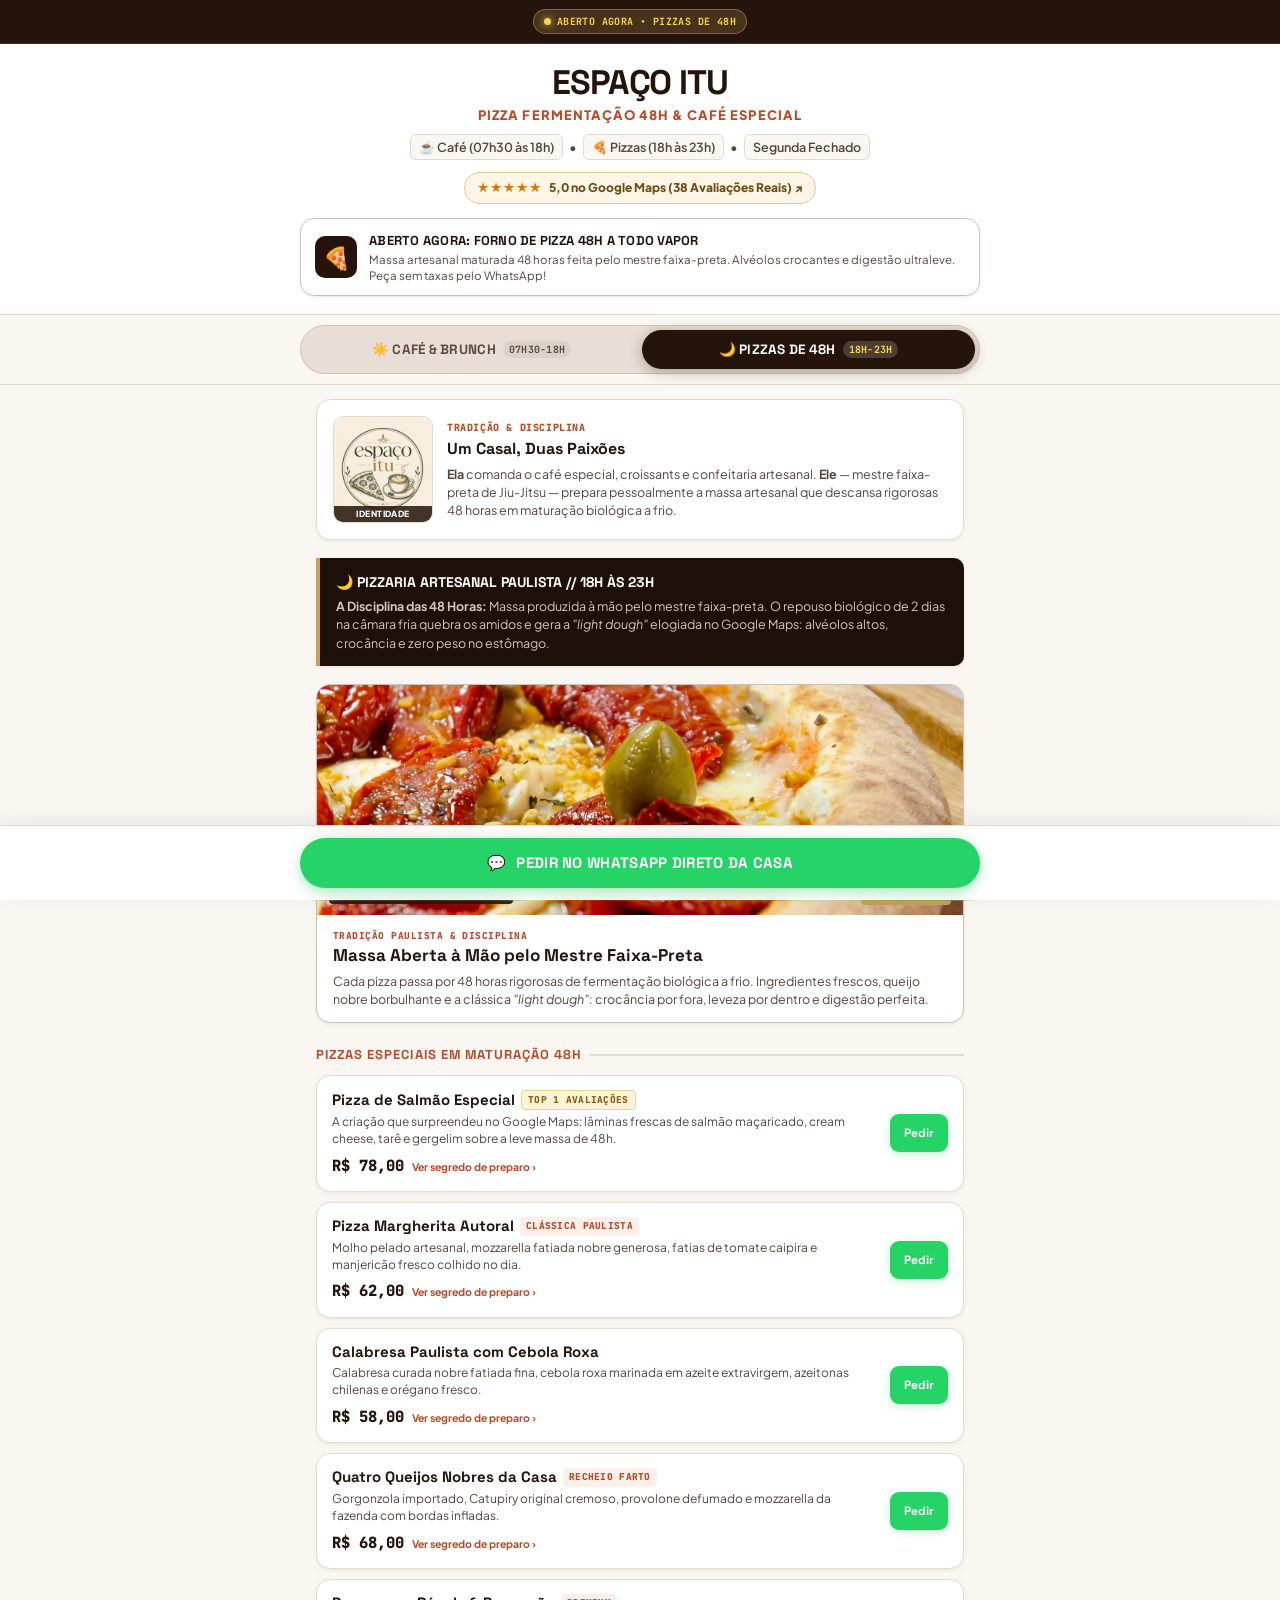
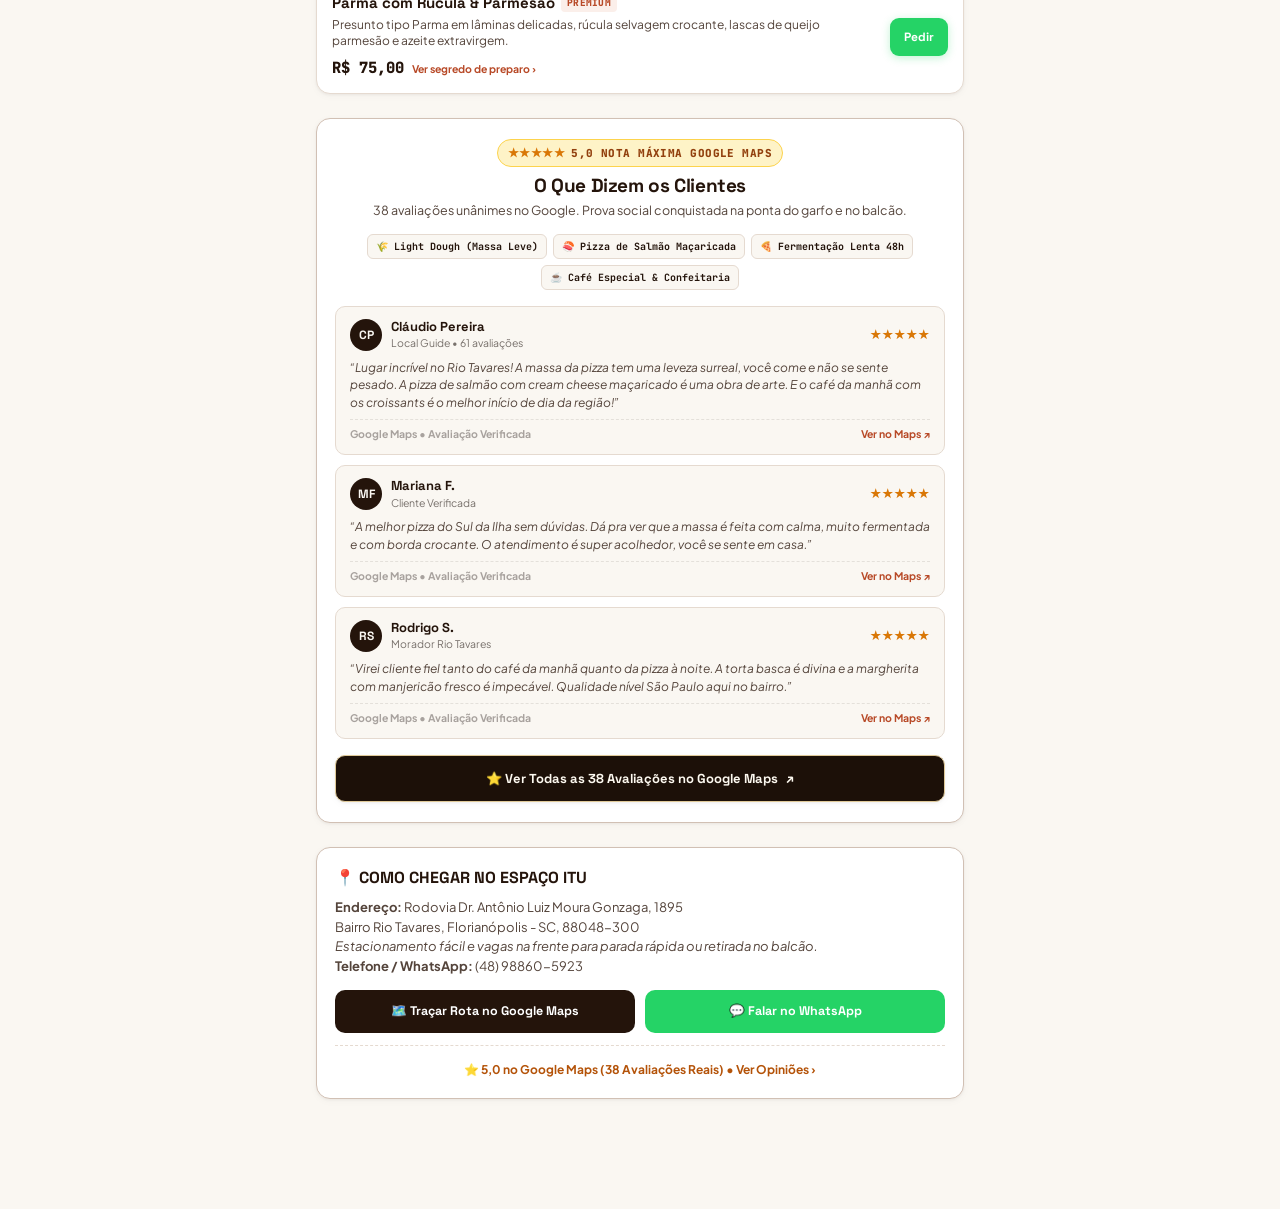
<file: index.html>
<!DOCTYPE html>
<html lang="pt-BR" prefix="og: http://ogp.me/ns#">
<head>
  <meta charset="UTF-8">
  <meta name="viewport" content="width=device-width, initial-scale=1.0, maximum-scale=1.0, user-scalable=no, viewport-fit=cover">
  
  <title>Espaço Itu | Pizza Artesanal Fermentação 48h & Café Especial • Rio Tavares</title>
  <meta name="description" content="Pizza de fermentação lenta maturada por 48h feita pelo faixa-preta e café especial de alta qualidade com croissants e brunch. Rod. Dr. Antônio Luiz Moura Gonzaga, 1895 - Rio Tavares, Florianópolis. Pedidos direto no WhatsApp!">
  <meta name="theme-color" content="#24140B">
  <meta http-equiv="Cache-Control" content="no-cache, no-store, must-revalidate">
  <meta http-equiv="Pragma" content="no-cache">
  <meta http-equiv="Expires" content="0">

  <!-- Open Graph / WhatsApp Preview Canônico -->
  <meta property="og:type" content="website">
  <meta property="og:url" content="https://advocaciadigitalavancada-create.github.io/espaco-itu/">
  <meta property="og:title" content="Espaço Itu • Pizza Fermentada 48h & Café Especial">
  <meta property="og:description" content="Ele na massa artesanal de 48h (mestre faixa-preta). Ela no café de alta qualidade e brunch. 5.0★ no Google Maps. Peça direto no WhatsApp sem taxas!">
  <meta property="og:image" content="https://advocaciadigitalavancada-create.github.io/espaco-itu/assets/logo_espaco_itu.jpg">
  <meta property="og:image:secure_url" content="https://advocaciadigitalavancada-create.github.io/espaco-itu/assets/logo_espaco_itu.jpg">
  <meta property="og:image:type" content="image/jpeg">
  <meta property="og:image:width" content="1200">
  <meta property="og:image:height" content="630">
  <meta property="og:locale" content="pt_BR">
  <meta property="og:site_name" content="Espaço Itu - Rio Tavares">

  <!-- Fonts -->
  <link rel="preconnect" href="https://fonts.googleapis.com">
  <link rel="preconnect" href="https://fonts.gstatic.com" crossorigin>
  <link href="https://fonts.googleapis.com/css2?family=Plus+Jakarta+Sans:wght@400;500;600;700;800&family=Space+Grotesk:wght@600;700;800&family=JetBrains+Mono:wght@600;700;800&display=swap" rel="stylesheet">

  <style>
    :root {
      /* PALETA DE ALTO CONTRASTE PARA LEITURA SOLAR (WCAG AAA) */
      --bg: #FAF7F2;
      --surface: #FFFFFF;
      --primary: #24140B;          /* Café torrado intenso (contraste > 14:1) */
      --primary-soft: #382418;
      --accent: #B84A28;           /* Terracota de forno a lenha */
      --accent-dark: #8A3319;
      --accent-light: #FBEFEA;     /* Fundo suave quente */
      --gold: #A97A24;             /* Dourado da crosta escurecido para leitura solar */
      --gold-light: #FDF6E7;
      --ink: #20130B;              /* Tipografia de máxima legibilidade */
      --ink-muted: #54443B;        /* Contraste 8.2:1 - ultra legível sob sol intenso */
      --border: #E5DAD0;           /* Divisores nítidos */
      --border-strong: #D1C0B4;
      --wa-green: #25D366;
      --wa-dark: #1DA851;
      --radius: 14px;
      --radius-sm: 8px;
      --shadow-sm: 0 1px 3px rgba(36, 20, 11, 0.05), 0 2px 8px rgba(36, 20, 11, 0.03);
      --shadow-md: 0 4px 16px rgba(36, 20, 11, 0.08);
      --shadow-lg: 0 10px 30px rgba(36, 20, 11, 0.14);
    }

    * {
      box-sizing: border-box;
      margin: 0;
      padding: 0;
      -webkit-tap-highlight-color: transparent;
    }

    body {
      background-color: var(--bg);
      font-family: 'Plus Jakarta Sans', -apple-system, BlinkMacSystemFont, sans-serif;
      color: var(--ink);
      line-height: 1.5;
      padding-bottom: 96px;
      -webkit-font-smoothing: antialiased;
      overflow-x: hidden;
    }

    /* BARRA SUPERIOR DE HORÁRIOS & STATUS DINÂMICO */
    .top-status-bar {
      background: var(--primary);
      color: #FFF;
      padding: 9px 16px;
      font-size: 11.5px;
      font-weight: 600;
      display: flex;
      justify-content: center;
      align-items: center;
      border-bottom: 1px solid rgba(255,255,255,0.12);
      position: relative;
      z-index: 101;
    }
    .top-address {
      display: flex;
      align-items: center;
      gap: 5px;
      color: #EADFD7;
      white-space: nowrap;
      overflow: hidden;
      text-overflow: ellipsis;
    }
    .status-pill {
      display: inline-flex;
      align-items: center;
      gap: 6px;
      padding: 4px 10px;
      border-radius: 20px;
      font-family: 'JetBrains Mono', monospace;
      font-size: 10px;
      font-weight: 700;
      letter-spacing: 0.04em;
      white-space: nowrap;
      transition: all 0.3s ease;
    }
    .status-pill.open-day {
      background: rgba(37, 211, 102, 0.18);
      color: #4ADE80;
      border: 1px solid rgba(74, 222, 128, 0.3);
    }
    .status-pill.open-night {
      background: rgba(197, 160, 89, 0.22);
      color: #FCD34D;
      border: 1px solid rgba(252, 211, 77, 0.35);
    }
    .status-pill.closed {
      background: rgba(239, 68, 68, 0.16);
      color: #FCA5A5;
      border: 1px solid rgba(248, 113, 113, 0.3);
    }
    .status-dot {
      width: 7px;
      height: 7px;
      border-radius: 50%;
      display: inline-block;
      position: relative;
    }
    .status-pill.open-day .status-dot {
      background: #4ADE80;
      box-shadow: 0 0 8px #4ADE80;
      animation: pulseGreen 2s infinite ease-in-out;
    }
    .status-pill.open-night .status-dot {
      background: #FCD34D;
      box-shadow: 0 0 8px #FCD34D;
      animation: pulseAmber 2s infinite ease-in-out;
    }
    .status-pill.closed .status-dot {
      background: #F87171;
    }

    @keyframes pulseGreen {
      0%, 100% { opacity: 1; transform: scale(1); }
      50% { opacity: 0.45; transform: scale(0.85); }
    }
    @keyframes pulseAmber {
      0%, 100% { opacity: 1; transform: scale(1); }
      50% { opacity: 0.5; transform: scale(0.85); }
    }

    /* HEADER */
    header {
      background: #FFF;
      border-bottom: 1px solid var(--border);
      padding: 22px 18px 18px;
      text-align: center;
      position: relative;
    }
    .brand-title {
      font-family: 'Space Grotesk', sans-serif;
      font-size: 34px;
      font-weight: 800;
      color: var(--primary);
      letter-spacing: -0.03em;
      text-transform: uppercase;
      line-height: 1;
    }
    .brand-sub {
      font-size: 13px;
      font-weight: 800;
      color: var(--accent);
      text-transform: uppercase;
      letter-spacing: 0.08em;
      margin-top: 6px;
    }
    .brand-meta {
      font-size: 12.5px;
      font-weight: 600;
      color: var(--ink-muted);
      margin-top: 8px;
      display: flex;
      justify-content: center;
      align-items: center;
      gap: 6px;
      flex-wrap: wrap;
    }
    .brand-meta-badge {
      display: inline-flex;
      align-items: center;
      gap: 4px;
      background: var(--bg);
      padding: 3px 8px;
      border-radius: 6px;
      border: 1px solid var(--border);
    }

    /* BADGE GOOGLE MAPS 5.0 */
    .google-badge {
      display: inline-flex;
      align-items: center;
      gap: 7px;
      background: var(--gold-light);
      border: 1.5px solid #DFC998;
      padding: 5px 12px;
      border-radius: 20px;
      font-size: 12px;
      font-weight: 800;
      color: #6C4F13;
      margin-top: 12px;
      text-decoration: none;
      transition: transform 0.2s ease, box-shadow 0.2s ease;
    }
    .google-badge:active {
      transform: scale(0.98);
    }
    .google-stars {
      color: #D97706;
      font-size: 13px;
      letter-spacing: 1px;
    }

    /* BANNER DINÂMICO DE STATUS EM TEMPO REAL */
    .live-status-card {
      margin: 14px auto 0;
      max-width: 680px;
      background: #FFFFFF;
      border: 1.5px solid var(--border-strong);
      border-radius: var(--radius);
      padding: 12px 14px;
      display: flex;
      align-items: center;
      gap: 12px;
      box-shadow: var(--shadow-sm);
    }
    .live-status-icon {
      width: 42px;
      height: 42px;
      border-radius: 10px;
      display: flex;
      align-items: center;
      justify-content: center;
      font-size: 22px;
      flex-shrink: 0;
    }
    .live-status-icon.day {
      background: var(--accent-light);
      color: var(--accent);
    }
    .live-status-icon.night {
      background: var(--primary);
      color: #FCD34D;
    }
    .live-status-icon.closed {
      background: #FEE2E2;
      color: #DC2626;
    }
    .live-status-info {
      flex: 1;
      text-align: left;
    }
    .live-status-title {
      font-family: 'Space Grotesk', sans-serif;
      font-size: 13px;
      font-weight: 800;
      color: var(--primary);
      text-transform: uppercase;
      letter-spacing: 0.02em;
      display: flex;
      align-items: center;
      gap: 6px;
    }
    .live-status-desc {
      font-size: 11.5px;
      color: var(--ink-muted);
      line-height: 1.35;
      margin-top: 2px;
    }

    /* SELETOR DE TURNOS TÁTIL (STICKY & FLUIDO) */
    .shift-selector-container {
      position: sticky;
      top: 0;
      z-index: 100;
      background: rgba(250, 247, 242, 0.94);
      padding: 10px 16px;
      border-bottom: 1px solid var(--border);
      backdrop-filter: blur(10px);
      -webkit-backdrop-filter: blur(10px);
      transition: background 0.3s ease;
    }
    .shift-selector {
      max-width: 680px;
      margin: 0 auto;
      background: #E8DED6;
      border-radius: 32px;
      display: grid;
      grid-template-columns: 1fr 1fr;
      padding: 4px;
      gap: 4px;
      border: 1px solid var(--border-strong);
      position: relative;
    }
    .shift-btn {
      border: none;
      background: transparent;
      padding: 11px 12px;
      border-radius: 28px;
      font-family: 'Space Grotesk', sans-serif;
      font-size: 13.5px;
      font-weight: 800;
      color: #5C4B40;
      cursor: pointer;
      display: flex;
      align-items: center;
      justify-content: center;
      gap: 7px;
      transition: all 0.25s cubic-bezier(0.16, 1, 0.3, 1);
      text-transform: uppercase;
      letter-spacing: 0.02em;
      position: relative;
      outline: none;
    }
    .shift-btn:active {
      transform: scale(0.97);
    }
    .shift-btn.active {
      background: #FFFFFF;
      color: var(--primary);
      box-shadow: 0 3px 12px rgba(36, 20, 11, 0.12);
    }
    .shift-btn.active.night {
      background: var(--primary);
      color: #FFFFFF;
      box-shadow: 0 3px 14px rgba(36, 20, 11, 0.3);
    }
    .shift-btn .shift-tag {
      font-size: 10px;
      padding: 2px 6px;
      border-radius: 10px;
      font-family: 'JetBrains Mono', monospace;
      font-weight: 700;
      background: rgba(0,0,0,0.06);
    }
    .shift-btn.active.night .shift-tag {
      background: rgba(255,255,255,0.18);
      color: #FCD34D;
    }

    /* CONTAINER PRINCIPAL */
    .container {
      max-width: 680px;
      margin: 0 auto;
      padding: 14px 16px;
    }

    /* BOX AUTORAL: A HISTÓRIA DO CASAL */
    .story-card {
      background: #FFF;
      border: 1.5px solid var(--border);
      border-radius: var(--radius);
      padding: 16px;
      margin-bottom: 18px;
      box-shadow: var(--shadow-sm);
    }
    .story-grid {
      display: grid;
      grid-template-columns: 100px 1fr;
      gap: 14px;
      align-items: center;
    }
    .story-img-wrap {
      position: relative;
      border-radius: 10px;
      overflow: hidden;
      border: 1.5px solid var(--border);
    }
    .story-img {
      width: 100px;
      height: 105px;
      object-fit: cover;
      display: block;
    }
    .story-img-badge {
      position: absolute;
      bottom: 0;
      left: 0;
      right: 0;
      background: rgba(36, 20, 11, 0.85);
      color: #FFF;
      font-size: 8.5px;
      font-weight: 800;
      text-align: center;
      padding: 2px 0;
      text-transform: uppercase;
      letter-spacing: 0.05em;
    }
    .story-tag {
      font-family: 'JetBrains Mono', monospace;
      font-size: 10px;
      font-weight: 800;
      color: var(--accent);
      text-transform: uppercase;
      letter-spacing: 0.06em;
    }
    .story-title {
      font-family: 'Space Grotesk', sans-serif;
      font-size: 16px;
      font-weight: 800;
      color: var(--primary);
      margin: 2px 0 4px;
    }
    .story-desc {
      font-size: 12.5px;
      line-height: 1.45;
      color: var(--ink-muted);
    }

    /* BANNER DE DESTAQUE DO TURNO */
    .shift-banner {
      background: var(--accent-light);
      border-left: 4px solid var(--accent);
      padding: 14px 16px;
      border-radius: 0 10px 10px 0;
      margin-bottom: 18px;
      box-shadow: var(--shadow-sm);
    }
    .shift-banner.night-banner {
      background: #1C1008;
      border-left: 4px solid #C5A059;
      color: #FFF;
    }
    .shift-banner h3 {
      font-family: 'Space Grotesk', sans-serif;
      font-size: 14px;
      font-weight: 800;
      text-transform: uppercase;
      margin-bottom: 4px;
      display: flex;
      align-items: center;
      gap: 6px;
    }
    .shift-banner p {
      font-size: 12.5px;
      line-height: 1.45;
      color: #4A3A31;
    }
    .shift-banner.night-banner p {
      color: #D3C6BD;
    }

    /* MICROINTERAÇÕES E TRANSIÇÕES DE ABAS */
    .menu-section {
      display: none;
      opacity: 0;
      transform: translateY(10px);
      transition: opacity 0.3s cubic-bezier(0.16, 1, 0.3, 1), transform 0.3s cubic-bezier(0.16, 1, 0.3, 1);
    }
    .menu-section.active {
      display: block;
      opacity: 1;
      transform: translateY(0);
      animation: tabFadeSlideIn 0.35s cubic-bezier(0.16, 1, 0.3, 1) forwards;
    }
    @keyframes tabFadeSlideIn {
      0% {
        opacity: 0;
        transform: translateY(12px);
      }
      100% {
        opacity: 1;
        transform: translateY(0);
      }
    }

    .menu-category-title {
      font-family: 'Space Grotesk', sans-serif;
      font-size: 13px;
      font-weight: 800;
      text-transform: uppercase;
      letter-spacing: 0.08em;
      color: var(--accent);
      margin: 22px 0 10px;
      display: flex;
      align-items: center;
      gap: 8px;
    }
    .menu-category-title::after {
      content: "";
      flex: 1;
      height: 1.5px;
      background: var(--border);
    }

    /* CARDS DE ITENS MOBILE COM EFEITO TÁTIL */
    .item-card {
      background: #FFF;
      border: 1.5px solid var(--border);
      border-radius: var(--radius);
      padding: 14px 15px;
      margin-bottom: 10px;
      display: flex;
      justify-content: space-between;
      align-items: center;
      gap: 12px;
      box-shadow: var(--shadow-sm);
      cursor: pointer;
      position: relative;
      transition: all 0.2s cubic-bezier(0.16, 1, 0.3, 1);
      user-select: none;
    }
    .item-card:hover {
      border-color: var(--border-strong);
      box-shadow: var(--shadow-md);
      transform: translateY(-1px);
    }
    .item-card:active {
      transform: scale(0.985);
      background: #FCFAF8;
    }
    .item-info {
      flex: 1;
      min-width: 0;
    }
    .item-header-row {
      display: flex;
      align-items: center;
      gap: 6px;
      flex-wrap: wrap;
    }
    .item-name {
      font-family: 'Space Grotesk', sans-serif;
      font-size: 15px;
      font-weight: 800;
      color: var(--primary);
      line-height: 1.25;
    }
    .item-tag {
      font-family: 'JetBrains Mono', monospace;
      font-size: 9.5px;
      font-weight: 800;
      background: var(--accent-light);
      color: var(--accent);
      padding: 2px 6px;
      border-radius: 4px;
      text-transform: uppercase;
      letter-spacing: 0.03em;
      white-space: nowrap;
    }
    .item-tag.highlight {
      background: #FDF4D8;
      color: #8C5E0D;
      border: 1px solid #E6D49C;
    }
    .item-desc {
      font-size: 12px;
      color: var(--ink-muted);
      margin-top: 4px;
      line-height: 1.4;
      display: -webkit-box;
      -webkit-line-clamp: 2;
      -webkit-box-orient: vertical;
      overflow: hidden;
    }
    .item-bottom-row {
      display: flex;
      align-items: baseline;
      gap: 8px;
      margin-top: 6px;
    }
    .item-price {
      font-family: 'JetBrains Mono', monospace;
      font-size: 15.5px;
      font-weight: 800;
      color: var(--primary);
    }
    .item-tap-hint {
      font-size: 10.5px;
      font-weight: 700;
      color: var(--accent);
      display: inline-flex;
      align-items: center;
      gap: 3px;
    }

    /* BOTÃO DE PEDIDO RÁPIDO NO CARD */
    .btn-order-item {
      background: var(--wa-green);
      color: #FFF;
      border: none;
      padding: 10px 14px;
      border-radius: 9px;
      font-family: 'Space Grotesk', sans-serif;
      font-size: 12px;
      font-weight: 800;
      cursor: pointer;
      text-decoration: none;
      display: inline-flex;
      align-items: center;
      gap: 6px;
      white-space: nowrap;
      flex-shrink: 0;
      box-shadow: 0 2px 8px rgba(37, 211, 102, 0.28);
      transition: all 0.15s ease;
      z-index: 2;
    }
    .btn-order-item:active {
      transform: scale(0.95);
      background: var(--wa-dark);
    }

    /* THUMBNAIL FOTOGRÁFICA DO ITEM NO CARDÁPIO */
    .item-thumb-wrap {
      width: 76px;
      height: 76px;
      border-radius: 11px;
      overflow: hidden;
      flex-shrink: 0;
      background: var(--surface);
      border: 1.5px solid var(--border);
      box-shadow: 0 2px 6px rgba(36, 20, 11, 0.08);
      position: relative;
    }
    .item-thumb-img {
      width: 100%;
      height: 100%;
      object-fit: cover;
      display: block;
      transition: transform 0.25s ease;
    }
    .item-card:hover .item-thumb-img {
      transform: scale(1.05);
    }

    /* MÓDULO COMO CHEGAR */
    .location-card {
      background: #FFF;
      border: 1.5px solid var(--border-strong);
      border-radius: var(--radius);
      padding: 18px;
      margin-top: 24px;
      box-shadow: var(--shadow-sm);
    }
    .location-title {
      font-family: 'Space Grotesk', sans-serif;
      font-size: 16px;
      font-weight: 800;
      text-transform: uppercase;
      color: var(--primary);
      margin-bottom: 8px;
      display: flex;
      align-items: center;
      gap: 8px;
    }
    .location-info {
      font-size: 13px;
      color: var(--ink-muted);
      line-height: 1.5;
      margin-bottom: 14px;
    }
    .location-actions {
      display: grid;
      grid-template-columns: 1fr 1fr;
      gap: 10px;
    }
    .btn-loc {
      display: flex;
      align-items: center;
      justify-content: center;
      gap: 8px;
      padding: 12px;
      border-radius: 10px;
      font-family: 'Space Grotesk', sans-serif;
      font-size: 12.5px;
      font-weight: 800;
      text-decoration: none;
      text-align: center;
      transition: transform 0.2s ease;
    }
    .btn-loc:active {
      transform: scale(0.97);
    }
    .btn-loc-maps {
      background: var(--primary);
      color: #FFF;
    }
    .btn-loc-wa {
      background: var(--wa-green);
      color: #FFF;
    }

    /* LINK SECUNDÁRIO DE REVIEWS NO CARD DE LOCALIZAÇÃO */
    .location-reviews-row {
      margin-top: 12px;
      text-align: center;
      padding-top: 10px;
      border-top: 1px dashed var(--border);
    }
    .location-reviews-link {
      display: inline-flex;
      align-items: center;
      gap: 6px;
      font-size: 12px;
      font-weight: 700;
      color: #B45309;
      text-decoration: none;
      transition: opacity 0.2s ease;
    }
    .location-reviews-link:hover {
      opacity: 0.85;
      text-decoration: underline;
    }

    /* CARD DE DESTAQUE MONUMENTAL DA PIZZA NA SEÇÃO NOTURNA */
    .pizza-feature-card {
      background: #FFFFFF;
      border: 1.5px solid var(--border-strong);
      border-radius: var(--radius);
      overflow: hidden;
      margin-bottom: 18px;
      box-shadow: var(--shadow-sm);
    }
    .pizza-feature-img-wrap {
      position: relative;
      width: 100%;
      height: 230px;
      background: #1C1008;
      overflow: hidden;
    }
    .pizza-feature-img {
      width: 100%;
      height: 100%;
      object-fit: cover;
      display: block;
      transition: transform 0.4s ease;
    }
    .pizza-feature-card:hover .pizza-feature-img {
      transform: scale(1.03);
    }
    .pizza-feature-overlay {
      position: absolute;
      bottom: 10px;
      left: 12px;
      right: 12px;
      display: flex;
      justify-content: space-between;
      align-items: center;
      gap: 8px;
      pointer-events: none;
    }
    .pizza-badge-artesanal {
      background: rgba(36, 20, 11, 0.9);
      color: #FDF9F0;
      font-family: 'JetBrains Mono', monospace;
      font-size: 9.5px;
      font-weight: 800;
      padding: 4px 8px;
      border-radius: 4px;
      letter-spacing: 0.05em;
      text-transform: uppercase;
      backdrop-filter: blur(4px);
    }
    .pizza-badge-rating {
      background: #C5A059;
      color: #1C1008;
      font-family: 'Space Grotesk', sans-serif;
      font-size: 10px;
      font-weight: 800;
      padding: 4px 8px;
      border-radius: 4px;
      letter-spacing: 0.04em;
    }
    .pizza-feature-content {
      padding: 14px 16px;
    }
    .pizza-feature-tag {
      font-family: 'JetBrains Mono', monospace;
      font-size: 9.5px;
      font-weight: 800;
      color: var(--accent);
      text-transform: uppercase;
      letter-spacing: 0.05em;
    }
    .pizza-feature-title {
      font-family: 'Space Grotesk', sans-serif;
      font-size: 17px;
      font-weight: 800;
      color: var(--primary);
      margin: 2px 0 6px;
      line-height: 1.25;
    }
    .pizza-feature-desc {
      font-size: 12.5px;
      line-height: 1.45;
      color: var(--ink-muted);
    }

    /* SEÇÃO DE AVALIAÇÕES GOOGLE MAPS (5.0 ★★★★★) */
    .reviews-section {
      background: #FFFFFF;
      border: 1.5px solid var(--border-strong);
      border-radius: var(--radius);
      padding: 20px 18px;
      margin-top: 24px;
      box-shadow: var(--shadow-sm);
    }
    .reviews-header {
      text-align: center;
      margin-bottom: 14px;
    }
    .reviews-badge {
      display: inline-flex;
      align-items: center;
      gap: 6px;
      background: #FEF3C7;
      border: 1px solid #FCD34D;
      color: #92400E;
      font-family: 'JetBrains Mono', monospace;
      font-size: 11px;
      font-weight: 800;
      padding: 4px 10px;
      border-radius: 20px;
      letter-spacing: 0.04em;
      margin-bottom: 8px;
    }
    .reviews-badge .reviews-stars {
      color: #D97706;
      font-size: 12px;
    }
    .reviews-title {
      font-family: 'Space Grotesk', sans-serif;
      font-size: 19px;
      font-weight: 800;
      color: var(--primary);
      line-height: 1.2;
      letter-spacing: -0.02em;
    }
    .reviews-subtitle {
      font-size: 12.5px;
      color: var(--ink-muted);
      margin-top: 4px;
      line-height: 1.4;
    }
    .google-tags-strip {
      display: flex;
      flex-wrap: wrap;
      gap: 6px;
      justify-content: center;
      margin: 12px 0 16px;
    }
    .gtag {
      background: var(--bg);
      border: 1px solid var(--border);
      color: var(--primary);
      font-family: 'JetBrains Mono', monospace;
      font-size: 10px;
      font-weight: 700;
      padding: 4px 8px;
      border-radius: 6px;
    }
    .reviews-grid {
      display: flex;
      flex-direction: column;
      gap: 10px;
    }
    .review-card {
      background: #FAF7F2;
      border: 1px solid var(--border);
      border-radius: 10px;
      padding: 12px 14px;
      text-decoration: none;
      color: inherit;
      display: block;
      transition: all 0.2s ease;
    }
    .review-card:hover {
      background: #F5EFE6;
      border-color: var(--border-strong);
      transform: translateY(-1px);
    }
    .review-card:active {
      transform: scale(0.99);
    }
    .review-card-top {
      display: flex;
      justify-content: space-between;
      align-items: center;
      margin-bottom: 8px;
    }
    .reviewer-info {
      display: flex;
      align-items: center;
      gap: 9px;
    }
    .reviewer-avatar {
      width: 32px;
      height: 32px;
      border-radius: 50%;
      background: var(--primary);
      color: #FAF7F2;
      display: flex;
      align-items: center;
      justify-content: center;
      font-family: 'Space Grotesk', sans-serif;
      font-size: 12px;
      font-weight: 800;
    }
    .reviewer-name {
      font-family: 'Space Grotesk', sans-serif;
      font-size: 13px;
      font-weight: 800;
      color: var(--primary);
      line-height: 1.2;
    }
    .reviewer-badge {
      font-size: 10.5px;
      color: #78716C;
      margin-top: 1px;
    }
    .review-stars {
      color: #D97706;
      font-size: 13px;
      letter-spacing: 1px;
    }
    .review-text {
      font-size: 12px;
      line-height: 1.45;
      color: var(--ink-muted);
      font-style: italic;
    }
    .review-footer {
      display: flex;
      justify-content: space-between;
      align-items: center;
      margin-top: 8px;
      padding-top: 6px;
      border-top: 1px dashed rgba(36, 20, 11, 0.1);
      font-size: 10.5px;
      font-weight: 700;
    }
    .review-date {
      color: #A8A29E;
    }
    .review-arrow {
      color: var(--accent);
    }
    .reviews-cta-wrap {
      margin-top: 16px;
      text-align: center;
    }
    .btn-all-reviews {
      display: flex;
      align-items: center;
      justify-content: center;
      gap: 8px;
      width: 100%;
      background: #1C1008;
      color: #FDF9F0;
      border: 1px solid #DFC998;
      padding: 13px 18px;
      border-radius: 10px;
      font-family: 'Space Grotesk', sans-serif;
      font-size: 13px;
      font-weight: 800;
      text-decoration: none;
      transition: all 0.2s ease;
      box-shadow: var(--shadow-sm);
    }
    .btn-all-reviews:hover {
      background: #2E1B10;
      border-color: #C5A059;
    }
    .btn-all-reviews:active {
      transform: scale(0.98);
    }

    /* BARRA FIXA INFERIOR */
    .bottom-bar {
      position: fixed;
      bottom: 0;
      left: 0;
      right: 0;
      background: rgba(255, 255, 255, 0.96);
      border-top: 1.5px solid var(--border);
      padding: 12px 16px;
      display: flex;
      justify-content: center;
      z-index: 999;
      box-shadow: 0 -4px 18px rgba(36, 20, 11, 0.08);
      backdrop-filter: blur(10px);
      -webkit-backdrop-filter: blur(10px);
    }
    .btn-cta-main {
      width: 100%;
      max-width: 680px;
      background: var(--wa-green);
      color: #FFF;
      border: none;
      padding: 14px 20px;
      border-radius: 30px;
      font-family: 'Space Grotesk', sans-serif;
      font-size: 15px;
      font-weight: 800;
      text-decoration: none;
      display: flex;
      align-items: center;
      justify-content: center;
      gap: 10px;
      box-shadow: 0 4px 14px rgba(37, 211, 102, 0.4);
      text-transform: uppercase;
      letter-spacing: 0.02em;
      transition: transform 0.15s ease, background 0.15s ease;
    }
    .btn-cta-main:active {
      transform: scale(0.98);
      background: var(--wa-dark);
    }

    /* MODAL / BOTTOM SHEET DRAWER DE DETALHES DO PRODUTO */
    .drawer-backdrop {
      position: fixed;
      top: 0;
      left: 0;
      right: 0;
      bottom: 0;
      background: rgba(20, 10, 5, 0.65);
      backdrop-filter: blur(5px);
      -webkit-backdrop-filter: blur(5px);
      z-index: 2000;
      opacity: 0;
      visibility: hidden;
      transition: opacity 0.3s cubic-bezier(0.16, 1, 0.3, 1), visibility 0.3s ease;
      display: flex;
      align-items: flex-end;
      justify-content: center;
    }
    .drawer-backdrop.active {
      opacity: 1;
      visibility: visible;
    }

    .drawer-sheet {
      background: #FFFFFF;
      width: 100%;
      max-width: 580px;
      max-height: 88vh;
      border-radius: 24px 24px 0 0;
      box-shadow: 0 -10px 40px rgba(0,0,0,0.3);
      display: flex;
      flex-direction: column;
      transform: translateY(100%);
      transition: transform 0.35s cubic-bezier(0.2, 0.9, 0.3, 1);
      overflow: hidden;
      border-top: 1px solid rgba(255,255,255,0.8);
    }
    .drawer-backdrop.active .drawer-sheet {
      transform: translateY(0);
    }

    /* CABEÇALHO DO DRAWER COM ALÇA TÁTIL */
    .drawer-handle-bar {
      padding: 10px 16px 6px;
      display: flex;
      flex-direction: column;
      align-items: center;
      background: #FFF;
      position: relative;
    }
    .drawer-handle {
      width: 44px;
      height: 5px;
      background: #D9CFC7;
      border-radius: 10px;
      margin-bottom: 6px;
    }
    .drawer-close-btn {
      position: absolute;
      top: 12px;
      right: 16px;
      background: #F3ECE6;
      border: none;
      width: 32px;
      height: 32px;
      border-radius: 50%;
      display: flex;
      align-items: center;
      justify-content: center;
      font-size: 16px;
      color: var(--primary);
      cursor: pointer;
      font-weight: 700;
      transition: background 0.2s ease;
    }
    .drawer-close-btn:active {
      background: #E5DAD0;
    }

    /* CONTEÚDO ROLÁVEL DO DRAWER */
    .drawer-content {
      padding: 4px 20px 24px;
      overflow-y: auto;
      -webkit-overflow-scrolling: touch;
    }

    .drawer-hero-img-wrap {
      width: 100%;
      height: 180px;
      border-radius: 16px;
      overflow: hidden;
      margin-bottom: 16px;
      position: relative;
      background: #24140B;
      border: 1px solid var(--border);
    }
    .drawer-hero-img {
      width: 100%;
      height: 100%;
      object-fit: cover;
    }
    .drawer-hero-badge {
      position: absolute;
      bottom: 10px;
      left: 12px;
      background: rgba(36, 20, 11, 0.88);
      color: #FCD34D;
      padding: 4px 10px;
      border-radius: 20px;
      font-family: 'JetBrains Mono', monospace;
      font-size: 10px;
      font-weight: 700;
      backdrop-filter: blur(4px);
    }

    .drawer-category-tag {
      font-family: 'JetBrains Mono', monospace;
      font-size: 10px;
      font-weight: 800;
      color: var(--accent);
      text-transform: uppercase;
      letter-spacing: 0.06em;
      display: inline-block;
    }
    .drawer-title-row {
      display: flex;
      justify-content: space-between;
      align-items: baseline;
      gap: 12px;
      margin-top: 4px;
      margin-bottom: 8px;
    }
    .drawer-item-title {
      font-family: 'Space Grotesk', sans-serif;
      font-size: 22px;
      font-weight: 800;
      color: var(--primary);
      line-height: 1.15;
    }
    .drawer-item-price {
      font-family: 'JetBrains Mono', monospace;
      font-size: 22px;
      font-weight: 800;
      color: var(--accent-dark);
      white-space: nowrap;
    }

    .drawer-desc {
      font-size: 14px;
      line-height: 1.5;
      color: var(--ink-muted);
      margin-bottom: 16px;
    }

    /* BOX GASTRONÔMICO: SEGREDO DO PROCESSO */
    .drawer-process-card {
      background: var(--bg);
      border: 1.5px solid var(--border);
      border-radius: 12px;
      padding: 14px;
      margin-bottom: 16px;
    }
    .drawer-process-title {
      font-family: 'Space Grotesk', sans-serif;
      font-size: 12.5px;
      font-weight: 800;
      text-transform: uppercase;
      color: var(--primary);
      letter-spacing: 0.04em;
      margin-bottom: 4px;
      display: flex;
      align-items: center;
      gap: 6px;
    }
    .drawer-process-body {
      font-size: 12.5px;
      line-height: 1.45;
      color: var(--ink-muted);
    }

    /* INGREDIENTES E NOTAS EM BADGES */
    .drawer-badges-list {
      display: flex;
      flex-wrap: wrap;
      gap: 6px;
      margin-bottom: 20px;
    }
    .drawer-badge-pill {
      background: #FFF;
      border: 1px solid var(--border-strong);
      padding: 4px 9px;
      border-radius: 20px;
      font-size: 11px;
      font-weight: 700;
      color: var(--primary);
      display: inline-flex;
      align-items: center;
      gap: 4px;
    }

    /* BOTÃO CTA DO DRAWER */
    .drawer-footer {
      padding: 12px 20px 18px;
      background: #FFFFFF;
      border-top: 1px solid var(--border);
    }
    .drawer-cta-btn {
      width: 100%;
      background: var(--wa-green);
      color: #FFF;
      border: none;
      padding: 15px 20px;
      border-radius: 30px;
      font-family: 'Space Grotesk', sans-serif;
      font-size: 14.5px;
      font-weight: 800;
      text-decoration: none;
      display: flex;
      align-items: center;
      justify-content: center;
      gap: 10px;
      box-shadow: 0 4px 14px rgba(37, 211, 102, 0.4);
      text-transform: uppercase;
      letter-spacing: 0.02em;
    }
    .drawer-cta-btn:active {
      background: var(--wa-dark);
      transform: scale(0.98);
    }
  </style>
</head>
<body>

  <!-- BARRA DE STATUS EM TEMPO REAL -->
  <div class="top-status-bar">
    <div class="status-pill open-day" id="top-status-pill">
      <span class="status-dot"></span>
      <span id="top-status-label">CARREGANDO...</span>
    </div>
  </div>

  <!-- CABEÇALHO -->
  <header>
    <h1 class="brand-title">ESPAÇO ITU</h1>
    <div class="brand-sub">Pizza Fermentação 48h & Café Especial</div>
    <div class="brand-meta">
      <span class="brand-meta-badge">☕ Café (07h30 às 18h)</span>
      <span>•</span>
      <span class="brand-meta-badge">🍕 Pizzas (18h às 23h)</span>
      <span>•</span>
      <span class="brand-meta-badge">Segunda Fechado</span>
    </div>

    <!-- SELO DE 5.0 ESTRELAS NO GOOGLE MAPS -->
    <div>
      <a href="https://www.google.com/maps/search/?api=1&query=Espa%C3%A7o+Itu+Pizzas+e+Caf%C3%A9s+Rodovia+Dr.+Ant%C3%B4nio+Luiz+Moura+Gonzaga+1895+Rio+Tavares+Florian%C3%B3polis" target="_blank" class="google-badge" title="Ver avaliações 5.0 no Google Maps">
        <span class="google-stars">★★★★★</span>
        <span>5,0 no Google Maps (38 Avaliações Reais) ↗</span>
      </a>
    </div>

    <!-- BANNER DINÂMICO DE FUNCIONAMENTO AGORA -->
    <div class="live-status-card" id="live-status-card">
      <div class="live-status-icon day" id="live-status-icon">☀️</div>
      <div class="live-status-info">
        <div class="live-status-title" id="live-status-title">ABERTO AGORA: TURNO CAFÉ & BRUNCH</div>
        <div class="live-status-desc" id="live-status-desc">Café coado na hora, croissants folhados e brunch até às 18h. A partir das 18h, forno de pizza aceso!</div>
      </div>
    </div>
  </header>

  <!-- SELETOR DE TURNOS TÁTIL COM MICROINTERAÇÃO -->
  <div class="shift-selector-container">
    <div class="shift-selector" role="tablist">
      <button class="shift-btn active" id="btn-shift-day" onclick="setShift('day')" role="tab" aria-selected="true" aria-controls="section-day">
        <span>☀️ Café & Brunch</span>
        <span class="shift-tag">07h30-18h</span>
      </button>
      <button class="shift-btn" id="btn-shift-night" onclick="setShift('night')" role="tab" aria-selected="false" aria-controls="section-night">
        <span>🌙 Pizzas de 48h</span>
        <span class="shift-tag">18h-23h</span>
      </button>
    </div>
  </div>

  <div class="container">

    <!-- HISTÓRIA REAL DOS PROPRIETÁRIOS -->
    <div class="story-card">
      <div class="story-grid">
        <div class="story-img-wrap" style="background: #24140B; display: flex; align-items: center; justify-content: center;">
          <img src="assets/logo_espaco_itu.jpg" alt="Logo Oficial Espaço Itu - Rio Tavares" class="story-img" style="object-fit: cover;">
          <div class="story-img-badge">Identidade</div>
        </div>
        <div>
          <div class="story-tag">TRADIÇÃO & DISCIPLINA</div>
          <div class="story-title">Um Casal, Duas Paixões</div>
          <div class="story-desc">
            <strong>Ela</strong> comanda o café especial, croissants e confeitaria artesanal. <strong>Ele</strong> — mestre faixa-preta de Jiu-Jitsu — prepara pessoalmente a massa artesanal que descansa rigorosas 48 horas em maturação biológica a frio.
          </div>
        </div>
      </div>
    </div>

    <!-- SEÇÃO DIA: CAFÉ & BRUNCH -->
    <div id="section-day" class="menu-section active" role="tabpanel">
      
      <div class="shift-banner">
        <h3>☕ Manhã & Tarde Acolhedora // 07h30 às 18h</h3>
        <p><em>"Pare, respire, tome um café."</em> Grãos especiais selecionados, croissants franceses quentinhos, avocado toast e confeitaria artesanal.</p>
      </div>

      <div class="menu-category-title">Cafés Especiais & Bebidas</div>

      <!-- ITEM 1 -->
      <div class="item-card" onclick="openProductDrawer('cafe-coado')">
        <div class="item-info">
          <div class="item-header-row">
            <span class="item-name">Café Coado Filtrado Especial</span>
            <span class="item-tag">Grãos Selecionados</span>
          </div>
          <div class="item-desc">Método filtrado valorizando notas sensoriais limpas, doçura de caramelo e corpo aveludado.</div>
          <div class="item-bottom-row">
            <span class="item-price">R$ 12,00</span>
            <span class="item-tap-hint">Ver detalhes ›</span>
          </div>
        </div>
        <div class="item-thumb-wrap">
          <img src="assets/foto_cafe_filtrado.jpg" alt="Café Coado Filtrado Especial" class="item-thumb-img" loading="lazy">
        </div>
      </div>

      <!-- ITEM 2 -->
      <div class="item-card" onclick="openProductDrawer('espresso-cappuccino')">
        <div class="item-info">
          <div class="item-header-row">
            <span class="item-name">Espresso Duplo / Cappuccino Italiano</span>
          </div>
          <div class="item-desc">Extração sob pressão com crema aveludada e leite vaporizado em microespuma brilhante.</div>
          <div class="item-bottom-row">
            <span class="item-price">R$ 14,00</span>
            <span class="item-tap-hint">Ver detalhes ›</span>
          </div>
        </div>
        <div class="item-thumb-wrap">
          <img src="assets/foto_cafe_filtrado.jpg" alt="Espresso Duplo / Cappuccino Italiano" class="item-thumb-img" loading="lazy">
        </div>
      </div>

      <!-- ITEM 3 -->
      <div class="item-card" onclick="openProductDrawer('smoothies-sucos')">
        <div class="item-info">
          <div class="item-header-row">
            <span class="item-name">Smoothies da Casa & Sucos Naturais</span>
          </div>
          <div class="item-desc">Frutas frescas batidas na hora sem adição de conservantes ou açúcares refinados.</div>
          <div class="item-bottom-row">
            <span class="item-price">R$ 16,00</span>
            <span class="item-tap-hint">Ver detalhes ›</span>
          </div>
        </div>
        <div class="item-thumb-wrap">
          <img src="assets/foto_tostada_frutas.jpg" alt="Smoothies da Casa & Sucos Naturais" class="item-thumb-img" loading="lazy">
        </div>
      </div>

      <div class="menu-category-title">Brunch & Confeitaria Afetiva</div>

      <!-- ITEM 4 -->
      <div class="item-card" onclick="openProductDrawer('croissant-geleia')">
        <div class="item-info">
          <div class="item-header-row">
            <span class="item-name">Croissant com Geleia de Frutas Vermelhas</span>
            <span class="item-tag highlight">Campeão da Casa</span>
          </div>
          <div class="item-desc">Folhado amanteigado clássico com dobras francesas, ultracrocante por fora e macio por dentro.</div>
          <div class="item-bottom-row">
            <span class="item-price">R$ 18,00</span>
            <span class="item-tap-hint">Ver detalhes ›</span>
          </div>
        </div>
        <div class="item-thumb-wrap">
          <img src="assets/foto_croissant_insta_hd.jpg" alt="Croissant com Geleia de Frutas Vermelhas" class="item-thumb-img" loading="lazy">
        </div>
      </div>

      <!-- ITEM 5 -->
      <div class="item-card" onclick="openProductDrawer('avocado-toast')">
        <div class="item-info">
          <div class="item-header-row">
            <span class="item-name">Avocado Toast no Pão Artesanal</span>
          </div>
          <div class="item-desc">Pão rústico tostado na manteiga de fazenda, pasta de abacate com flor de sal e ovos caipiras.</div>
          <div class="item-bottom-row">
            <span class="item-price">R$ 28,00</span>
            <span class="item-tap-hint">Ver detalhes ›</span>
          </div>
        </div>
        <div class="item-thumb-wrap">
          <img src="assets/foto_tostada_insta_hd.jpg" alt="Avocado Toast no Pão Artesanal" class="item-thumb-img" loading="lazy">
        </div>
      </div>

      <!-- ITEM 6 -->
      <div class="item-card" onclick="openProductDrawer('torta-basca')">
        <div class="item-info">
          <div class="item-header-row">
            <span class="item-name">Torta Basca Dourada Queimadinha</span>
            <span class="item-tag">Fatia do Dia</span>
          </div>
          <div class="item-desc">Cheesecake de San Sebastián com casquinha caramelizada e interior supercremoso e aveludado.</div>
          <div class="item-bottom-row">
            <span class="item-price">R$ 18,00</span>
            <span class="item-tap-hint">Ver detalhes ›</span>
          </div>
        </div>
        <div class="item-thumb-wrap">
          <img src="assets/raw_torta_basca.png" alt="Torta Basca Dourada Queimadinha" class="item-thumb-img" loading="lazy">
        </div>
      </div>

      <!-- ITEM 7 -->
      <div class="item-card" onclick="openProductDrawer('queijadinha')">
        <div class="item-info">
          <div class="item-header-row">
            <span class="item-name">Queijadinha Tradicional Paulista</span>
          </div>
          <div class="item-desc">Receita artesanal com bastante coco fresco úmido e queijo curado, assada douradinha.</div>
          <div class="item-bottom-row">
            <span class="item-price">R$ 10,00</span>
            <span class="item-tap-hint">Ver detalhes ›</span>
          </div>
        </div>
        <div class="item-thumb-wrap">
          <img src="assets/pratos_cafe_reel.jpg" alt="Queijadinha Tradicional Paulista" class="item-thumb-img" loading="lazy">
        </div>
      </div>

    </div>

    <!-- SEÇÃO NOITE: PIZZAS 48H -->
    <div id="section-night" class="menu-section" role="tabpanel">
      
      <div class="shift-banner night-banner">
        <h3>🌙 Pizzaria Artesanal Paulista // 18h às 23h</h3>
        <p><strong>A Disciplina das 48 Horas:</strong> Massa produzida à mão pelo mestre faixa-preta. O repouso biológico de 2 dias na câmara fria quebra os amidos e gera a <em>"light dough"</em> elogiada no Google Maps: alvéolos altos, crocância e zero peso no estômago.</p>
      </div>

      <!-- DESTAQUE VISUAL DA PIZZA ARTESANAL COM FOTO REAL -->
      <div class="pizza-feature-card">
        <div class="pizza-feature-img-wrap">
          <img src="assets/pizza lateral foto estilosa.jpg" alt="Pizza Artesanal de Fermentação 48h - Espaço Itu" class="pizza-feature-img">
          <div class="pizza-feature-overlay">
            <span class="pizza-badge-artesanal">MATURAÇÃO 48H • MASSA LEVE</span>
            <span class="pizza-badge-rating">★ 5.0 GOOGLE</span>
          </div>
        </div>
        <div class="pizza-feature-content">
          <div class="pizza-feature-tag">TRADIÇÃO PAULISTA & DISCIPLINA</div>
          <div class="pizza-feature-title">Massa Aberta à Mão pelo Mestre Faixa-Preta</div>
          <p class="pizza-feature-desc">Cada pizza passa por 48 horas rigorosas de fermentação biológica a frio. Ingredientes frescos, queijo nobre borbulhante e a clássica <em>"light dough"</em>: crocância por fora, leveza por dentro e digestão perfeita.</p>
        </div>
      </div>

      <div class="menu-category-title">Pizzas Especiais em Maturação 48h</div>

      <!-- PIZZA 1 -->
      <div class="item-card" onclick="openProductDrawer('pizza-salmao')">
        <div class="item-info">
          <div class="item-header-row">
            <span class="item-name">Pizza de Salmão Especial</span>
            <span class="item-tag highlight">Top 1 Avaliações</span>
          </div>
          <div class="item-desc">A criação que surpreendeu no Google Maps: lâminas frescas de salmão maçaricado, cream cheese, tarê e gergelim sobre a leve massa de 48h.</div>
          <div class="item-bottom-row">
            <span class="item-price">R$ 78,00</span>
            <span class="item-tap-hint">Ver segredo de preparo ›</span>
          </div>
        </div>
        <a href="https://wa.me/5548988605923?text=Ol%C3%A1!%20Quero%20pedir%20a%20Pizza%20de%20Salm%C3%A3o%20Especial%20(R$%2078,00)" class="btn-order-item" target="_blank" onclick="event.stopPropagation()">Pedir</a>
      </div>

      <!-- PIZZA 2 -->
      <div class="item-card" onclick="openProductDrawer('pizza-margherita')">
        <div class="item-info">
          <div class="item-header-row">
            <span class="item-name">Pizza Margherita Autoral</span>
            <span class="item-tag">Clássica Paulista</span>
          </div>
          <div class="item-desc">Molho pelado artesanal, mozzarella fatiada nobre generosa, fatias de tomate caipira e manjericão fresco colhido no dia.</div>
          <div class="item-bottom-row">
            <span class="item-price">R$ 62,00</span>
            <span class="item-tap-hint">Ver segredo de preparo ›</span>
          </div>
        </div>
        <a href="https://wa.me/5548988605923?text=Ol%C3%A1!%20Quero%20pedir%20a%20Pizza%20Margherita%20Autoral%20(R$%2062,00)" class="btn-order-item" target="_blank" onclick="event.stopPropagation()">Pedir</a>
      </div>

      <!-- PIZZA 3 -->
      <div class="item-card" onclick="openProductDrawer('pizza-calabresa')">
        <div class="item-info">
          <div class="item-header-row">
            <span class="item-name">Calabresa Paulista com Cebola Roxa</span>
          </div>
          <div class="item-desc">Calabresa curada nobre fatiada fina, cebola roxa marinada em azeite extravirgem, azeitonas chilenas e orégano fresco.</div>
          <div class="item-bottom-row">
            <span class="item-price">R$ 58,00</span>
            <span class="item-tap-hint">Ver segredo de preparo ›</span>
          </div>
        </div>
        <a href="https://wa.me/5548988605923?text=Ol%C3%A1!%20Quero%20pedir%20a%20Pizza%20Calabresa%20Paulista%20(R$%2058,00)" class="btn-order-item" target="_blank" onclick="event.stopPropagation()">Pedir</a>
      </div>

      <!-- PIZZA 4 -->
      <div class="item-card" onclick="openProductDrawer('pizza-quatro-queijos')">
        <div class="item-info">
          <div class="item-header-row">
            <span class="item-name">Quatro Queijos Nobres da Casa</span>
            <span class="item-tag">Recheio Farto</span>
          </div>
          <div class="item-desc">Gorgonzola importado, Catupiry original cremoso, provolone defumado e mozzarella da fazenda com bordas infladas.</div>
          <div class="item-bottom-row">
            <span class="item-price">R$ 68,00</span>
            <span class="item-tap-hint">Ver segredo de preparo ›</span>
          </div>
        </div>
        <a href="https://wa.me/5548988605923?text=Ol%C3%A1!%20Quero%20pedir%20a%20Pizza%20Quatro%20Queijos%20(R$%2068,00)" class="btn-order-item" target="_blank" onclick="event.stopPropagation()">Pedir</a>
      </div>

      <!-- PIZZA 5 -->
      <div class="item-card" onclick="openProductDrawer('pizza-parma')">
        <div class="item-info">
          <div class="item-header-row">
            <span class="item-name">Parma com Rúcula & Parmesão</span>
            <span class="item-tag">Premium</span>
          </div>
          <div class="item-desc">Presunto tipo Parma em lâminas delicadas, rúcula selvagem crocante, lascas de queijo parmesão e azeite extravirgem.</div>
          <div class="item-bottom-row">
            <span class="item-price">R$ 75,00</span>
            <span class="item-tap-hint">Ver segredo de preparo ›</span>
          </div>
        </div>
        <a href="https://wa.me/5548988605923?text=Ol%C3%A1!%20Quero%20pedir%20a%20Pizza%20de%20Parma%20com%20R%C3%BAcula%20(R$%2075,00)" class="btn-order-item" target="_blank" onclick="event.stopPropagation()">Pedir</a>
      </div>

    </div>

    <!-- SEÇÃO AVALIAÇÕES REAIS GOOGLE MAPS (5.0 ★★★★★) -->
    <section class="reviews-section" id="avaliacoes-google">
      <div class="reviews-header">
        <div class="reviews-badge">
          <span class="reviews-stars">★★★★★</span>
          <span>5,0 NOTA MÁXIMA GOOGLE MAPS</span>
        </div>
        <h2 class="reviews-title">O Que Dizem os Clientes</h2>
        <p class="reviews-subtitle">38 avaliações unânimes no Google. Prova social conquistada na ponta do garfo e no balcão.</p>
      </div>

      <!-- TAGS OFICIAIS INDEXADAS PELO GOOGLE MAPS -->
      <div class="google-tags-strip">
        <span class="gtag">🌾 Light Dough (Massa Leve)</span>
        <span class="gtag">🍣 Pizza de Salmão Maçaricada</span>
        <span class="gtag">🍕 Fermentação Lenta 48h</span>
        <span class="gtag">☕ Café Especial & Confeitaria</span>
      </div>

      <!-- GRID DE CARDS DOS DEPOIMENTOS REAIS -->
      <div class="reviews-grid">
        <!-- Review 1 -->
        <a href="https://www.google.com/maps/search/?api=1&query=Espa%C3%A7o+Itu+Pizzas+e+Caf%C3%A9s+Rodovia+Dr.+Ant%C3%B4nio+Luiz+Moura+Gonzaga+1895+Rio+Tavares+Florian%C3%B3polis" target="_blank" class="review-card" title="Abrir avaliação no Google Maps">
          <div class="review-card-top">
            <div class="reviewer-info">
              <div class="reviewer-avatar">CP</div>
              <div>
                <div class="reviewer-name">Cláudio Pereira</div>
                <div class="reviewer-badge">Local Guide • 61 avaliações</div>
              </div>
            </div>
            <div class="review-stars">★★★★★</div>
          </div>
          <p class="review-text">“Lugar incrível no Rio Tavares! A massa da pizza tem uma leveza surreal, você come e não se sente pesado. A pizza de salmão com cream cheese maçaricado é uma obra de arte. E o café da manhã com os croissants é o melhor início de dia da região!”</p>
          <div class="review-footer">
            <span class="review-date">Google Maps • Avaliação Verificada</span>
            <span class="review-arrow">Ver no Maps ↗</span>
          </div>
        </a>

        <!-- Review 2 -->
        <a href="https://www.google.com/maps/search/?api=1&query=Espa%C3%A7o+Itu+Pizzas+e+Caf%C3%A9s+Rodovia+Dr.+Ant%C3%B4nio+Luiz+Moura+Gonzaga+1895+Rio+Tavares+Florian%C3%B3polis" target="_blank" class="review-card" title="Abrir avaliação no Google Maps">
          <div class="review-card-top">
            <div class="reviewer-info">
              <div class="reviewer-avatar">MF</div>
              <div>
                <div class="reviewer-name">Mariana F.</div>
                <div class="reviewer-badge">Cliente Verificada</div>
              </div>
            </div>
            <div class="review-stars">★★★★★</div>
          </div>
          <p class="review-text">“A melhor pizza do Sul da Ilha sem dúvidas. Dá pra ver que a massa é feita com calma, muito fermentada e com borda crocante. O atendimento é super acolhedor, você se sente em casa.”</p>
          <div class="review-footer">
            <span class="review-date">Google Maps • Avaliação Verificada</span>
            <span class="review-arrow">Ver no Maps ↗</span>
          </div>
        </a>

        <!-- Review 3 -->
        <a href="https://www.google.com/maps/search/?api=1&query=Espa%C3%A7o+Itu+Pizzas+e+Caf%C3%A9s+Rodovia+Dr.+Ant%C3%B4nio+Luiz+Moura+Gonzaga+1895+Rio+Tavares+Florian%C3%B3polis" target="_blank" class="review-card" title="Abrir avaliação no Google Maps">
          <div class="review-card-top">
            <div class="reviewer-info">
              <div class="reviewer-avatar">RS</div>
              <div>
                <div class="reviewer-name">Rodrigo S.</div>
                <div class="reviewer-badge">Morador Rio Tavares</div>
              </div>
            </div>
            <div class="review-stars">★★★★★</div>
          </div>
          <p class="review-text">“Virei cliente fiel tanto do café da manhã quanto da pizza à noite. A torta basca é divina e a margherita com manjericão fresco é impecável. Qualidade nível São Paulo aqui no bairro.”</p>
          <div class="review-footer">
            <span class="review-date">Google Maps • Avaliação Verificada</span>
            <span class="review-arrow">Ver no Maps ↗</span>
          </div>
        </a>
      </div>

      <!-- BOTÃO CTA DE TODAS AS AVALIAÇÕES NO GOOGLE MAPS -->
      <div class="reviews-cta-wrap">
        <a href="https://www.google.com/maps/search/?api=1&query=Espa%C3%A7o+Itu+Pizzas+e+Caf%C3%A9s+Rodovia+Dr.+Ant%C3%B4nio+Luiz+Moura+Gonzaga+1895+Rio+Tavares+Florian%C3%B3polis" target="_blank" class="btn-all-reviews">
          <span>⭐ Ver Todas as 38 Avaliações no Google Maps</span>
          <span>↗</span>
        </a>
      </div>
    </section>

    <!-- MÓDULO COMO CHEGAR & CONTATO -->
    <div class="location-card">
      <div class="location-title">📍 Como Chegar no Espaço Itu</div>
      <div class="location-info">
        <strong>Endereço:</strong> Rodovia Dr. Antônio Luiz Moura Gonzaga, 1895<br>
        Bairro Rio Tavares, Florianópolis - SC, 88048-300<br>
        <em>Estacionamento fácil e vagas na frente para parada rápida ou retirada no balcão.</em><br>
        <strong>Telefone / WhatsApp:</strong> (48) 98860-5923
      </div>
      <div class="location-actions">
        <a href="https://www.google.com/maps/search/?api=1&query=Espa%C3%A7o+Itu+Pizzas+e+Caf%C3%A9s+Rodovia+Dr.+Ant%C3%B4nio+Luiz+Moura+Gonzaga+1895+Rio+Tavares+Florian%C3%B3polis" target="_blank" class="btn-loc btn-loc-maps">
          🗺️ Traçar Rota no Google Maps
        </a>
        <a href="https://wa.me/5548988605923?text=Ol%C3%A1!%20Gostaria%20de%20tirar%20uma%20d%C3%BAvida%20sobre%20o%20Espa%C3%A7o%20Itu" target="_blank" class="btn-loc btn-loc-wa">
          💬 Falar no WhatsApp
        </a>
      </div>
      <div class="location-reviews-row">
        <a href="https://www.google.com/maps/search/?api=1&query=Espa%C3%A7o+Itu+Pizzas+e+Caf%C3%A9s+Rodovia+Dr.+Ant%C3%B4nio+Luiz+Moura+Gonzaga+1895+Rio+Tavares+Florian%C3%B3polis" target="_blank" class="location-reviews-link">
          ⭐ 5,0 no Google Maps (38 Avaliações Reais) • Ver Opiniões ›
        </a>
      </div>
    </div>

  </div>

  <!-- BARRA FIXA DE PEDIDO NO WHATSAPP -->
  <div class="bottom-bar">
    <a href="https://wa.me/5548988605923?text=Ol%C3%A1!%20Vim%20pelo%20site%20do%20Espa%C3%A7o%20Itu%20e%20gostaria%20de%20fazer%20um%20pedido" target="_blank" class="btn-cta-main">
      <span>💬</span> Pedir no WhatsApp Direto da Casa
    </a>
  </div>

  <!-- MODAL / BOTTOM SHEET DRAWER DE DETALHES DO PRODUTO -->
  <div class="drawer-backdrop" id="product-drawer-backdrop" onclick="closeProductDrawer(event)">
    <div class="drawer-sheet" onclick="event.stopPropagation()">
      <div class="drawer-handle-bar">
        <div class="drawer-handle"></div>
        <button class="drawer-close-btn" onclick="closeProductDrawer()" aria-label="Fechar detalhes">✕</button>
      </div>

      <div class="drawer-content">
        <div class="drawer-hero-img-wrap" id="drawer-hero-wrap">
          <img src="assets/foto_pizza_maps.png" alt="Produto Espaço Itu" class="drawer-hero-img" id="drawer-hero-img">
          <span class="drawer-hero-badge" id="drawer-hero-badge">ARTESANAL 48H</span>
        </div>

        <span class="drawer-category-tag" id="drawer-category-tag">TURNO NOITE</span>
        <div class="drawer-title-row">
          <h2 class="drawer-item-title" id="drawer-title">Nome do Item</h2>
          <span class="drawer-item-price" id="drawer-price">R$ 0,00</span>
        </div>
        <p class="drawer-desc" id="drawer-desc">Descrição completa do item.</p>

        <!-- SEGREDO DO PROCESSO ARTESANAL -->
        <div class="drawer-process-card">
          <div class="drawer-process-title">
            <span id="drawer-process-icon">✨</span>
            <span id="drawer-process-title">O Segredo do Mestre Faixa-Preta</span>
          </div>
          <div class="drawer-process-body" id="drawer-process-body">
            Detalhes sobre o método artesanal, tempo de maturação ou extração do café.
          </div>
        </div>

        <!-- BADGES SENSORIAIS / INGREDIENTES -->
        <div class="drawer-badges-list" id="drawer-badges-list">
          <!-- Injetado dinamicamente via JS -->
        </div>
      </div>

      <div class="drawer-footer">
        <a href="#" id="drawer-whatsapp-cta" target="_blank" class="drawer-cta-btn">
          <span>💬</span> <span id="drawer-cta-text">Pedir no WhatsApp • R$ 0,00</span>
        </a>
      </div>
    </div>
  </div>

  <script>
    // CATÁLOGO DE DETALHES GASTRONÔMICOS RICOS
    const PRODUCTS_DATA = {
      'cafe-coado': {
        title: 'Café Coado Filtrado Especial',
        category: '☀️ CAFÉS ESPECIAIS & BRUNCH',
        badge: 'GRÃOS SELECIONADOS 100% ARÁBICA',
        price: 'R$ 12,00',
        image: 'assets/foto_cafe_filtrado.jpg',
        desc: 'Método artesanal filtrado que extrai a alma do café de altitude. Grãos com torra fresca média, valorizando a doçura natural da fruta, sem amargor residual e com corpo sedoso impecável.',
        processTitle: 'O Ritual da Extração Especial',
        processIcon: '☕',
        processBody: 'Moído apenas segundos antes do preparo. A água mineral é aquecida à temperatura rigorosa de 92°C, realizando a pré-infusão aromática que desperta notas sensoriais de caramelo, chocolate e leve acidez cítrica.',
        badges: ['Grãos 100% Arábica', 'Moído na Hora', 'Água Mineral 92°C', 'Zero Açúcar Necessário'],
        whatsappMsg: 'Olá! Gostaria de pedir o Café Coado Filtrado Especial (R$ 12,00) que vi no cardápio online do Espaço Itu.'
      },
      'espresso-cappuccino': {
        title: 'Espresso Duplo / Cappuccino Italiano',
        category: '☀️ CAFÉS ESPECIAIS & BRUNCH',
        badge: 'CREMA & MICROESPUMA',
        price: 'R$ 14,00',
        image: 'assets/foto_cafe_filtrado.jpg',
        desc: 'Shot duplo encorpado de espresso nobre italiano extraído sob 9 bar de pressão, servido puro ou coroado com leite integral vaporizado até atingir textura cremosa de veludo.',
        processTitle: 'Microespuma Termocontrolada',
        processIcon: '🥛',
        processBody: 'O leite é vaporizado a exatamente 65°C, criando a microespuma densa e brilhante tradicional da cafeteria europeia, finalizado com leve toque opcional de cacau 100%.',
        badges: ['Duplo Shot 9 Bar', 'Leite Vaporizado 65°C', 'Crema Aveludada', 'Cacau Puro'],
        whatsappMsg: 'Olá! Gostaria de pedir um Cappuccino Italiano / Espresso Duplo (R$ 14,00).'
      },
      'smoothies-sucos': {
        title: 'Smoothies da Casa & Sucos Naturais',
        category: '☀️ BEBIDAS REFRESCANTES',
        badge: '100% FRUTA NATURAL',
        price: 'R$ 16,00',
        image: 'assets/foto_tostada_frutas.jpg',
        desc: 'Bebidas refrescantes preparadas exclusivamente com frutas in natura selecionadas. Sem polpas artificiais, sem conservantes e com frescor revigorante.',
        processTitle: 'Preparo Imediato no Balcão',
        processIcon: '🍓',
        processBody: 'Opções populares: Frutas Vermelhas com Iogurte Natural da Fazenda, Manga com Maracujá e Hortelã, ou Laranja com Gengibre e Cenoura fresca batidos no ato.',
        badges: ['Sem Conservantes', 'Sem Adição de Açúcar', 'Frutas Frescas da Estação', 'Refrescância Máxima'],
        whatsappMsg: 'Olá! Gostaria de pedir um Smoothie / Suco Natural (R$ 16,00) da casa.'
      },
      'croissant-geleia': {
        title: 'Croissant com Geleia de Frutas Vermelhas',
        category: '☀️ BRUNCH & CONFEITARIA AFETIVA',
        badge: 'FOLHADO COM MANTEIGA PURA',
        price: 'R$ 18,00',
        image: 'assets/foto_croissant_insta_hd.jpg',
        desc: 'A clássica massa folhada francesa com lâminas delicadas de manteiga de primeira linha. Casca dourada que estala ao morder e miolo aerado com textura de colmeia perfeita.',
        processTitle: 'O Dobramento Tradicional Francês',
        processIcon: '🥐',
        processBody: 'A massa recebe repousos intercalados para manter a estrutura das lamelas de manteiga intactas. Acompanha geleia artesanal da casa, reduzida em fogo lento com amoras, morangos e mirtilos.',
        badges: ['100% Manteiga Pura', 'Geleia Reduzida na Casa', 'Fornadas do Dia', 'Crocância Incomparável'],
        whatsappMsg: 'Olá! Gostaria de pedir o Croissant com Geleia de Frutas Vermelhas (R$ 18,00).'
      },
      'avocado-toast': {
        title: 'Avocado Toast no Pão Artesanal',
        category: '☀️ BRUNCH & CONFEITARIA AFETIVA',
        badge: 'FERMENTAÇÃO NATURAL & OVO CAIPIRA',
        price: 'R$ 28,00',
        image: 'assets/foto_tostada_insta_hd.jpg',
        desc: 'Fatia generosa de pão rústico de fermentação lenta tostada na manteiga, coberta com abacate hass cremoso temperado com flor de sal, azeite extravirgem, limão siciliano e ovo caipira.',
        processTitle: 'Equilíbrio Nutricional & Afeto',
        processIcon: '🥑',
        processBody: 'O pão de casca rústica sustenta o creme fresco de abacate temperado no pilão, finalizado com mix crocante de sementes tostadas de girassol e gergelim negro.',
        badges: ['Pão Fermentação Natural', 'Ovo Caipira Fresco', 'Flor de Sal & Limão Siciliano', 'Sementes Tostadas'],
        whatsappMsg: 'Olá! Gostaria de pedir o Avocado Toast no Pão Artesanal (R$ 28,00).'
      },
      'torta-basca': {
        title: 'Torta Basca Dourada Queimadinha',
        category: '☀️ CONFEITARIA AFETIVA',
        badge: 'SAN SEBASTIÁN CHEESECAKE',
        price: 'R$ 18,00',
        image: 'assets/raw_torta_basca.png',
        desc: 'A famosa sobremesa espanhola que conquistou a alta confeitaria mundial. Uma crosta dourada e caramelizada com notas profundas de toffee contrasta com um centro aveludado e cremoso.',
        processTitle: 'Caramelização em Alta Temperatura',
        processIcon: '🍰',
        processBody: 'Assada em forno potente para queimar a superfície sem ressecar o interior. Produzida em pequenas fornadas pela proprietária para manter a textura densa e sedosa.',
        badges: ['Receita San Sebastián', 'Creme de Queijo Nobre', 'Caramelo Natural Tostado', 'Textura Aveludada'],
        whatsappMsg: 'Olá! Gostaria de reservar uma fatia da Torta Basca Dourada (R$ 18,00).'
      },
      'queijadinha': {
        title: 'Queijadinha Tradicional Paulista',
        category: '☀️ CONFEITARIA AFETIVA',
        badge: 'TRADIÇÃO ARTESANAL DE SP',
        price: 'R$ 10,00',
        image: 'assets/pratos_cafe_reel.jpg',
        desc: 'Receita histórica paulista trazida às raízes do Espaço Itu. Muito coco ralado úmido, leite condensado e queijo de cura artesanal, resultando em casquinha crocante e miolo que desmancha.',
        processTitle: 'Ponto Exato de Forno',
        processIcon: '🥥',
        processBody: 'O queijo curado equilibra o dulçor do coco fresco, criando uma sobremesa que acompanha com perfeição o Café Coado Especial da casa.',
        badges: ['Coco Fresco Ralado', 'Queijo Curado Tradicional', 'Casca Douradinha', 'Feito no Dia'],
        whatsappMsg: 'Olá! Gostaria de pedir uma Queijadinha Tradicional Paulista (R$ 10,00).'
      },

      'pizza-salmao': {
        title: 'Pizza de Salmão Especial',
        category: '🌙 PIZZAS EM MATURAÇÃO 48H',
        badge: 'TOP 1 AVALIAÇÕES • SUSHI PIZZA',
        price: 'R$ 78,00',
        image: 'assets/pizza lateral foto estilosa.jpg',
        desc: 'A sensação de vendas e maior destaque espontâneo no Google Maps! Fatias selecionadas de salmão fresco suavemente maçaricado sobre a base leve de 48h, cream cheese, redução de tarê artesanal e gergelim.',
        processTitle: 'A Massa de 48h do Faixa-Preta',
        processIcon: '🥋',
        processBody: 'A base descansa 48 horas em maturação biológica a frio. O glúten e os açúcares complexos são digeridos pelo tempo, gerando uma massa ultrafina e crocante que não pesa no estômago.',
        badges: ['Massa Fermentada 48 Horas', 'Salmão Fresco Maçaricado', 'Cream Cheese Cremoso', 'Molho Tarê Autoral', 'Gergelim Tostado'],
        whatsappMsg: 'Olá! Gostaria de encomendar a aclamada Pizza de Salmão Especial (R$ 78,00) de 48h.'
      },
      'pizza-margherita': {
        title: 'Pizza Margherita Autoral',
        category: '🌙 PIZZAS EM MATURAÇÃO 48H',
        badge: 'CLÁSSICA NAPOLITANA PAULISTA',
        price: 'R$ 62,00',
        image: 'assets/pizza marg na caixa.jpg',
        desc: 'A essência da tradição pizzaiola: molho rústico de tomate pelado italiano 100% artesanal, camada generosa de mozzarella fatiada nobre, tomatinhos confitados, azeitonas e manjericão perfumado.',
        processTitle: 'Pomodoro Artesanal & Forno Quente',
        processIcon: '🍅',
        processBody: 'Molho cozido lentamente apenas com azeite extravirgem, sal e alho laminado. Ao tocar o forno em alta temperatura, as bordas aeradas da massa de 48h inflam e formam alvéolos crocantes.',
        badges: ['Tomate Pelado Italiano', 'Mozzarella Generosa', 'Manjericão Fresco do Dia', 'Massa Digestão Leve'],
        whatsappMsg: 'Olá! Gostaria de pedir a Pizza Margherita Autoral (R$ 62,00) de 48h.'
      },
      'pizza-calabresa': {
        title: 'Calabresa Paulista com Cebola Roxa',
        category: '🌙 PIZZAS EM MATURAÇÃO 48H',
        badge: 'RECEITA PAULISTANA AUTÊNTICA',
        price: 'R$ 58,00',
        image: 'assets/pizza marg na caixa.jpg',
        desc: 'Fiel à tradição das melhores pizzarias de São Paulo: calabresa curada defumada em lâminas finas, cebolas roxas marinadas em azeite de oliva, azeitonas pretas carnudas e orégano.',
        processTitle: 'Cebola Roxa Marinada no Azeite',
        processIcon: '🧅',
        processBody: 'A cebola roxa passa por marinada suave para perder a ardência e caramelizar durante os minutos de forno, harmonizando perfeitamente com o defumado da calabresa.',
        badges: ['Calabresa Nobre Defumada', 'Cebola Roxa Marinada', 'Azeitonas Pretas Chilenas', 'Bordas Crocantes 48h'],
        whatsappMsg: 'Olá! Gostaria de pedir a Pizza Calabresa Paulista com Cebola Roxa (R$ 58,00).'
      },
      'pizza-quatro-queijos': {
        title: 'Quatro Queijos Nobres da Casa',
        category: '🌙 PIZZAS EM MATURAÇÃO 48H',
        badge: 'RECHEIO FARTO & CATUPIRY ORIGINAL',
        price: 'R$ 68,00',
        image: 'assets/foto_pizza_artesanal_caixa.jpg',
        desc: 'Harmonia perfeita entre queijos de personalidade: gorgonzola aromático de meia cura, Catupiry original cremoso, provolone defumado e mozzarella da fazenda com cobertura dourada e farta.',
        processTitle: 'Ponto de Fusão dos Queijos',
        processIcon: '🧀',
        processBody: 'Os queijos são distribuídos de modo que o Catupiry permaneça cremoso enquanto o gorgonzola e provolone gratinam a crosta, acompanhando a base crocante de 48 horas.',
        badges: ['Catupiry Original', 'Gorgonzola Nobre', 'Provolone Defumado', 'Mozzarella Artesanal'],
        whatsappMsg: 'Olá! Gostaria de pedir a Pizza Quatro Queijos Nobres (R$ 68,00).'
      },
      'pizza-parma': {
        title: 'Parma com Rúcula & Parmesão',
        category: '🌙 PIZZAS EM MATURAÇÃO 48H',
        badge: 'ALTA GASTRONOMIA ITALIANA',
        price: 'R$ 75,00',
        image: 'assets/pizza lateral foto estilosa.jpg',
        desc: 'Sofisticação e contraste: a massa de 48h é assada com molho e mozzarella, e finalizada logo após o forno com presunto cru tipo Parma fatiado ultrafino, rúcula selvagem fresca e lascas de queijo parmesão 12 meses.',
        processTitle: 'Finalização a Frio para Preservar o Parma',
        processIcon: '🥩',
        processBody: 'O presunto tipo Parma e as folhas frescas de rúcula nunca são queimados no forno. Eles entram com a pizza fumegante na saída, mantendo a untuosidade e frescor originais.',
        badges: ['Presunto Cru Tipo Parma', 'Rúcula Selvagem Fresca', 'Parmesão Maturado 12m', 'Azeite Extravirgem'],
        whatsappMsg: 'Olá! Gostaria de pedir a Pizza de Parma com Rúcula e Parmesão (R$ 75,00).'
      }
    };

    // CONTROLE DE TURNOS COM MICROINTERAÇÕES FLUIDAS
    function setShift(shift) {
      const btnDay = document.getElementById('btn-shift-day');
      const btnNight = document.getElementById('btn-shift-night');
      const secDay = document.getElementById('section-day');
      const secNight = document.getElementById('section-night');

      // Feedback tátil no celular se suportado
      if (window.navigator && window.navigator.vibrate) {
        window.navigator.vibrate(10);
      }

      if (shift === 'night') {
        btnDay.classList.remove('active');
        btnDay.setAttribute('aria-selected', 'false');
        btnNight.classList.add('active', 'night');
        btnNight.setAttribute('aria-selected', 'true');

        secDay.classList.remove('active');
        secNight.classList.add('active');
      } else {
        btnNight.classList.remove('active', 'night');
        btnNight.setAttribute('aria-selected', 'false');
        btnDay.classList.add('active');
        btnDay.setAttribute('aria-selected', 'true');

        secNight.classList.remove('active');
        secDay.classList.add('active');
      }
    }

    // DRAWER / BOTTOM SHEET DE DETALHES
    function openProductDrawer(productId) {
      const item = PRODUCTS_DATA[productId];
      if (!item) return;

      // Feedback tátil
      if (window.navigator && window.navigator.vibrate) {
        window.navigator.vibrate(15);
      }

      document.getElementById('drawer-hero-img').src = item.image;
      document.getElementById('drawer-hero-badge').textContent = item.badge;
      document.getElementById('drawer-category-tag').textContent = item.category;
      document.getElementById('drawer-title').textContent = item.title;
      document.getElementById('drawer-price').textContent = item.price;
      document.getElementById('drawer-desc').textContent = item.desc;
      document.getElementById('drawer-process-icon').textContent = item.processIcon;
      document.getElementById('drawer-process-title').textContent = item.processTitle;
      document.getElementById('drawer-process-body').textContent = item.processBody;

      // Renderizar badges de ingredientes
      const badgesContainer = document.getElementById('drawer-badges-list');
      badgesContainer.innerHTML = '';
      item.badges.forEach(badgeText => {
        const span = document.createElement('span');
        span.className = 'drawer-badge-pill';
        span.innerHTML = '✓ ' + badgeText;
        badgesContainer.appendChild(span);
      });

      // Link do CTA
      const encodedMsg = encodeURIComponent(item.whatsappMsg);
      const ctaLink = document.getElementById('drawer-whatsapp-cta');
      ctaLink.href = 'https://wa.me/5548988605923?text=' + encodedMsg;
      document.getElementById('drawer-cta-text').textContent = 'Pedir no WhatsApp • ' + item.price;

      // Abrir modal
      const backdrop = document.getElementById('product-drawer-backdrop');
      backdrop.classList.add('active');
      document.body.style.overflow = 'hidden';
    }

    function closeProductDrawer(event) {
      const backdrop = document.getElementById('product-drawer-backdrop');
      backdrop.classList.remove('active');
      document.body.style.overflow = '';
    }

    // Fechar ao pressionar ESC
    window.addEventListener('keydown', (e) => {
      if (e.key === 'Escape') {
        closeProductDrawer();
      }
    });

    // SISTEMA DE STATUS DINÂMICO EM TEMPO REAL (HORÁRIOS & DIAS)
    function updateDynamicStatus() {
      const now = new Date();
      const day = now.getDay(); // 0: Dom, 1: Seg, 2: Ter, 3: Qua, 4: Qui, 5: Sex, 6: Sab
      const hours = now.getHours();
      const minutes = now.getMinutes();
      const timeVal = hours * 60 + minutes; // minutos desde a meia-noite

      const topPill = document.getElementById('top-status-pill');
      const topLabel = document.getElementById('top-status-label');
      const cardIcon = document.getElementById('live-status-icon');
      const cardTitle = document.getElementById('live-status-title');
      const cardDesc = document.getElementById('live-status-desc');

      // 07h30 = 7*60 + 30 = 450
      // 18h00 = 18*60 = 1080
      // 23h00 = 23*60 = 1380

      if (day === 1) {
        // SEGUNDA-FEIRA: FECHADO
        topPill.className = 'status-pill closed';
        topLabel.textContent = 'FECHADO HOJE (SEGUNDA)';

        cardIcon.className = 'live-status-icon closed';
        cardIcon.textContent = '🔒';
        cardTitle.textContent = 'HOJE É SEGUNDA • DESCANSO SEMANAL';
        cardDesc.textContent = 'Dia de produção e maturação a frio da massa de 48h. Reabrimos nesta terça-feira às 07h30 para o Café & Brunch!';
        return 'day';
      }

      if (timeVal >= 450 && timeVal < 1080) {
        // 07h30 às 18h00: ABERTO TURNO DIA
        const minutesLeft = 1080 - timeVal;
        const closingAlert = minutesLeft <= 45 ? ' (Turno Café encerra em ' + minutesLeft + 'min)' : '';

        topPill.className = 'status-pill open-day';
        topLabel.textContent = 'ABERTO AGORA • CAFÉ & BRUNCH';

        cardIcon.className = 'live-status-icon day';
        cardIcon.textContent = '☀️';
        cardTitle.textContent = 'ABERTO AGORA: TURNO CAFÉ & BRUNCH (ATÉ 18h)' + closingAlert;
        cardDesc.textContent = 'Café coado na hora, cappuccino italiano, croissants folhados e brunch. Às 18h acendemos o forno para as pizzas de 48h!';
        return 'day';
      } else if (timeVal >= 1080 && timeVal < 1380) {
        // 18h00 às 23h00: ABERTO TURNO NOITE
        const minutesLeft = 1380 - timeVal;
        const closingAlert = minutesLeft <= 45 ? ' (Forno encerra em ' + minutesLeft + 'min)' : '';

        topPill.className = 'status-pill open-night';
        topLabel.textContent = 'ABERTO AGORA • PIZZAS DE 48H';

        cardIcon.className = 'live-status-icon night';
        cardIcon.textContent = '🍕';
        cardTitle.textContent = 'ABERTO AGORA: FORNO DE PIZZA 48H A TODO VAPOR' + closingAlert;
        cardDesc.textContent = 'Massa artesanal maturada 48 horas feita pelo mestre faixa-preta. Alvéolos crocantes e digestão ultraleve. Peça sem taxas pelo WhatsApp!';
        return 'night';
      } else {
        // 23h00 às 07h30: FECHADO FORA DE EXPEDIENTE
        topPill.className = 'status-pill closed';
        topLabel.textContent = 'FECHADO NO MOMENTO';

        cardIcon.className = 'live-status-icon closed';
        cardIcon.textContent = '🌙';
        cardTitle.textContent = 'CASA FECHADA NESTE MOMENTO';
        cardDesc.textContent = 'Reabrimos às 07h30 com café fresquinho, brunch e croissants artesanais. Faça sua encomenda antecipada pelo WhatsApp!';
        return 'night';
      }
    }

    // Inicialização ao carregar
    document.addEventListener('DOMContentLoaded', () => {
      const activeShift = updateDynamicStatus();
      setShift(activeShift);

      // Atualizar status a cada 60 segundos
      setInterval(updateDynamicStatus, 60000);
    });
  </script>
</body>
</html>
</file>
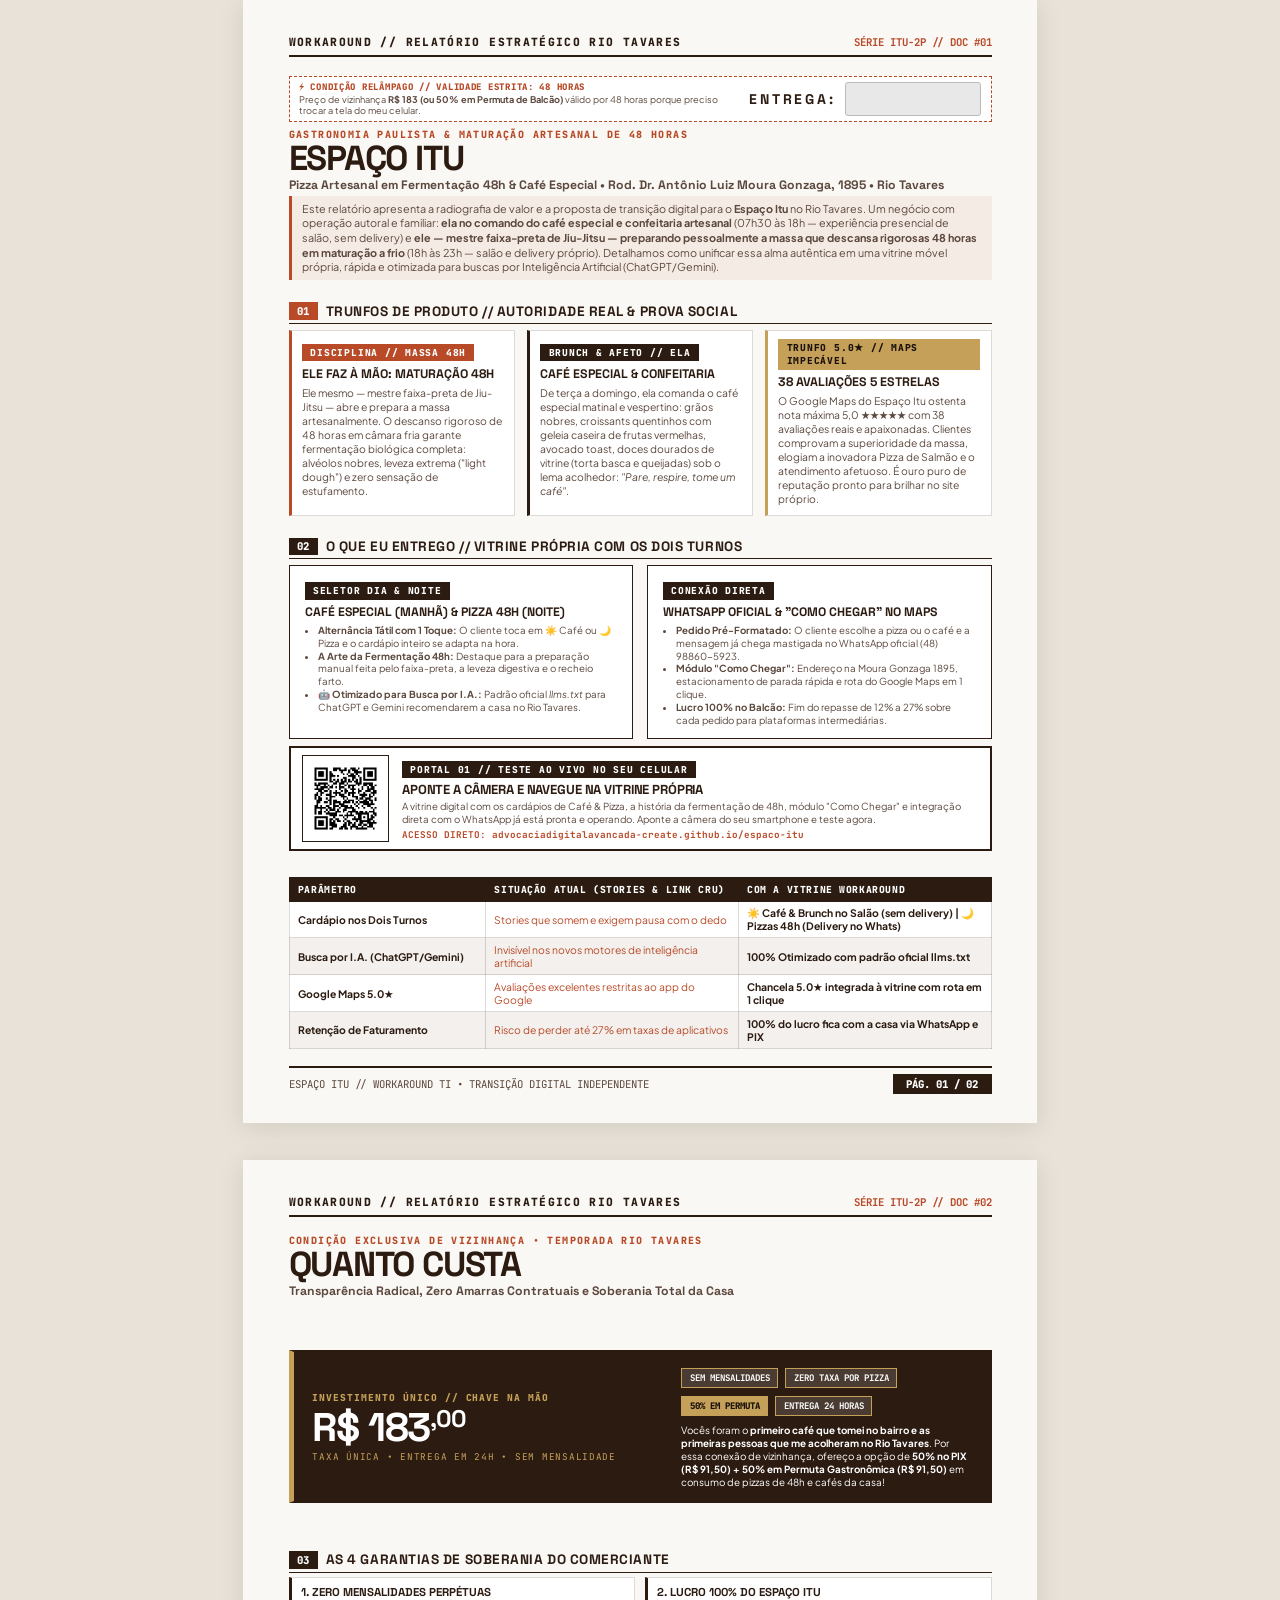
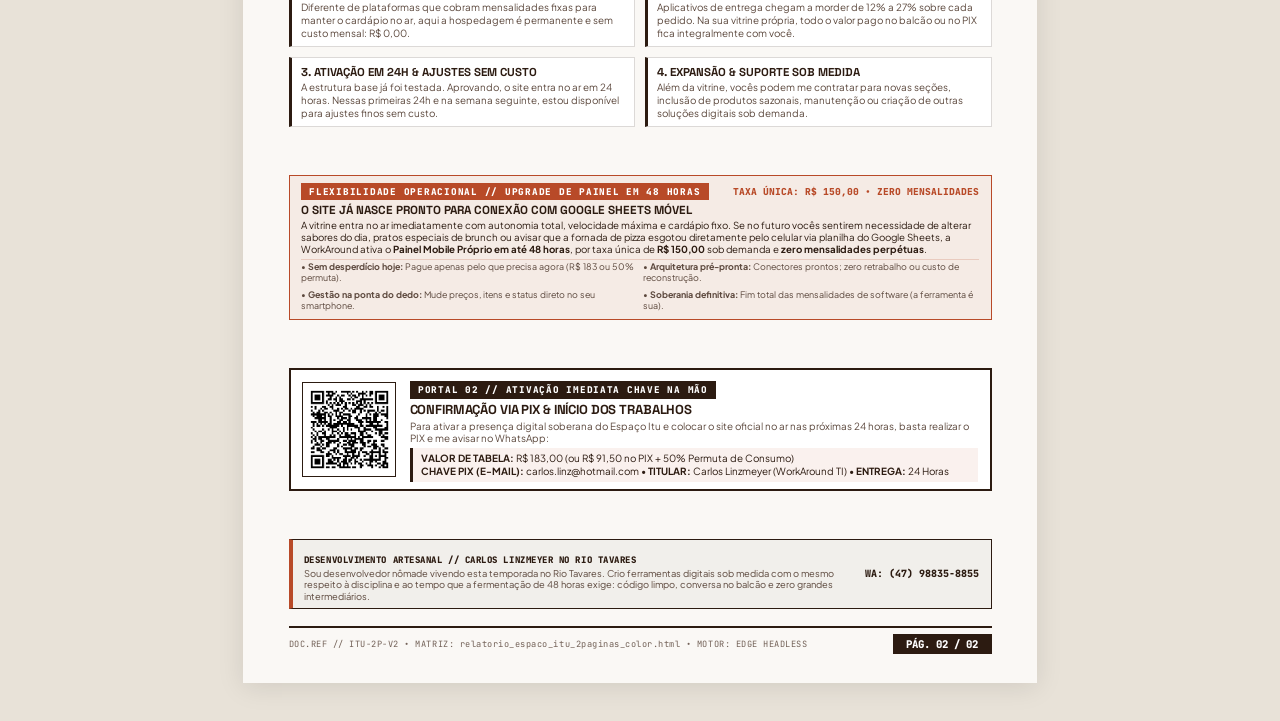
<file: relatorio/relatorio_espaco_itu_2paginas_color.html>
<!DOCTYPE html>
<html lang="pt-BR">
<head>
<meta charset="UTF-8">
<title>Relatório do Espaço Itu | Edição Executiva 2 Páginas Colorida</title>
<meta name="workaround:engine" content="Playwright / Edge Headless">
<meta name="workaround:source" content="relatorio_espaco_itu_2paginas_color.html">
<meta name="workaround:standard" content="A4-TENSION-GRID-2P (padding: 7.5mm 12mm)">
<link rel="preconnect" href="https://fonts.googleapis.com">
<link rel="preconnect" href="https://fonts.gstatic.com" crossorigin>
<link href="https://fonts.googleapis.com/css2?family=Space+Grotesk:wght@500;600;700;800&family=Plus+Jakarta+Sans:wght@400;500;600;700;800&family=JetBrains+Mono:wght@500;700;800&display=swap" rel="stylesheet">
<style>
  @page {
    size: A4 portrait;
    margin: 0;
  }
  * {
    box-sizing: border-box;
    margin: 0;
    padding: 0;
  }

  :root {
    --bg-page: #FAF8F5;
    --c-primary: #2C1B11;
    --c-accent: #B84A28;
    --c-accent-soft: #F4E8E1;
    --c-ink: #2C1B11;
    --c-ink-muted: #5C483D;
    --c-surface: #FFFFFF;
    --c-border: rgba(44, 27, 17, 0.16);
    --c-border-strong: #2C1B11;
    --c-gold: #C5A059;
  }

  body {
    background-color: #E8E2D8;
    font-family: 'Plus Jakarta Sans', sans-serif;
    color: var(--c-ink);
    -webkit-print-color-adjust: exact;
    print-color-adjust: exact;
  }

  .page {
    width: 210mm;
    height: 297mm;
    page-break-after: always;
    position: relative;
    padding: 7.5mm 12mm 7.5mm 12mm;
    overflow: hidden;
    background-color: var(--bg-page);
    display: flex;
    flex-direction: column;
    justify-content: space-between;
    margin: 0 auto 10mm auto;
    box-shadow: 0 4px 25px rgba(0,0,0,0.1);
  }

  @media print {
    body { background: transparent; }
    .page {
      margin: 0;
      box-shadow: none;
    }
  }

  /* HEADER & FOOTER */
  .doc-header {
    height: 7.5mm;
    display: flex;
    justify-content: space-between;
    align-items: flex-end;
    border-bottom: 2px solid var(--c-border-strong);
    padding-bottom: 1.5mm;
    flex-shrink: 0;
  }
  .doc-header .tagline {
    font-family: 'JetBrains Mono', monospace;
    font-size: 8.5pt;
    font-weight: 800;
    letter-spacing: 0.12em;
    text-transform: uppercase;
    color: var(--c-primary);
  }
  .doc-header .serial {
    font-family: 'JetBrains Mono', monospace;
    font-size: 8pt;
    font-weight: 700;
    color: var(--c-accent);
  }

  .doc-footer {
    height: 7.5mm;
    display: flex;
    justify-content: space-between;
    align-items: center;
    border-top: 2px solid var(--c-border-strong);
    padding-top: 1.5mm;
    font-family: 'JetBrains Mono', monospace;
    font-size: 8pt;
    color: var(--c-ink-muted);
    flex-shrink: 0;
  }
  .doc-footer .doc-ref {
    font-size: 6.5pt;
    letter-spacing: 0.06em;
    color: var(--c-ink-muted);
    opacity: 0.85;
  }
  .doc-footer .page-indicator {
    font-weight: 800;
    background: var(--c-primary);
    color: #FFF;
    padding: 0.8mm 3.5mm;
  }

  /* CORPO PRINCIPAL A 258MM */
  .page-main {
    height: 258mm;
    display: flex;
    flex-direction: column;
    justify-content: space-between;
    flex-shrink: 0;
  }

  .executive-summary {
    font-size: 8.1pt;
    line-height: 1.36;
    color: var(--c-ink-muted);
    border-left: 3.5px solid var(--c-accent);
    padding: 1.4mm 2.8mm;
    background: rgba(184, 74, 40, 0.08);
    margin-top: 1mm;
    margin-bottom: 0mm;
  }

  .kicker {
    font-family: 'JetBrains Mono', monospace;
    font-size: 7.5pt;
    font-weight: 800;
    letter-spacing: 0.14em;
    text-transform: uppercase;
    color: var(--c-accent);
    margin-bottom: 0.6mm;
  }

  h1.main-title {
    font-family: 'Space Grotesk', sans-serif;
    font-size: 26pt;
    line-height: 0.88;
    font-weight: 800;
    letter-spacing: -0.035em;
    text-transform: uppercase;
    color: var(--c-primary);
  }

  .sub-title {
    font-family: 'Space Grotesk', sans-serif;
    font-size: 9.2pt;
    font-weight: 700;
    color: var(--c-ink-muted);
    margin-top: 0.8mm;
    margin-bottom: 1mm;
  }

  /* CARIMBO DE VALIDADE 48H À CANETA */
  .urgency-stamp {
    border: 1.5px dashed var(--c-accent);
    background: #FFF;
    padding: 1.2mm 2.5mm;
    margin-top: 0.5mm;
    margin-bottom: 1.5mm;
    display: flex;
    justify-content: space-between;
    align-items: center;
    gap: 3mm;
  }
  .urgency-stamp .stamp-left {
    display: flex;
    flex-direction: column;
    gap: 0.3mm;
  }
  .urgency-stamp .stamp-tag {
    font-family: 'JetBrains Mono', monospace;
    font-size: 6.8pt;
    font-weight: 800;
    color: var(--c-accent);
    text-transform: uppercase;
    letter-spacing: 0.08em;
  }
  .urgency-stamp .stamp-note {
    font-size: 6.9pt;
    line-height: 1.22;
    color: var(--c-ink-muted);
  }

  h2.section-title {
    font-family: 'Space Grotesk', sans-serif;
    font-size: 10.2pt;
    font-weight: 800;
    text-transform: uppercase;
    letter-spacing: 0.04em;
    color: var(--c-primary);
    border-bottom: 1.5px solid var(--c-border-strong);
    padding-bottom: 0.8mm;
    margin-bottom: 1.5mm;
    display: flex;
    align-items: center;
    gap: 2mm;
  }
  .section-num {
    background: var(--c-primary);
    color: #FFF;
    font-family: 'JetBrains Mono', monospace;
    font-size: 8pt;
    padding: 0.5mm 2.2mm;
    font-weight: 800;
  }
  .section-num.accent {
    background: var(--c-accent);
  }

  .solid-plane {
    background: var(--c-surface);
    border: 1.5px solid var(--c-border-strong);
    padding: 3mm 4mm;
    position: relative;
  }
  .solid-plane.dark {
    background: var(--c-primary);
    color: #FFF;
  }
  .solid-plane.accent-box {
    background: rgba(184, 74, 40, 0.08);
    border: 1.5px solid var(--c-accent);
  }

  .tech-label {
    font-family: 'JetBrains Mono', monospace;
    font-size: 7.2pt;
    font-weight: 800;
    text-transform: uppercase;
    letter-spacing: 0.08em;
    display: inline-block;
    padding: 0.6mm 2.2mm;
    background: var(--c-primary);
    color: #FFFFFF !important;
    margin-bottom: 1.2mm;
  }
  .tech-label.danger {
    background: var(--c-accent);
    color: #FFFFFF !important;
  }
  .tech-label.gold {
    background: #C5A059;
    color: #1A110C !important;
  }

  .grid-2col {
    display: grid;
    grid-template-columns: 1fr 1fr;
    gap: 3.5mm;
  }
  .grid-3col {
    display: grid;
    grid-template-columns: 1fr 1fr 1fr;
    gap: 3mm;
  }

  .card-item {
    background: #FFF;
    border: 1px solid var(--c-border);
    border-left: 3.5px solid var(--c-primary);
    padding: 2.2mm 2.8mm;
  }
  .card-item.danger {
    border-left-color: var(--c-accent);
  }
  .card-item.gold {
    border-left-color: var(--c-gold);
  }
  .card-item .card-h {
    font-family: 'Space Grotesk', sans-serif;
    font-size: 9.3pt;
    font-weight: 800;
    color: var(--c-primary);
    margin-bottom: 1mm;
    text-transform: uppercase;
  }
  .card-item p {
    font-size: 7.8pt;
    line-height: 1.35;
    color: var(--c-ink-muted);
  }

  /* TABELA COMPARATIVA */
  .b-table {
    width: 100%;
    border-collapse: collapse;
    font-size: 7.8pt;
    margin-top: 1mm;
  }
  .b-table th {
    background: var(--c-primary);
    color: #FFF;
    font-family: 'JetBrains Mono', monospace;
    font-weight: 800;
    text-transform: uppercase;
    font-size: 7.3pt;
    letter-spacing: 0.06em;
    padding: 1.3mm 2.2mm;
    text-align: left;
    border: 1px solid var(--c-primary);
  }
  .b-table td {
    padding: 1.3mm 2.2mm;
    border: 1px solid var(--c-border);
    line-height: 1.25;
    background: #FFF;
  }
  .b-table tr:nth-child(even) td {
    background: rgba(44, 27, 17, 0.03);
  }

  /* PORTAIS DE AÇÃO COM QR CODE */
  .portal-container {
    background: var(--c-surface);
    border: 2px solid var(--c-border-strong);
    padding: 2.5mm 3.5mm;
    display: flex;
    gap: 3.5mm;
    align-items: center;
  }
  .portal-qr {
    width: 25mm;
    height: 25mm;
    flex-shrink: 0;
    background: #FFF;
    border: 1.5px solid var(--c-border-strong);
    padding: 1mm;
    display: flex;
    align-items: center;
    justify-content: center;
  }
  .portal-qr img {
    width: 100%;
    height: 100%;
    object-fit: contain;
    display: block;
  }
  .portal-text {
    flex: 1;
  }
  .portal-text .portal-title {
    font-family: 'Space Grotesk', sans-serif;
    font-size: 10.5pt;
    font-weight: 800;
    color: var(--c-primary);
    text-transform: uppercase;
    letter-spacing: -0.01em;
    margin-bottom: 0.8mm;
  }
  .portal-text p {
    font-size: 7.6pt;
    line-height: 1.34;
    color: var(--c-ink-muted);
  }

  /* FAIXA MONUMENTAL DE PREÇO */
  .price-strip {
    background: var(--c-primary);
    color: #FFF;
    padding: 3.5mm 5mm;
    display: grid;
    grid-template-columns: 1.1fr 0.9fr;
    gap: 4mm;
    align-items: center;
    border: 2px solid var(--c-primary);
  }
  .price-big {
    font-family: 'Space Grotesk', sans-serif;
    font-size: 32pt;
    font-weight: 800;
    line-height: 0.9;
    letter-spacing: -0.03em;
    color: #FFF;
  }
  .price-label {
    font-family: 'JetBrains Mono', monospace;
    font-size: 7.5pt;
    font-weight: 800;
    letter-spacing: 0.1em;
    text-transform: uppercase;
    color: var(--c-gold);
    margin-bottom: 1mm;
  }
  .guarantee-badge {
    display: inline-block;
    background: rgba(255, 255, 255, 0.14);
    border: 1px solid var(--c-gold);
    color: #FFF;
    font-family: 'JetBrains Mono', monospace;
    font-size: 6.8pt;
    font-weight: 700;
    padding: 0.8mm 2mm;
    margin-right: 1mm;
    margin-bottom: 1mm;
  }
</style>
</head>
<body>

<!-- PÁGINA 01 -->
<div class="page">
  <div class="doc-header">
    <div class="tagline">WORKAROUND // RELATÓRIO ESTRATÉGICO RIO TAVARES</div>
    <div class="serial">SÉRIE ITU-2P // DOC #01</div>
  </div>

  <div class="page-main">
    
    <!-- CABEÇALHO TITULAR & CARIMBO DE VALIDADE 48H À CANETA -->
    <div class="header-group">
      <div class="urgency-stamp">
        <div class="stamp-left">
          <div class="stamp-tag">⚡ CONDIÇÃO RELÂMPAGO // VALIDADE ESTRITA: 48 HORAS</div>
          <div class="stamp-note">
            Preço de vizinhança <strong>R$ 183 (ou 50% em Permuta de Balcão)</strong> válido por 48 horas porque preciso trocar a tela do meu celular.
          </div>
        </div>
        <div style="display:flex; align-items:center; gap:2.5mm; flex-shrink:0;">
          <div style="font-family:'Space Grotesk', sans-serif; font-size:10.5pt; font-weight:800; letter-spacing:0.20em; color:var(--c-primary); text-transform:uppercase;">
            ENTREGA:
          </div>
          <div style="width: 36mm; height: 9mm; background: #E8E8E8; border: 1.5px solid #BBB; border-radius: 3px;"></div>
        </div>
      </div>

      <div class="kicker">GASTRONOMIA PAULISTA & MATURAÇÃO ARTESANAL DE 48 HORAS</div>
      <h1 class="main-title">ESPAÇO ITU</h1>
      <div class="sub-title">Pizza Artesanal em Fermentação 48h & Café Especial • Rod. Dr. Antônio Luiz Moura Gonzaga, 1895 • Rio Tavares</div>
      <div class="executive-summary">
        Este relatório apresenta a radiografia de valor e a proposta de transição digital para o <strong>Espaço Itu</strong> no Rio Tavares. Um negócio com operação autoral e familiar: <strong>ela no comando do café especial e confeitaria artesanal</strong> (07h30 às 18h — experiência presencial de salão, sem delivery) e <strong>ele — mestre faixa-preta de Jiu-Jitsu — preparando pessoalmente a massa que descansa rigorosas 48 horas em maturação a frio</strong> (18h às 23h — salão e delivery próprio). Detalhamos como unificar essa alma autêntica em uma vitrine móvel própria, rápida e otimizada para buscas por Inteligência Artificial (ChatGPT/Gemini).
      </div>
    </div>

    <!-- BLOCO 01: TRUNFOS DE PRODUTO & AUTORIDADE -->
    <div>
      <h2 class="section-title"><span class="section-num accent">01</span> TRUNFOS DE PRODUTO // AUTORIDADE REAL & PROVA SOCIAL</h2>
      
      <div class="grid-3col">
        <div class="card-item danger">
          <div class="tech-label danger">DISCIPLINA // MASSA 48H</div>
          <div class="card-h">Ele Faz à Mão: Maturação 48h</div>
          <p>Ele mesmo — mestre faixa-preta de Jiu-Jitsu — abre e prepara a massa artesanalmente. O descanso rigoroso de 48 horas em câmara fria garante fermentação biológica completa: alvéolos nobres, leveza extrema ("light dough") e zero sensação de estufamento.</p>
        </div>

        <div class="card-item">
          <div class="tech-label">BRUNCH & AFETO // ELA</div>
          <div class="card-h">Café Especial & Confeitaria</div>
          <p>De terça a domingo, ela comanda o café especial matinal e vespertino: grãos nobres, croissants quentinhos com geleia caseira de frutas vermelhas, avocado toast, doces dourados de vitrine (torta basca e queijadas) sob o lema acolhedor: <em>"Pare, respire, tome um café"</em>.</p>
        </div>

        <div class="card-item gold">
          <div class="tech-label gold">TRUNFO 5.0★ // MAPS IMPECÁVEL</div>
          <div class="card-h">38 Avaliações 5 Estrelas</div>
          <p>O Google Maps do Espaço Itu ostenta nota máxima 5,0 ★★★★★ com 38 avaliações reais e apaixonadas. Clientes comprovam a superioridade da massa, elogiam a inovadora Pizza de Salmão e o atendimento afetuoso. É ouro puro de reputação pronto para brilhar no site próprio.</p>
        </div>
      </div>
    </div>

    <!-- BLOCO 02: O QUE EU ENTREGO (A SOLUÇÃO) -->
    <div>
      <h2 class="section-title"><span class="section-num">02</span> O QUE EU ENTREGO // VITRINE PRÓPRIA COM OS DOIS TURNOS</h2>

      <div class="grid-2col" style="margin-bottom: 2mm;">
        <div class="solid-plane">
          <div class="tech-label">SELETOR DIA & NOITE</div>
          <div style="font-family:'Space Grotesk', sans-serif; font-size:9.2pt; font-weight:800; color:var(--c-primary); margin-bottom:1mm; text-transform:uppercase;">
            Café Especial (Manhã) & Pizza 48h (Noite)
          </div>
          <ul style="font-size:7.3pt; line-height:1.32; color:var(--c-ink-muted); padding-left:3.5mm;">
            <li><strong>Alternância Tátil com 1 Toque:</strong> O cliente toca em ☀️ Café ou 🌙 Pizza e o cardápio inteiro se adapta na hora.</li>
            <li><strong>A Arte da Fermentação 48h:</strong> Destaque para a preparação manual feita pelo faixa-preta, a leveza digestiva e o recheio farto.</li>
            <li><strong>🤖 Otimizado para Busca por I.A.:</strong> Padrão oficial <em>llms.txt</em> para ChatGPT e Gemini recomendarem a casa no Rio Tavares.</li>
          </ul>
        </div>

        <div class="solid-plane">
          <div class="tech-label">CONEXÃO DIRETA</div>
          <div style="font-family:'Space Grotesk', sans-serif; font-size:9.2pt; font-weight:800; color:var(--c-primary); margin-bottom:1mm; text-transform:uppercase;">
            WhatsApp Oficial & "Como Chegar" no Maps
          </div>
          <ul style="font-size:7.3pt; line-height:1.32; color:var(--c-ink-muted); padding-left:3.5mm;">
            <li><strong>Pedido Pré-Formatado:</strong> O cliente escolhe a pizza ou o café e a mensagem já chega mastigada no WhatsApp oficial (48) 98860-5923.</li>
            <li><strong>Módulo "Como Chegar":</strong> Endereço na Moura Gonzaga 1895, estacionamento de parada rápida e rota do Google Maps em 1 clique.</li>
            <li><strong>Lucro 100% no Balcão:</strong> Fim do repasse de 12% a 27% sobre cada pedido para plataformas intermediárias.</li>
          </ul>
        </div>
      </div>

      <!-- PORTAL QR CODE DE TESTE IMEDIATO -->
      <div class="portal-container" style="padding: 1.8mm 3mm;">
        <div class="portal-qr" style="width: 23mm; height: 23mm;">
          <img src="../assets/qr_prototipo_site.png" alt="QR Code Protótipo Espaço Itu">
        </div>
        <div class="portal-text">
          <div class="tech-label" style="margin-bottom:0.8mm;">PORTAL 01 // TESTE AO VIVO NO SEU CELULAR</div>
          <div class="portal-title" style="font-size:9.8pt; margin-bottom:0.5mm;">Aponte a Câmera e Navegue na Vitrine Própria</div>
          <p style="font-size:7.3pt; line-height:1.30;">A vitrine digital com os cardápios de Café & Pizza, a história da fermentação de 48h, módulo "Como Chegar" e integração direta com o WhatsApp já está pronta e operando. Aponte a câmera do seu smartphone e teste agora.</p>
          <div style="font-family:'JetBrains Mono', monospace; font-size:7pt; color:var(--c-accent); font-weight:700; margin-top:0.8mm;">
            ACESSO DIRETO: advocaciadigitalavancada-create.github.io/espaco-itu
          </div>
        </div>
      </div>
    </div>

    <!-- TABELA COMPARATIVA DE IMPACTO -->
    <div>
      <table class="b-table">
        <thead>
          <tr>
            <th style="width:28%;">PARÂMETRO</th>
            <th style="width:36%;">SITUAÇÃO ATUAL (STORIES & LINK CRU)</th>
            <th style="width:36%;">COM A VITRINE WORKAROUND</th>
          </tr>
        </thead>
        <tbody>
          <tr>
            <td><strong>Cardápio nos Dois Turnos</strong></td>
            <td style="color:var(--c-accent);">Stories que somem e exigem pausa com o dedo</td>
            <td style="color:var(--c-primary); font-weight:700;">☀️ Café & Brunch no Salão (sem delivery) | 🌙 Pizzas 48h (Delivery no Whats)</td>
          </tr>
          <tr>
            <td><strong>Busca por I.A. (ChatGPT/Gemini)</strong></td>
            <td style="color:var(--c-accent);">Invisível nos novos motores de inteligência artificial</td>
            <td style="color:var(--c-primary); font-weight:700;">100% Otimizado com padrão oficial llms.txt</td>
          </tr>
          <tr>
            <td><strong>Google Maps 5.0★</strong></td>
            <td style="color:var(--c-accent);">Avaliações excelentes restritas ao app do Google</td>
            <td style="color:var(--c-primary); font-weight:700;">Chancela 5.0★ integrada à vitrine com rota em 1 clique</td>
          </tr>
          <tr>
            <td><strong>Retenção de Faturamento</strong></td>
            <td style="color:var(--c-accent);">Risco de perder até 27% em taxas de aplicativos</td>
            <td style="color:var(--c-primary); font-weight:700;">100% do lucro fica com a casa via WhatsApp e PIX</td>
          </tr>
        </tbody>
      </table>
    </div>

  </div>

  <div class="doc-footer">
    <div>ESPAÇO ITU // WORKAROUND TI • TRANSIÇÃO DIGITAL INDEPENDENTE</div>
    <div class="page-indicator">PÁG. 01 / 02</div>
  </div>
</div>


<!-- PÁGINA 02 -->
<div class="page">
  <div class="doc-header">
    <div class="tagline">WORKAROUND // RELATÓRIO ESTRATÉGICO RIO TAVARES</div>
    <div class="serial">SÉRIE ITU-2P // DOC #02</div>
  </div>

  <div class="page-main">

    <!-- CABEÇALHO DA PÁGINA 02 -->
    <div>
      <div class="kicker">CONDIÇÃO EXCLUSIVA DE VIZINHANÇA • TEMPORADA RIO TAVARES</div>
      <h1 class="main-title">QUANTO CUSTA</h1>
      <div class="sub-title">Transparência Radical, Zero Amarras Contratuais e Soberania Total da Casa</div>
    </div>

    <!-- BLOCO DE PRECIFICAÇÃO MONUMENTAL -->
    <div class="price-strip" style="padding: 3.2mm 5mm; border-left: 5px solid var(--c-gold);">
      <div>
        <div class="price-label" style="font-size: 7.2pt;">INVESTIMENTO ÚNICO // CHAVE NA MÃO</div>
        <div class="price-big" style="font-size: 30pt; line-height: 0.88;">R$ 183<span style="font-size:18pt; vertical-align:super;">,00</span></div>
        <div style="font-family:'JetBrains Mono', monospace; font-size:7pt; letter-spacing:0.08em; text-transform:uppercase; color:var(--c-gold); margin-top:1.2mm;">
          TAXA ÚNICA • ENTREGA EM 24H • SEM MENSALIDADE
        </div>
      </div>
      <div>
        <div style="margin-bottom:1.2mm;">
          <span class="guarantee-badge">SEM MENSALIDADES</span>
          <span class="guarantee-badge">ZERO TAXA POR PIZZA</span>
          <span class="guarantee-badge" style="background:var(--c-gold); color:#1A110C; font-weight:800;">50% EM PERMUTA</span>
          <span class="guarantee-badge">ENTREGA 24 HORAS</span>
        </div>
        <p style="font-size:7.4pt; line-height:1.32; color:#FFF;">
          Vocês foram o <strong>primeiro café que tomei no bairro e as primeiras pessoas que me acolheram no Rio Tavares</strong>. Por essa conexão de vizinhança, ofereço a opção de <strong>50% no PIX (R$ 91,50) + 50% em Permuta Gastronômica (R$ 91,50)</strong> em consumo de pizzas de 48h e cafés da casa!
        </p>
      </div>
    </div>

    <!-- AS 4 GARANTIAS FUNDAMENTAIS -->
    <div>
      <h2 class="section-title" style="margin-bottom:1.2mm;"><span class="section-num">03</span> AS 4 GARANTIAS DE SOBERANIA DO COMERCIANTE</h2>
      <div class="grid-2col" style="gap:2.5mm;">
        <div class="card-item" style="padding:1.8mm 2.5mm;">
          <div class="card-h" style="font-size:8.6pt; margin-bottom:0.6mm;">1. Zero Mensalidades Perpétuas</div>
          <p style="font-size:7.4pt; line-height:1.30;">Diferente de plataformas que cobram mensalidades fixas para manter o cardápio no ar, aqui a hospedagem é permanente e sem custo mensal: R$ 0,00.</p>
        </div>

        <div class="card-item" style="padding:1.8mm 2.5mm;">
          <div class="card-h" style="font-size:8.6pt; margin-bottom:0.6mm;">2. Lucro 100% do Espaço Itu</div>
          <p style="font-size:7.4pt; line-height:1.30;">Aplicativos de entrega chegam a morder de 12% a 27% sobre cada pedido. Na sua vitrine própria, todo o valor pago no balcão ou no PIX fica integralmente com você.</p>
        </div>

        <div class="card-item" style="padding:1.8mm 2.5mm;">
          <div class="card-h" style="font-size:8.6pt; margin-bottom:0.6mm;">3. Ativação em 24h & Ajustes sem Custo</div>
          <p style="font-size:7.4pt; line-height:1.30;">A estrutura base já foi testada. Aprovando, o site entra no ar em 24 horas. Nessas primeiras 24h e na semana seguinte, estou disponível para ajustes finos sem custo.</p>
        </div>

        <div class="card-item" style="padding:1.8mm 2.5mm;">
          <div class="card-h" style="font-size:8.6pt; margin-bottom:0.6mm;">4. Expansão & Suporte sob Medida</div>
          <p style="font-size:7.4pt; line-height:1.30;">Além da vitrine, vocês podem me contratar para novas seções, inclusão de produtos sazonais, manutenção ou criação de outras soluções digitais sob demanda.</p>
        </div>
      </div>
    </div>

    <!-- ESCALABILIDADE OPERACIONAL (UPGRADE EM 48H) -->
    <div class="solid-plane accent-box" style="padding: 1.8mm 3mm;">
      <div style="display:flex; justify-content:space-between; align-items:center; margin-bottom:0.6mm;">
        <div class="tech-label" style="background:var(--c-accent); margin-bottom:0; font-size:7pt;">FLEXIBILIDADE OPERACIONAL // UPGRADE DE PAINEL EM 48 HORAS</div>
        <div style="font-family:'JetBrains Mono', monospace; font-size:7.2pt; font-weight:800; color:var(--c-accent);">
          TAXA ÚNICA: R$ 150,00 • ZERO MENSALIDADES
        </div>
      </div>
      <div style="font-family:'Space Grotesk', sans-serif; font-size:8.8pt; font-weight:800; color:var(--c-primary); margin-bottom:0.4mm; text-transform:uppercase;">
        O Site já Nasce Pronto para Conexão com Google Sheets Móvel
      </div>
      <p style="font-size:7.3pt; line-height:1.26; color:var(--c-ink); margin-bottom:0.8mm;">
        A vitrine entra no ar imediatamente com autonomia total, velocidade máxima e cardápio fixo. Se no futuro vocês sentirem necessidade de alterar sabores do dia, pratos especiais de brunch ou avisar que a fornada de pizza esgotou diretamente pelo celular via planilha do Google Sheets, a WorkAround ativa o <strong>Painel Mobile Próprio em até 48 horas</strong>, por taxa única de <strong>R$ 150,00</strong> sob demanda e <strong>zero mensalidades perpétuas</strong>.
      </p>
      <div style="display:grid; grid-template-columns:1fr 1fr; gap:1.8mm; font-size:6.7pt; line-height:1.22; color:var(--c-ink-muted); border-top:1px solid rgba(184,74,40,0.2); padding-top:0.6mm;">
        <div>&bull; <strong>Sem desperdício hoje:</strong> Pague apenas pelo que precisa agora (R$ 183 ou 50% permuta).</div>
        <div>&bull; <strong>Arquitetura pré-pronta:</strong> Conectores prontos; zero retrabalho ou custo de reconstrução.</div>
        <div>&bull; <strong>Gestão na ponta do dedo:</strong> Mude preços, itens e status direto no seu smartphone.</div>
        <div>&bull; <strong>Soberania definitiva:</strong> Fim total das mensalidades de software (a ferramenta é sua).</div>
      </div>
    </div>

    <!-- PORTAL PIX DE FECHAMENTO -->
    <div class="portal-container" style="padding: 1.8mm 3mm;">
      <div class="portal-qr" style="width: 25mm; height: 25mm;">
        <img src="../assets/qr_pix_carlos.png" alt="QR Code PIX Carlos Linzmeyer">
      </div>
      <div class="portal-text">
        <div class="tech-label" style="margin-bottom: 0.6mm; font-size:7pt;">PORTAL 02 // ATIVAÇÃO IMEDIATA CHAVE NA MÃO</div>
        <div class="portal-title" style="font-size: 9.8pt; margin-bottom: 0.6mm;">Confirmação via PIX & Início dos Trabalhos</div>
        <p style="font-size: 7.4pt; line-height: 1.25; margin-bottom: 0.8mm;">Para ativar a presença digital soberana do Espaço Itu e colocar o site oficial no ar nas próximas 24 horas, basta realizar o PIX e me avisar no WhatsApp:</p>
        
        <div style="padding: 1.2mm 2.2mm; background: rgba(184, 74, 40, 0.08); border-left: 3px solid var(--c-primary); font-size: 7.4pt; line-height: 1.30;">
          <strong>VALOR DE TABELA:</strong> R$ 183,00 (ou R$ 91,50 no PIX + 50% Permuta de Consumo)<br>
          <strong>CHAVE PIX (E-MAIL):</strong> carlos.linz@hotmail.com &bull; <strong>TITULAR:</strong> Carlos Linzmeyer (WorkAround TI) &bull; <strong>ENTREGA:</strong> 24 Horas
        </div>
      </div>
    </div>

    <!-- QUADRO ARTESANAL / MANIFESTO WORKAROUND -->
    <div class="solid-plane" style="padding: 1.6mm 3mm; border-left: 4px solid var(--c-accent); background: rgba(44, 27, 17, 0.04);">
      <div style="display:flex; justify-content:space-between; align-items:center;">
        <div>
          <span style="font-family:'JetBrains Mono', monospace; font-size:6.8pt; font-weight:800; color:var(--c-primary); text-transform:uppercase; letter-spacing:0.06em;">
            DESENVOLVIMENTO ARTESANAL // CARLOS LINZMEYER NO RIO TAVARES
          </span>
          <div style="font-size:7pt; color:var(--c-ink-muted); margin-top:0.3mm; line-height:1.22;">
            Sou desenvolvedor nômade vivendo esta temporada no Rio Tavares. Crio ferramentas digitais sob medida com o mesmo respeito à disciplina e ao tempo que a fermentação de 48 horas exige: código limpo, conversa no balcão e zero grandes intermediários.
          </div>
        </div>
        <div style="font-family:'JetBrains Mono', monospace; font-size:7.5pt; font-weight:800; color:var(--c-primary); white-space:nowrap; margin-left:3mm;">
          WA: (47) 98835-8855
        </div>
      </div>
    </div>

  </div>

  <div class="doc-footer">
    <div class="doc-ref">DOC.REF // ITU-2P-V2 &bull; MATRIZ: relatorio_espaco_itu_2paginas_color.html &bull; MOTOR: EDGE HEADLESS</div>
    <div class="page-indicator">PÁG. 02 / 02</div>
  </div>
</div>

</body>
</html>
</file>
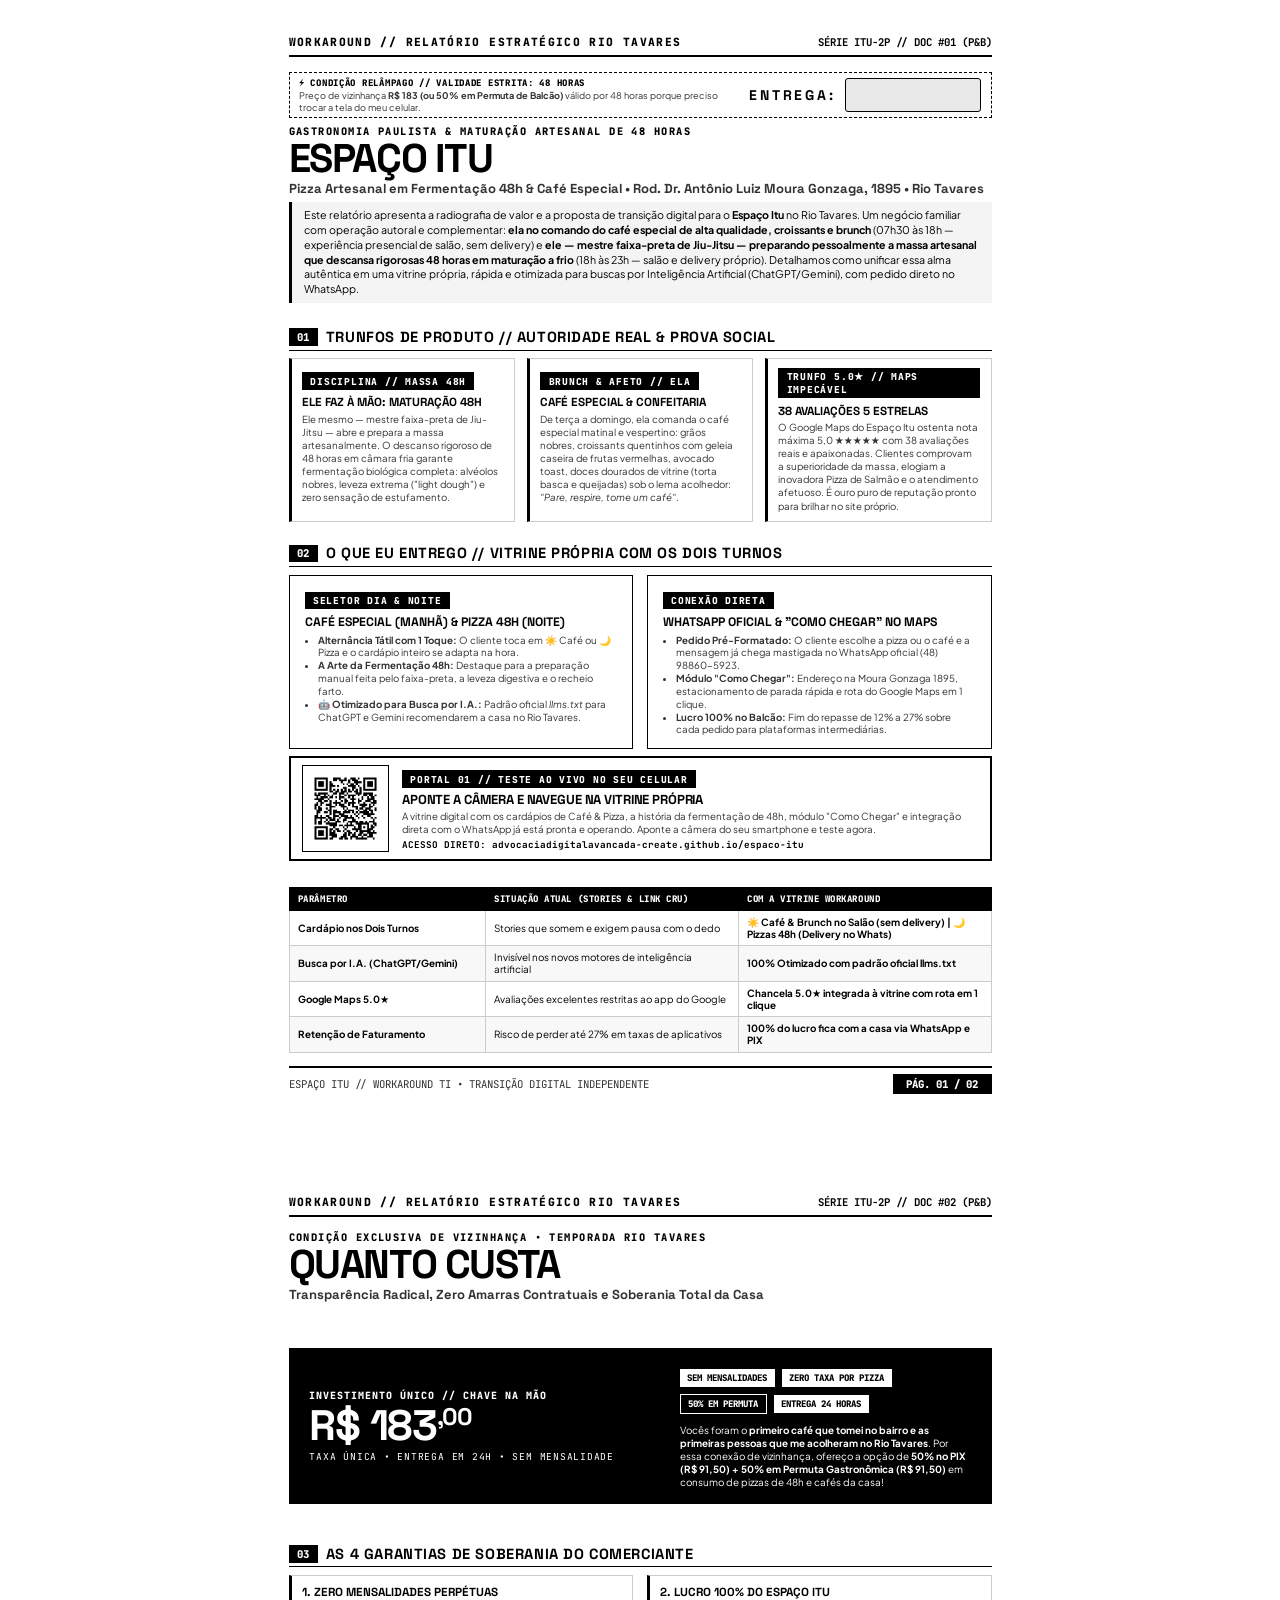
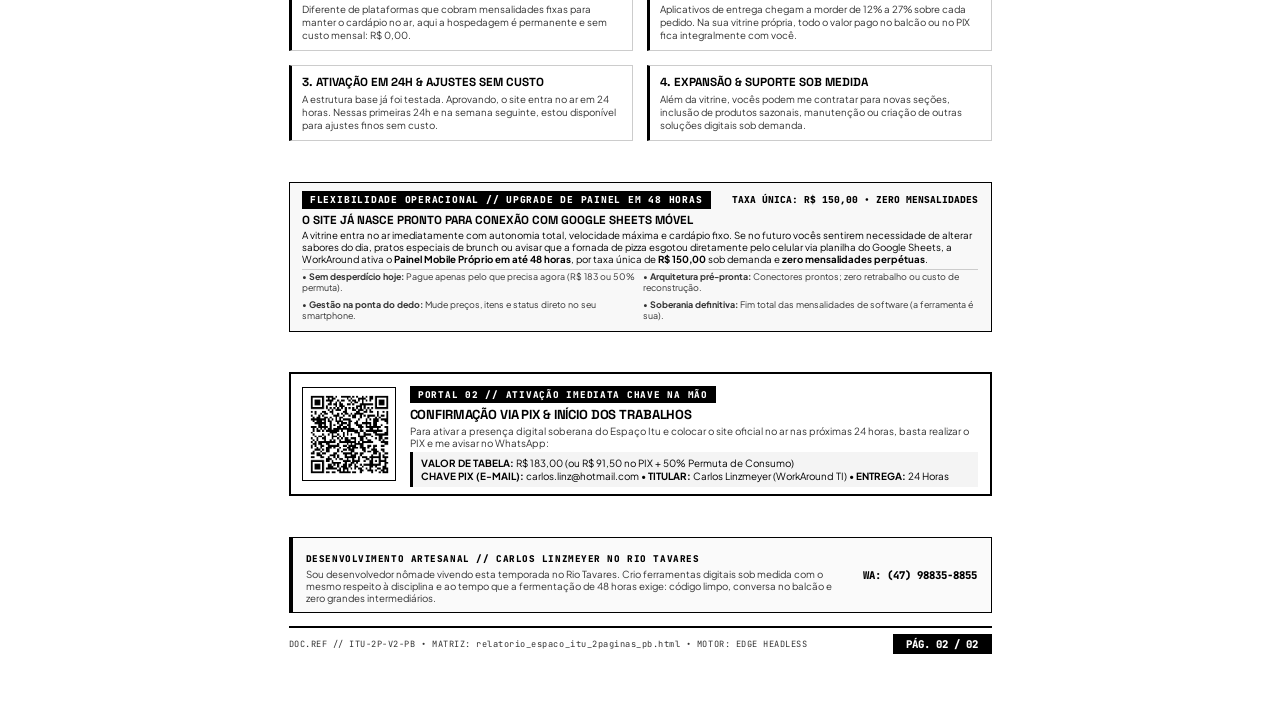
<file: relatorio/relatorio_espaco_itu_2paginas_pb.html>
<!DOCTYPE html>
<html lang="pt-BR">
<head>
<meta charset="UTF-8">
<title>Relatório do Espaço Itu | Edição Executiva 2 Páginas P&B para Impressão Econômica</title>
<meta name="workaround:engine" content="Playwright / Edge Headless">
<meta name="workaround:source" content="relatorio_espaco_itu_2paginas_pb.html">
<meta name="workaround:standard" content="A4-TENSION-GRID-2P (padding: 7.5mm 12mm)">
<link rel="preconnect" href="https://fonts.googleapis.com">
<link rel="preconnect" href="https://fonts.gstatic.com" crossorigin>
<link href="https://fonts.googleapis.com/css2?family=Space+Grotesk:wght@500;600;700;800&family=Plus+Jakarta+Sans:wght@400;500;600;700;800&family=JetBrains+Mono:wght@500;700;800&display=swap" rel="stylesheet">
<style>
  @page {
    size: A4 portrait;
    margin: 0;
  }
  * {
    box-sizing: border-box;
    margin: 0;
    padding: 0;
  }

  :root {
    --bg-page: #FFFFFF;
    --c-primary: #000000;
    --c-accent: #000000;
    --c-accent-soft: #F0F0F0;
    --c-ink: #000000;
    --c-ink-muted: #333333;
    --c-surface: #FFFFFF;
    --c-border: #CCCCCC;
    --c-border-strong: #000000;
    --c-gold: #000000;
  }

  body {
    background-color: #FFFFFF;
    font-family: 'Plus Jakarta Sans', sans-serif;
    color: var(--c-ink);
    -webkit-print-color-adjust: exact;
    print-color-adjust: exact;
  }

  .page {
    width: 210mm;
    height: 297mm;
    page-break-after: always;
    position: relative;
    padding: 7.5mm 12mm 7.5mm 12mm;
    overflow: hidden;
    background-color: var(--bg-page);
    display: flex;
    flex-direction: column;
    justify-content: space-between;
    margin: 0 auto 10mm auto;
    box-shadow: none;
  }

  @media print {
    body { background: transparent; }
    .page {
      margin: 0;
      box-shadow: none;
    }
  }

  /* HEADER & FOOTER */
  .doc-header {
    height: 7.5mm;
    display: flex;
    justify-content: space-between;
    align-items: flex-end;
    border-bottom: 2px solid var(--c-border-strong);
    padding-bottom: 1.5mm;
    flex-shrink: 0;
  }
  .doc-header .tagline {
    font-family: 'JetBrains Mono', monospace;
    font-size: 8.5pt;
    font-weight: 800;
    letter-spacing: 0.12em;
    text-transform: uppercase;
    color: var(--c-primary);
  }
  .doc-header .serial {
    font-family: 'JetBrains Mono', monospace;
    font-size: 8pt;
    font-weight: 700;
    color: var(--c-primary);
  }

  .doc-footer {
    height: 7.5mm;
    display: flex;
    justify-content: space-between;
    align-items: center;
    border-top: 2px solid var(--c-border-strong);
    padding-top: 1.5mm;
    font-family: 'JetBrains Mono', monospace;
    font-size: 8pt;
    color: var(--c-ink-muted);
    flex-shrink: 0;
  }
  .doc-footer .doc-ref {
    font-size: 6.5pt;
    letter-spacing: 0.06em;
    color: var(--c-ink-muted);
  }
  .doc-footer .page-indicator {
    font-weight: 800;
    background: var(--c-primary);
    color: #FFF;
    padding: 0.8mm 3.5mm;
  }

  /* CORPO PRINCIPAL A 260MM */
  .page-main {
    height: 260mm;
    display: flex;
    flex-direction: column;
    justify-content: space-between;
    flex-shrink: 0;
  }

  .executive-summary {
    font-size: 8.0pt;
    line-height: 1.38;
    color: var(--c-ink);
    border-left: 3.5px solid var(--c-primary);
    padding: 1.8mm 3.2mm;
    background: #F4F4F4;
    margin-top: 1.2mm;
    margin-bottom: 0.5mm;
  }

  .kicker {
    font-family: 'JetBrains Mono', monospace;
    font-size: 7.8pt;
    font-weight: 800;
    letter-spacing: 0.14em;
    text-transform: uppercase;
    color: var(--c-primary);
    margin-bottom: 0.8mm;
  }

  h1.main-title {
    font-family: 'Space Grotesk', sans-serif;
    font-size: 30pt;
    line-height: 0.88;
    font-weight: 800;
    letter-spacing: -0.035em;
    text-transform: uppercase;
    color: var(--c-primary);
  }

  .sub-title {
    font-family: 'Space Grotesk', sans-serif;
    font-size: 9.8pt;
    font-weight: 700;
    color: var(--c-ink-muted);
    margin-top: 1mm;
    margin-bottom: 1.2mm;
  }

  h2.section-title {
    font-family: 'Space Grotesk', sans-serif;
    font-size: 11pt;
    font-weight: 800;
    text-transform: uppercase;
    letter-spacing: 0.04em;
    color: var(--c-primary);
    border-bottom: 1.5px solid var(--c-border-strong);
    padding-bottom: 1mm;
    margin-bottom: 2mm;
    display: flex;
    align-items: center;
    gap: 2mm;
  }
  .section-num {
    background: var(--c-primary);
    color: #FFF;
    font-family: 'JetBrains Mono', monospace;
    font-size: 8pt;
    padding: 0.5mm 2.2mm;
    font-weight: 800;
  }

  .solid-plane {
    background: #FFF;
    border: 1.5px solid var(--c-border-strong);
    padding: 3mm 4mm;
    position: relative;
  }
  .solid-plane.dark {
    background: var(--c-primary);
    color: #FFF;
  }
  .solid-plane.accent-box {
    background: #F8F8F8;
    border: 1.5px solid var(--c-border-strong);
  }

  .tech-label {
    font-family: 'JetBrains Mono', monospace;
    font-size: 7.2pt;
    font-weight: 800;
    text-transform: uppercase;
    letter-spacing: 0.08em;
    display: inline-block;
    padding: 0.6mm 2.2mm;
    background: var(--c-primary);
    color: #FFF !important;
    margin-bottom: 1.2mm;
  }
  .tech-label.danger {
    background: #000;
    color: #FFF !important;
  }
  .tech-label.gold {
    background: #000;
    color: #FFF !important;
  }

  .grid-2col {
    display: grid;
    grid-template-columns: 1fr 1fr;
    gap: 3.5mm;
  }
  .grid-3col {
    display: grid;
    grid-template-columns: 1fr 1fr 1fr;
    gap: 3mm;
  }

  .card-item {
    background: #FFF;
    border: 1px solid #CCC;
    border-left: 3.5px solid var(--c-primary);
    padding: 2.2mm 2.8mm;
  }
  .card-item .card-h {
    font-family: 'Space Grotesk', sans-serif;
    font-size: 8.8pt;
    font-weight: 800;
    color: var(--c-primary);
    margin-bottom: 1mm;
    text-transform: uppercase;
  }
  .card-item p {
    font-size: 7.3pt;
    line-height: 1.34;
    color: var(--c-ink-muted);
  }

  /* TABELA COMPARATIVA */
  .b-table {
    width: 100%;
    border-collapse: collapse;
    font-size: 7.4pt;
    margin-top: 1mm;
  }
  .b-table th {
    background: var(--c-primary);
    color: #FFF;
    font-family: 'JetBrains Mono', monospace;
    font-weight: 800;
    text-transform: uppercase;
    font-size: 6.8pt;
    letter-spacing: 0.06em;
    padding: 1.3mm 2.2mm;
    text-align: left;
    border: 1px solid var(--c-primary);
  }
  .b-table td {
    padding: 1.3mm 2.2mm;
    border: 1px solid #CCC;
    line-height: 1.25;
    background: #FFF;
  }
  .b-table tr:nth-child(even) td {
    background: #F8F8F8;
  }

  /* PORTAIS DE AÇÃO COM QR CODE */
  .portal-container {
    background: #FFF;
    border: 2px solid var(--c-border-strong);
    padding: 2.5mm 3.5mm;
    display: flex;
    gap: 3.5mm;
    align-items: center;
  }
  .portal-qr {
    width: 25mm;
    height: 25mm;
    flex-shrink: 0;
    background: #FFF;
    border: 1.5px solid var(--c-border-strong);
    padding: 1mm;
    display: flex;
    align-items: center;
    justify-content: center;
  }
  .portal-qr img {
    width: 100%;
    height: 100%;
    object-fit: contain;
    display: block;
    filter: grayscale(100%);
  }
  .portal-text {
    flex: 1;
  }
  .portal-text .portal-title {
    font-family: 'Space Grotesk', sans-serif;
    font-size: 10.5pt;
    font-weight: 800;
    color: var(--c-primary);
    text-transform: uppercase;
    letter-spacing: -0.01em;
    margin-bottom: 0.8mm;
  }
  .portal-text p {
    font-size: 7.6pt;
    line-height: 1.34;
    color: var(--c-ink-muted);
  }

  /* FAIXA MONUMENTAL DE PREÇO */
  .price-strip {
    background: var(--c-primary);
    color: #FFF;
    padding: 3.5mm 5mm;
    display: grid;
    grid-template-columns: 1.1fr 0.9fr;
    gap: 4mm;
    align-items: center;
    border: 2px solid var(--c-primary);
  }
  .price-big {
    font-family: 'Space Grotesk', sans-serif;
    font-size: 32pt;
    font-weight: 800;
    line-height: 0.9;
    letter-spacing: -0.03em;
    color: #FFF;
  }
  .price-label {
    font-family: 'JetBrains Mono', monospace;
    font-size: 7.5pt;
    font-weight: 800;
    letter-spacing: 0.1em;
    text-transform: uppercase;
    color: #FFF;
    margin-bottom: 1mm;
  }
  .guarantee-badge {
    display: inline-block;
    background: #FFF;
    color: #000;
    font-family: 'JetBrains Mono', monospace;
    font-size: 6.8pt;
    font-weight: 800;
    padding: 0.8mm 2mm;
    margin-right: 1mm;
    margin-bottom: 1mm;
  }
</style>
</head>
<body>

<!-- PÁGINA 01 -->
<div class="page">
  <div class="doc-header">
    <div class="tagline">WORKAROUND // RELATÓRIO ESTRATÉGICO RIO TAVARES</div>
    <div class="serial">SÉRIE ITU-2P // DOC #01 (P&amp;B)</div>
  </div>

  <div class="page-main">
    
    <!-- CABEÇALHO TITULAR & CARIMBO DE VALIDADE 48H À CANETA -->
    <div class="header-group">
      <div class="urgency-stamp" style="border: 1.5px dashed #000; padding: 1.2mm 2.5mm; margin-top: 0.5mm; margin-bottom: 1.5mm; display: flex; justify-content: space-between; align-items: center; gap: 3mm;">
        <div style="display: flex; flex-direction: column; gap: 0.3mm;">
          <div style="font-family: 'JetBrains Mono', monospace; font-size: 6.8pt; font-weight: 800; color: #000; text-transform: uppercase; letter-spacing: 0.08em;">
            ⚡ CONDIÇÃO RELÂMPAGO // VALIDADE ESTRITA: 48 HORAS
          </div>
          <div style="font-size: 6.9pt; line-height: 1.22; color: #333;">
            Preço de vizinhança <strong>R$ 183 (ou 50% em Permuta de Balcão)</strong> válido por 48 horas porque preciso trocar a tela do meu celular.
          </div>
        </div>
        <div style="display:flex; align-items:center; gap:2.5mm; flex-shrink:0;">
          <div style="font-family:'Space Grotesk', sans-serif; font-size:10.5pt; font-weight:800; letter-spacing:0.20em; color:#000; text-transform:uppercase;">
            ENTREGA:
          </div>
          <div style="width: 36mm; height: 9mm; background: #E8E8E8; border: 1.5px solid #000; border-radius: 3px;"></div>
        </div>
      </div>

      <div class="kicker">GASTRONOMIA PAULISTA & MATURAÇÃO ARTESANAL DE 48 HORAS</div>
      <h1 class="main-title">ESPAÇO ITU</h1>
      <div class="sub-title">Pizza Artesanal em Fermentação 48h & Café Especial • Rod. Dr. Antônio Luiz Moura Gonzaga, 1895 • Rio Tavares</div>
      <div class="executive-summary">
        Este relatório apresenta a radiografia de valor e a proposta de transição digital para o <strong>Espaço Itu</strong> no Rio Tavares. Um negócio familiar com operação autoral e complementar: <strong>ela no comando do café especial de alta qualidade, croissants e brunch</strong> (07h30 às 18h — experiência presencial de salão, sem delivery) e <strong>ele — mestre faixa-preta de Jiu-Jitsu — preparando pessoalmente a massa artesanal que descansa rigorosas 48 horas em maturação a frio</strong> (18h às 23h — salão e delivery próprio). Detalhamos como unificar essa alma autêntica em uma vitrine própria, rápida e otimizada para buscas por Inteligência Artificial (ChatGPT/Gemini), com pedido direto no WhatsApp.
      </div>
    </div>

    <!-- BLOCO 01: TRUNFOS DE PRODUTO & AUTORIDADE -->
    <div>
      <h2 class="section-title"><span class="section-num">01</span> TRUNFOS DE PRODUTO // AUTORIDADE REAL & PROVA SOCIAL</h2>
      
      <div class="grid-3col">
        <div class="card-item">
          <div class="tech-label">DISCIPLINA // MASSA 48H</div>
          <div class="card-h">Ele Faz à Mão: Maturação 48h</div>
          <p>Ele mesmo — mestre faixa-preta de Jiu-Jitsu — abre e prepara a massa artesanalmente. O descanso rigoroso de 48 horas em câmara fria garante fermentação biológica completa: alvéolos nobres, leveza extrema ("light dough") e zero sensação de estufamento.</p>
        </div>

        <div class="card-item">
          <div class="tech-label">BRUNCH & AFETO // ELA</div>
          <div class="card-h">Café Especial & Confeitaria</div>
          <p>De terça a domingo, ela comanda o café especial matinal e vespertino: grãos nobres, croissants quentinhos com geleia caseira de frutas vermelhas, avocado toast, doces dourados de vitrine (torta basca e queijadas) sob o lema acolhedor: <em>"Pare, respire, tome um café"</em>.</p>
        </div>

        <div class="card-item">
          <div class="tech-label">TRUNFO 5.0★ // MAPS IMPECÁVEL</div>
          <div class="card-h">38 Avaliações 5 Estrelas</div>
          <p>O Google Maps do Espaço Itu ostenta nota máxima 5,0 ★★★★★ com 38 avaliações reais e apaixonadas. Clientes comprovam a superioridade da massa, elogiam a inovadora Pizza de Salmão e o atendimento afetuoso. É ouro puro de reputação pronto para brilhar no site próprio.</p>
        </div>
      </div>
    </div>

    <!-- BLOCO 02: O QUE EU ENTREGO (A SOLUÇÃO) -->
    <div>
      <h2 class="section-title"><span class="section-num">02</span> O QUE EU ENTREGO // VITRINE PRÓPRIA COM OS DOIS TURNOS</h2>

      <div class="grid-2col" style="margin-bottom: 2mm;">
        <div class="solid-plane">
          <div class="tech-label">SELETOR DIA & NOITE</div>
          <div style="font-family:'Space Grotesk', sans-serif; font-size:9.2pt; font-weight:800; color:var(--c-primary); margin-bottom:1mm; text-transform:uppercase;">
            Café Especial (Manhã) & Pizza 48h (Noite)
          </div>
          <ul style="font-size:7.3pt; line-height:1.32; color:var(--c-ink-muted); padding-left:3.5mm;">
            <li><strong>Alternância Tátil com 1 Toque:</strong> O cliente toca em ☀️ Café ou 🌙 Pizza e o cardápio inteiro se adapta na hora.</li>
            <li><strong>A Arte da Fermentação 48h:</strong> Destaque para a preparação manual feita pelo faixa-preta, a leveza digestiva e o recheio farto.</li>
            <li><strong>🤖 Otimizado para Busca por I.A.:</strong> Padrão oficial <em>llms.txt</em> para ChatGPT e Gemini recomendarem a casa no Rio Tavares.</li>
          </ul>
        </div>

        <div class="solid-plane">
          <div class="tech-label">CONEXÃO DIRETA</div>
          <div style="font-family:'Space Grotesk', sans-serif; font-size:9.2pt; font-weight:800; color:var(--c-primary); margin-bottom:1mm; text-transform:uppercase;">
            WhatsApp Oficial & "Como Chegar" no Maps
          </div>
          <ul style="font-size:7.3pt; line-height:1.32; color:var(--c-ink-muted); padding-left:3.5mm;">
            <li><strong>Pedido Pré-Formatado:</strong> O cliente escolhe a pizza ou o café e a mensagem já chega mastigada no WhatsApp oficial (48) 98860-5923.</li>
            <li><strong>Módulo "Como Chegar":</strong> Endereço na Moura Gonzaga 1895, estacionamento de parada rápida e rota do Google Maps em 1 clique.</li>
            <li><strong>Lucro 100% no Balcão:</strong> Fim do repasse de 12% a 27% sobre cada pedido para plataformas intermediárias.</li>
          </ul>
        </div>
      </div>

      <!-- PORTAL QR CODE DE TESTE IMEDIATO -->
      <div class="portal-container" style="padding: 1.8mm 3mm;">
        <div class="portal-qr" style="width: 23mm; height: 23mm;">
          <img src="../assets/qr_prototipo_site.png" alt="QR Code Protótipo Espaço Itu">
        </div>
        <div class="portal-text">
          <div class="tech-label" style="margin-bottom:0.8mm;">PORTAL 01 // TESTE AO VIVO NO SEU CELULAR</div>
          <div class="portal-title" style="font-size:9.8pt; margin-bottom:0.5mm;">Aponte a Câmera e Navegue na Vitrine Própria</div>
          <p style="font-size:7.3pt; line-height:1.30;">A vitrine digital com os cardápios de Café & Pizza, a história da fermentação de 48h, módulo "Como Chegar" e integração direta com o WhatsApp já está pronta e operando. Aponte a câmera do seu smartphone e teste agora.</p>
          <div style="font-family:'JetBrains Mono', monospace; font-size:7pt; color:#000; font-weight:700; margin-top:0.8mm;">
            ACESSO DIRETO: advocaciadigitalavancada-create.github.io/espaco-itu
          </div>
        </div>
      </div>
    </div>

    <!-- TABELA COMPARATIVA DE IMPACTO -->
    <div>
      <table class="b-table">
        <thead>
          <tr>
            <th style="width:28%;">PARÂMETRO</th>
            <th style="width:36%;">SITUAÇÃO ATUAL (STORIES & LINK CRU)</th>
            <th style="width:36%;">COM A VITRINE WORKAROUND</th>
          </tr>
        </thead>
        <tbody>
          <tr>
            <td><strong>Cardápio nos Dois Turnos</strong></td>
            <td>Stories que somem e exigem pausa com o dedo</td>
            <td style="font-weight:700;">☀️ Café & Brunch no Salão (sem delivery) | 🌙 Pizzas 48h (Delivery no Whats)</td>
          </tr>
          <tr>
            <td><strong>Busca por I.A. (ChatGPT/Gemini)</strong></td>
            <td>Invisível nos novos motores de inteligência artificial</td>
            <td style="font-weight:700;">100% Otimizado com padrão oficial llms.txt</td>
          </tr>
          <tr>
            <td><strong>Google Maps 5.0★</strong></td>
            <td>Avaliações excelentes restritas ao app do Google</td>
            <td style="font-weight:700;">Chancela 5.0★ integrada à vitrine com rota em 1 clique</td>
          </tr>
          <tr>
            <td><strong>Retenção de Faturamento</strong></td>
            <td>Risco de perder até 27% em taxas de aplicativos</td>
            <td style="font-weight:700;">100% do lucro fica com a casa via WhatsApp e PIX</td>
          </tr>
        </tbody>
      </table>
    </div>

  </div>

  <div class="doc-footer">
    <div>ESPAÇO ITU // WORKAROUND TI • TRANSIÇÃO DIGITAL INDEPENDENTE</div>
    <div class="page-indicator">PÁG. 01 / 02</div>
  </div>
</div>


<!-- PÁGINA 02 -->
<div class="page">
  <div class="doc-header">
    <div class="tagline">WORKAROUND // RELATÓRIO ESTRATÉGICO RIO TAVARES</div>
    <div class="serial">SÉRIE ITU-2P // DOC #02 (P&amp;B)</div>
  </div>

  <div class="page-main">

    <!-- CABEÇALHO DA PÁGINA 02 -->
    <div>
      <div class="kicker">CONDIÇÃO EXCLUSIVA DE VIZINHANÇA • TEMPORADA RIO TAVARES</div>
      <h1 class="main-title">QUANTO CUSTA</h1>
      <div class="sub-title">Transparência Radical, Zero Amarras Contratuais e Soberania Total da Casa</div>
    </div>

    <!-- BLOCO DE PRECIFICAÇÃO MONUMENTAL -->
    <div class="price-strip">
      <div>
        <div class="price-label">INVESTIMENTO ÚNICO // CHAVE NA MÃO</div>
        <div class="price-big">R$ 183<span style="font-size:18pt; vertical-align:super;">,00</span></div>
        <div style="font-family:'JetBrains Mono', monospace; font-size:7.2pt; letter-spacing:0.08em; text-transform:uppercase; color:#FFF; margin-top:1.5mm;">
          TAXA ÚNICA • ENTREGA EM 24H • SEM MENSALIDADE
        </div>
      </div>
      <div>
        <div style="margin-bottom:1.5mm;">
          <span class="guarantee-badge">SEM MENSALIDADES</span>
          <span class="guarantee-badge">ZERO TAXA POR PIZZA</span>
          <span class="guarantee-badge" style="background:#000; color:#FFF; border:1px solid #FFF;">50% EM PERMUTA</span>
          <span class="guarantee-badge">ENTREGA 24 HORAS</span>
        </div>
        <p style="font-size:7.4pt; line-height:1.32; color:#FFF;">
          Vocês foram o <strong>primeiro café que tomei no bairro e as primeiras pessoas que me acolheram no Rio Tavares</strong>. Por essa conexão de vizinhança, ofereço a opção de <strong>50% no PIX (R$ 91,50) + 50% em Permuta Gastronômica (R$ 91,50)</strong> em consumo de pizzas de 48h e cafés da casa!
        </p>
      </div>
    </div>

    <!-- AS 4 GARANTIAS FUNDAMENTAIS -->
    <div>
      <h2 class="section-title"><span class="section-num">03</span> AS 4 GARANTIAS DE SOBERANIA DO COMERCIANTE</h2>
      <div class="grid-2col">
        <div class="card-item">
          <div class="card-h">1. Zero Mensalidades Perpétuas</div>
          <p>Diferente de plataformas que cobram mensalidades fixas para manter o cardápio no ar, aqui a hospedagem é permanente e sem custo mensal: R$ 0,00.</p>
        </div>

        <div class="card-item">
          <div class="card-h">2. Lucro 100% do Espaço Itu</div>
          <p>Aplicativos de entrega chegam a morder de 12% a 27% sobre cada pedido. Na sua vitrine própria, todo o valor pago no balcão ou no PIX fica integralmente com você.</p>
        </div>

        <div class="card-item">
          <div class="card-h">3. Ativação em 24h & Ajustes sem Custo</div>
          <p>A estrutura base já foi testada. Aprovando, o site entra no ar em 24 horas. Nessas primeiras 24h e na semana seguinte, estou disponível para ajustes finos sem custo.</p>
        </div>

        <div class="card-item">
          <div class="card-h">4. Expansão & Suporte sob Medida</div>
          <p>Além da vitrine, vocês podem me contratar para novas seções, inclusão de produtos sazonais, manutenção ou criação de outras soluções digitais sob demanda.</p>
        </div>
      </div>
    </div>

    <!-- ESCALABILIDADE OPERACIONAL (UPGRADE EM 48H) -->
    <div class="solid-plane accent-box" style="padding: 2.2mm 3.2mm;">
      <div style="display:flex; justify-content:space-between; align-items:center; margin-bottom:0.8mm;">
        <div class="tech-label" style="background:#000; margin-bottom:0;">FLEXIBILIDADE OPERACIONAL // UPGRADE DE PAINEL EM 48 HORAS</div>
        <div style="font-family:'JetBrains Mono', monospace; font-size:7.2pt; font-weight:800; color:#000;">
          TAXA ÚNICA: R$ 150,00 • ZERO MENSALIDADES
        </div>
      </div>
      <div style="font-family:'Space Grotesk', sans-serif; font-size:8.8pt; font-weight:800; color:var(--c-primary); margin-bottom:0.6mm; text-transform:uppercase;">
        O Site já Nasce Pronto para Conexão com Google Sheets Móvel
      </div>
      <p style="font-size:7.3pt; line-height:1.26; color:var(--c-ink); margin-bottom:0.8mm;">
        A vitrine entra no ar imediatamente com autonomia total, velocidade máxima e cardápio fixo. Se no futuro vocês sentirem necessidade de alterar sabores do dia, pratos especiais de brunch ou avisar que a fornada de pizza esgotou diretamente pelo celular via planilha do Google Sheets, a WorkAround ativa o <strong>Painel Mobile Próprio em até 48 horas</strong>, por taxa única de <strong>R$ 150,00</strong> sob demanda e <strong>zero mensalidades perpétuas</strong>.
      </p>
      <div style="display:grid; grid-template-columns:1fr 1fr; gap:1.8mm; font-size:6.7pt; line-height:1.22; color:var(--c-ink-muted); border-top:1px solid #CCC; padding-top:0.6mm;">
        <div>&bull; <strong>Sem desperdício hoje:</strong> Pague apenas pelo que precisa agora (R$ 183 ou 50% permuta).</div>
        <div>&bull; <strong>Arquitetura pré-pronta:</strong> Conectores prontos; zero retrabalho ou custo de reconstrução.</div>
        <div>&bull; <strong>Gestão na ponta do dedo:</strong> Mude preços, itens e status direto no seu smartphone.</div>
        <div>&bull; <strong>Soberania definitiva:</strong> Fim total das mensalidades de software (a ferramenta é sua).</div>
      </div>
    </div>

    <!-- PORTAL PIX DE FECHAMENTO -->
    <div class="portal-container" style="padding: 1.8mm 3mm;">
      <div class="portal-qr" style="width: 25mm; height: 25mm;">
        <img src="../assets/qr_pix_carlos.png" alt="QR Code PIX Carlos Linzmeyer">
      </div>
      <div class="portal-text">
        <div class="tech-label" style="margin-bottom: 0.6mm; font-size:7pt;">PORTAL 02 // ATIVAÇÃO IMEDIATA CHAVE NA MÃO</div>
        <div class="portal-title" style="font-size: 9.8pt; margin-bottom: 0.6mm;">Confirmação via PIX & Início dos Trabalhos</div>
        <p style="font-size: 7.4pt; line-height: 1.25; margin-bottom: 0.8mm;">Para ativar a presença digital soberana do Espaço Itu e colocar o site oficial no ar nas próximas 24 horas, basta realizar o PIX e me avisar no WhatsApp:</p>
        
        <div style="padding: 1.2mm 2.2mm; background: #F4F4F4; border-left: 3px solid var(--c-primary); font-size: 7.4pt; line-height: 1.30;">
          <strong>VALOR DE TABELA:</strong> R$ 183,00 (ou R$ 91,50 no PIX + 50% Permuta de Consumo)<br>
          <strong>CHAVE PIX (E-MAIL):</strong> carlos.linz@hotmail.com &bull; <strong>TITULAR:</strong> Carlos Linzmeyer (WorkAround TI) &bull; <strong>ENTREGA:</strong> 24 Horas
        </div>
      </div>
    </div>

    <!-- QUADRO ARTESANAL / MANIFESTO WORKAROUND -->
    <div class="solid-plane" style="padding: 2mm 3.5mm; border-left: 4px solid #000; background: #FAFAFA;">
      <div style="display:flex; justify-content:space-between; align-items:center;">
        <div>
          <span style="font-family:'JetBrains Mono', monospace; font-size:7pt; font-weight:800; color:var(--c-primary); text-transform:uppercase; letter-spacing:0.06em;">
            DESENVOLVIMENTO ARTESANAL // CARLOS LINZMEYER NO RIO TAVARES
          </span>
          <div style="font-size:7.3pt; color:var(--c-ink-muted); margin-top:0.4mm; line-height:1.26;">
            Sou desenvolvedor nômade vivendo esta temporada no Rio Tavares. Crio ferramentas digitais sob medida com o mesmo respeito à disciplina e ao tempo que a fermentação de 48 horas exige: código limpo, conversa no balcão e zero grandes intermediários.
          </div>
        </div>
        <div style="font-family:'JetBrains Mono', monospace; font-size:8pt; font-weight:800; color:var(--c-primary); white-space:nowrap; margin-left:4mm;">
          WA: (47) 98835-8855
        </div>
      </div>
    </div>

  </div>

  <div class="doc-footer">
    <div class="doc-ref">DOC.REF // ITU-2P-V2-PB &bull; MATRIZ: relatorio_espaco_itu_2paginas_pb.html &bull; MOTOR: EDGE HEADLESS</div>
    <div class="page-indicator">PÁG. 02 / 02</div>
  </div>
</div>

</body>
</html>
</file>
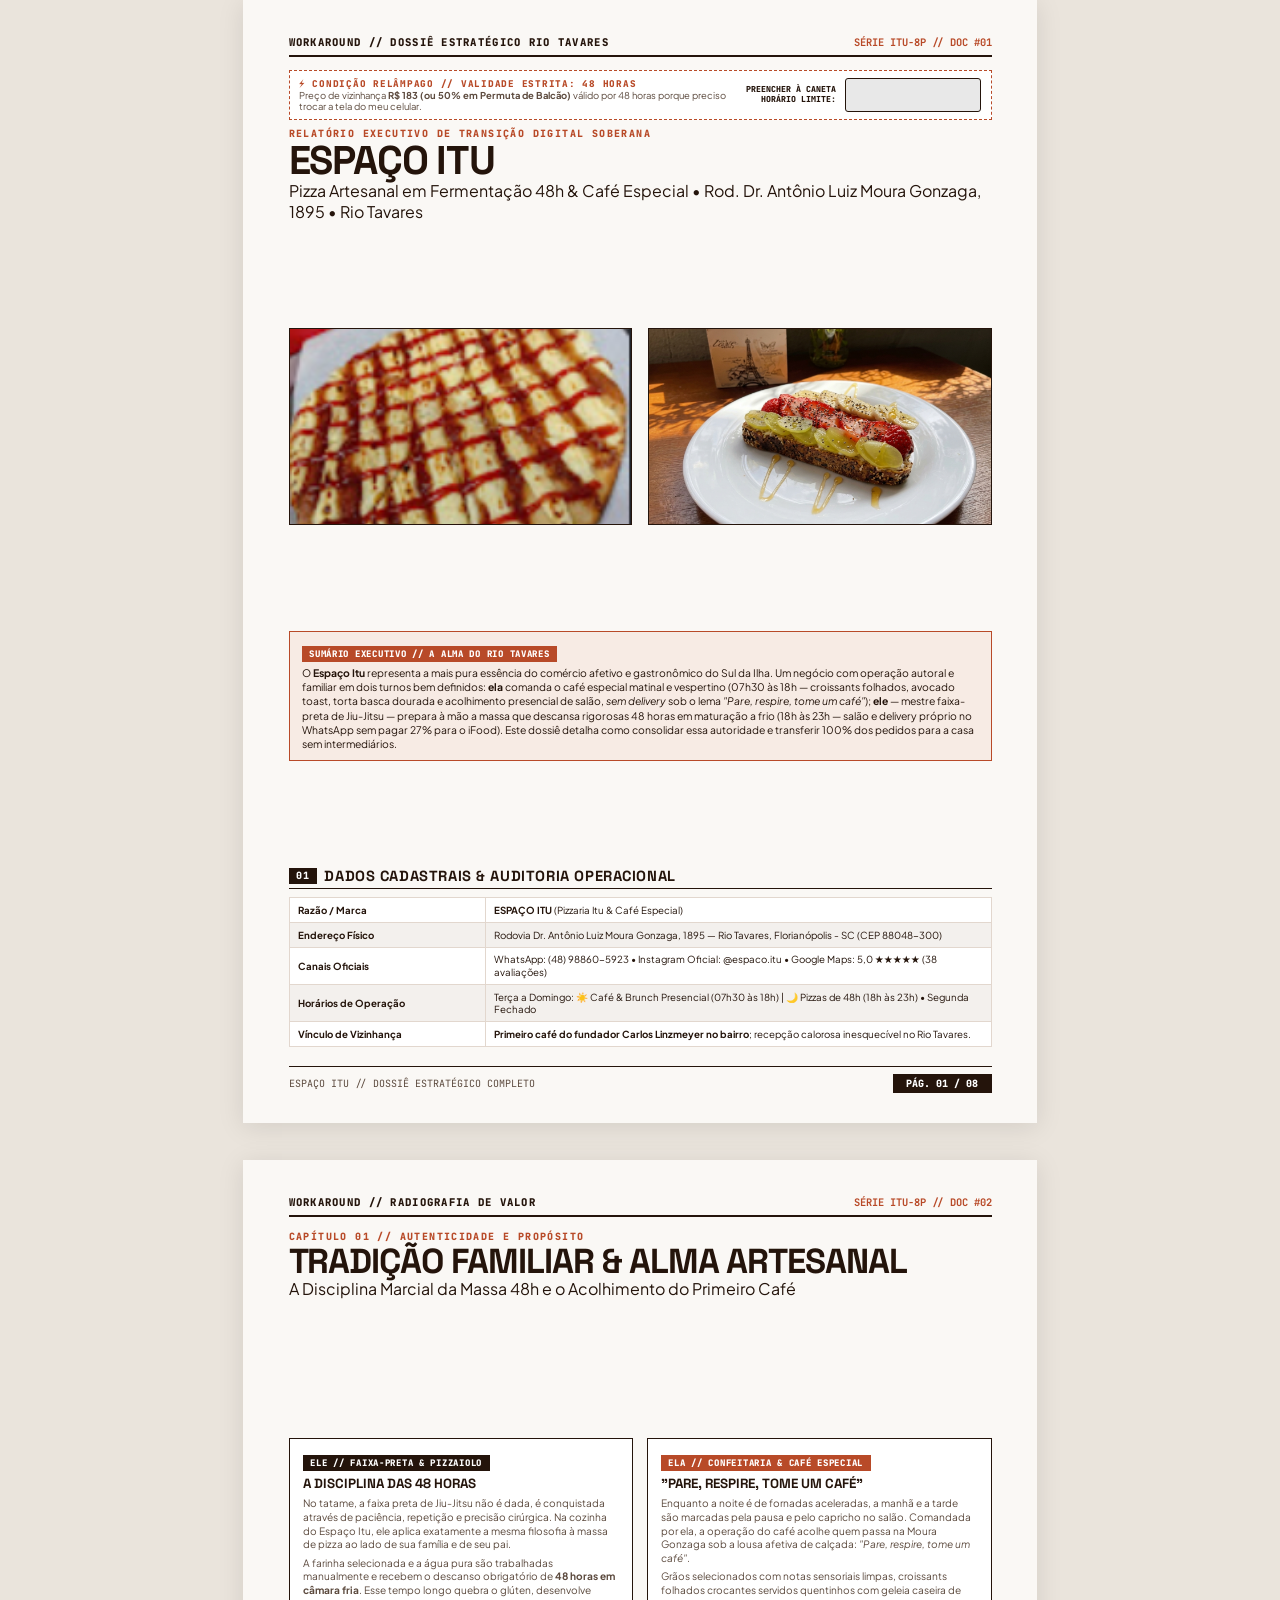
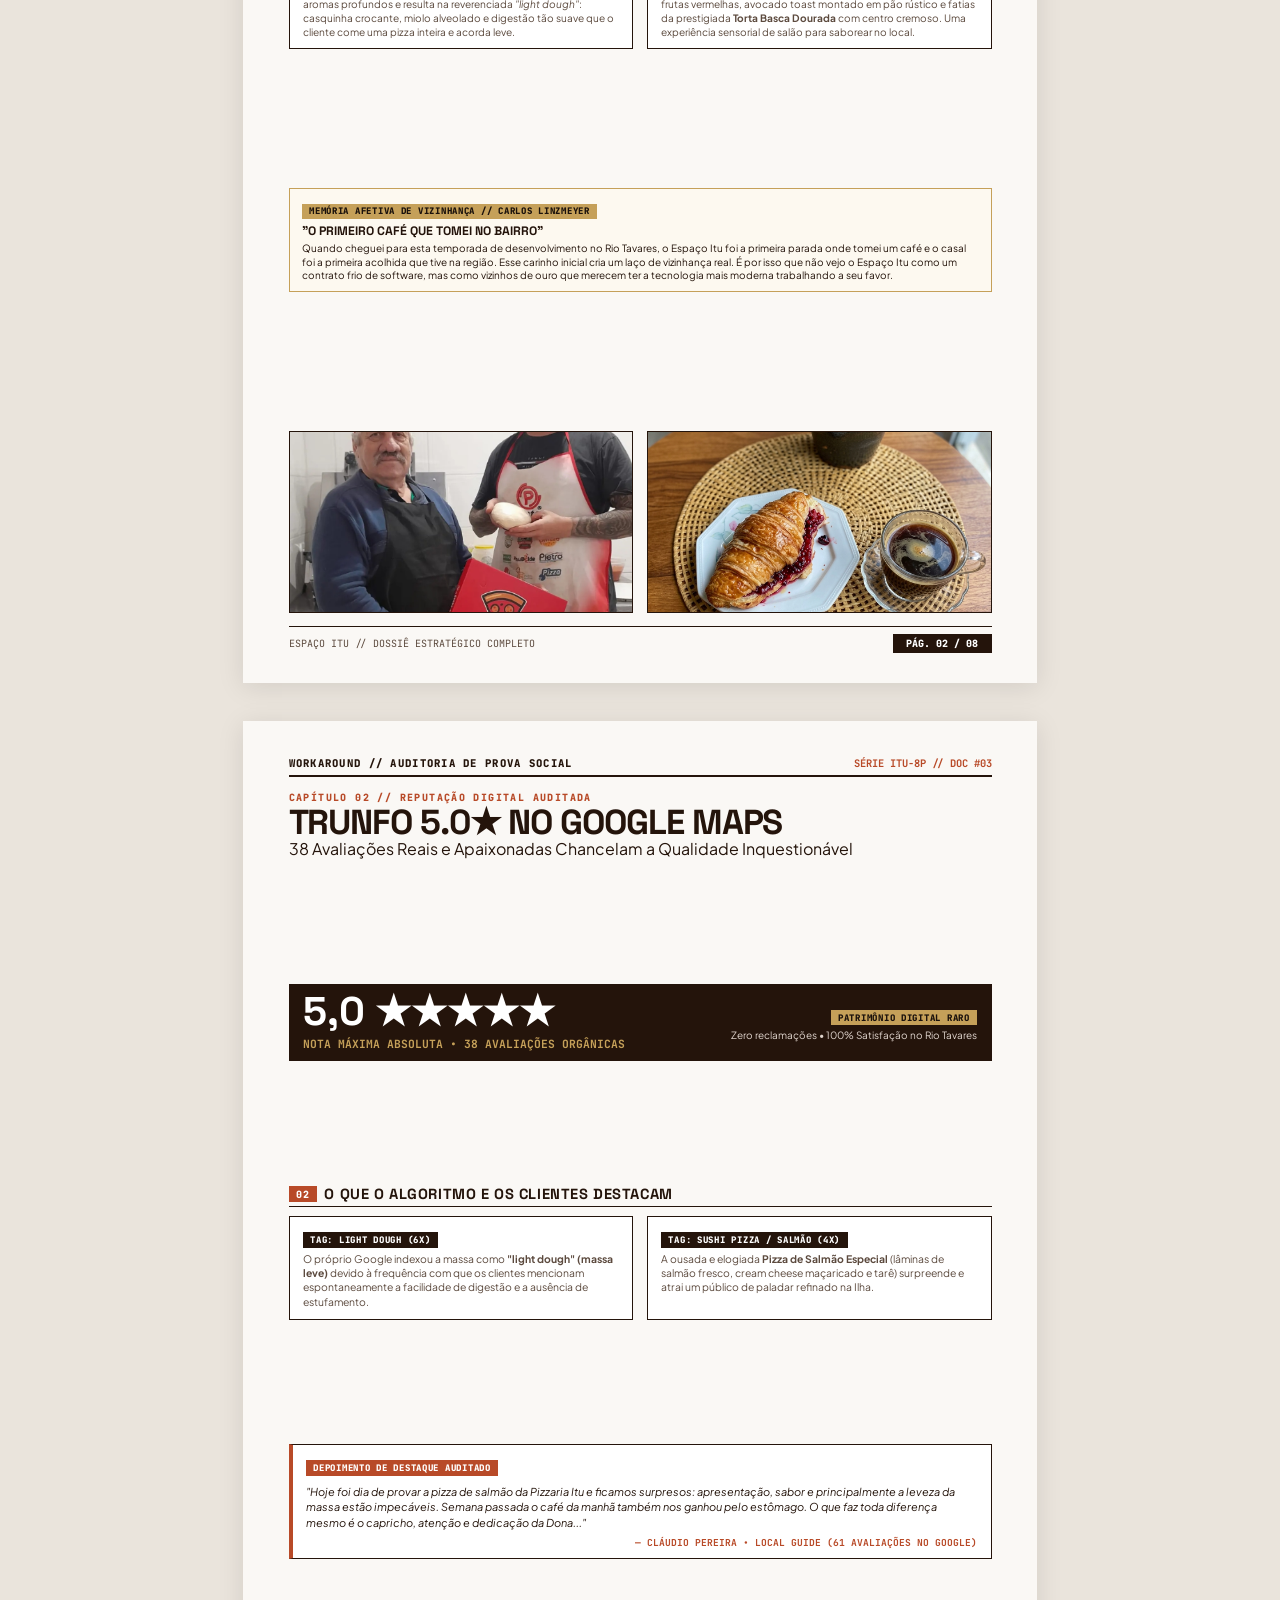
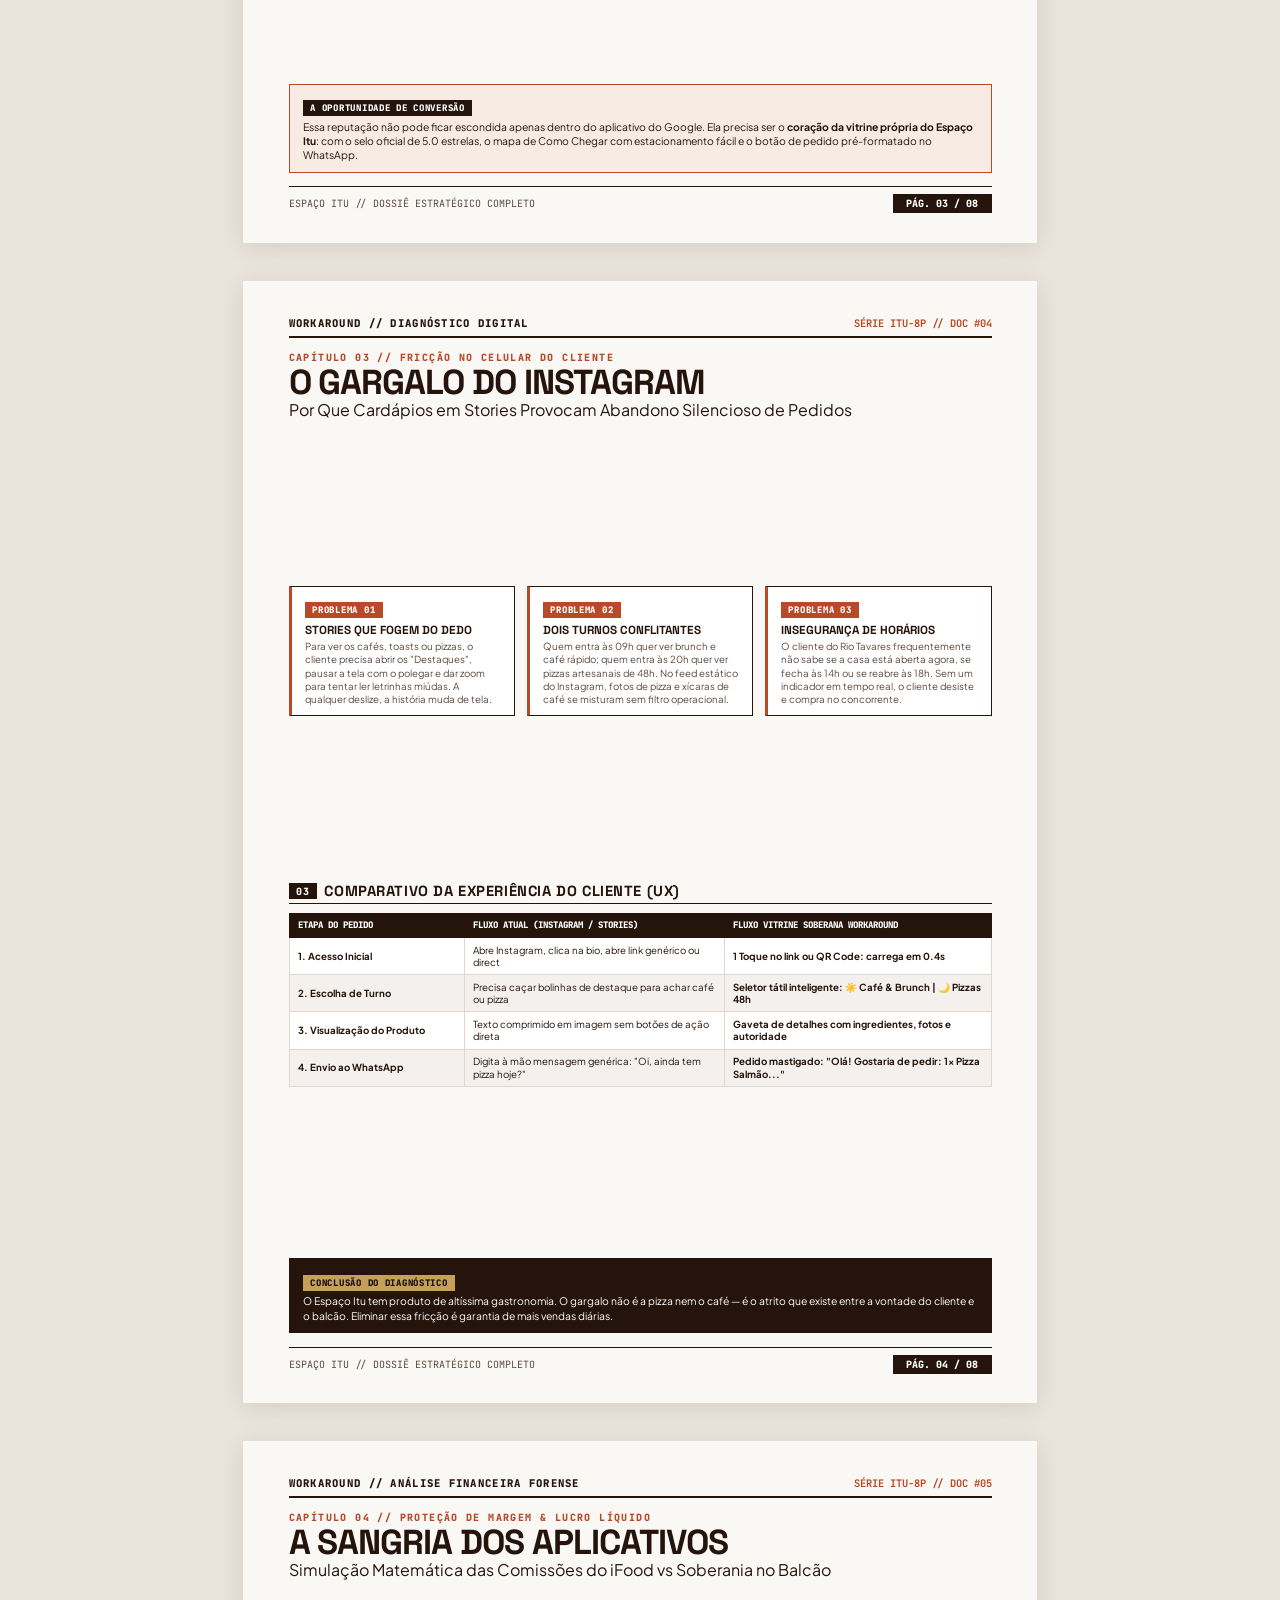
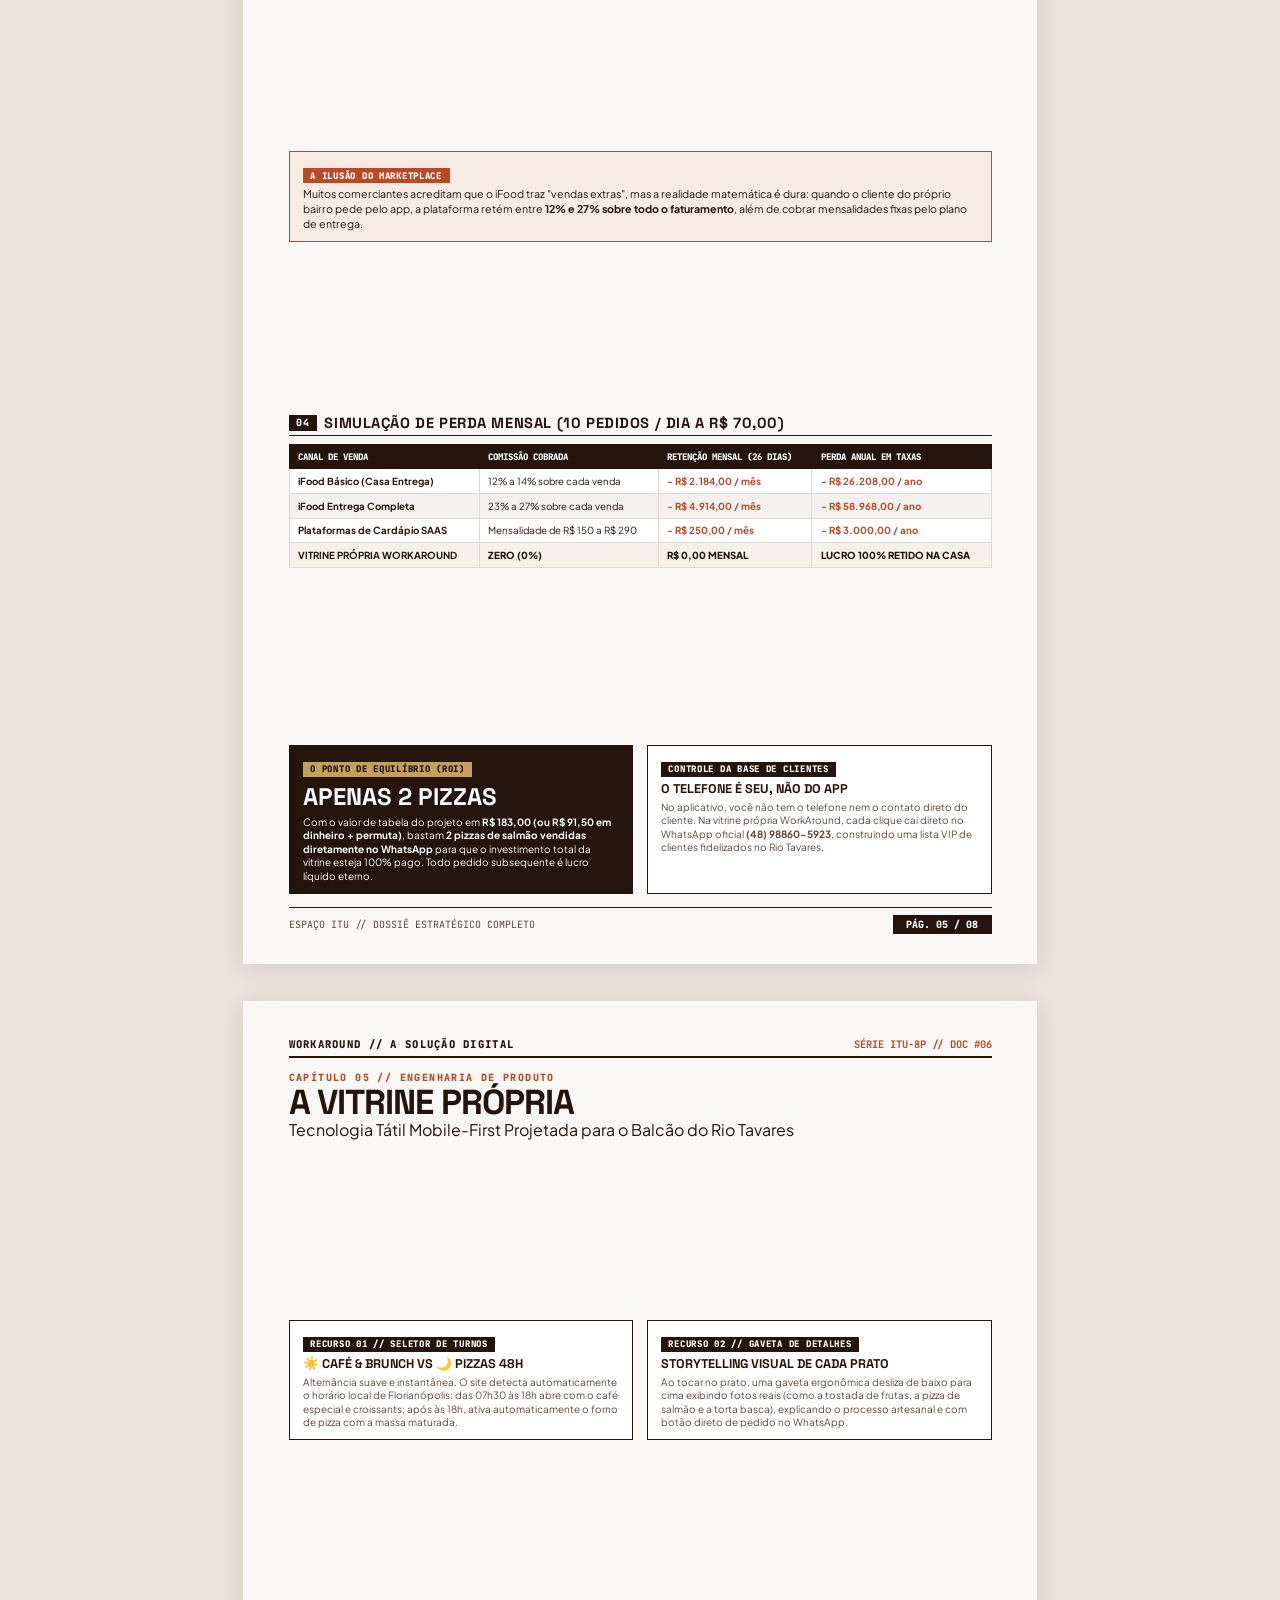
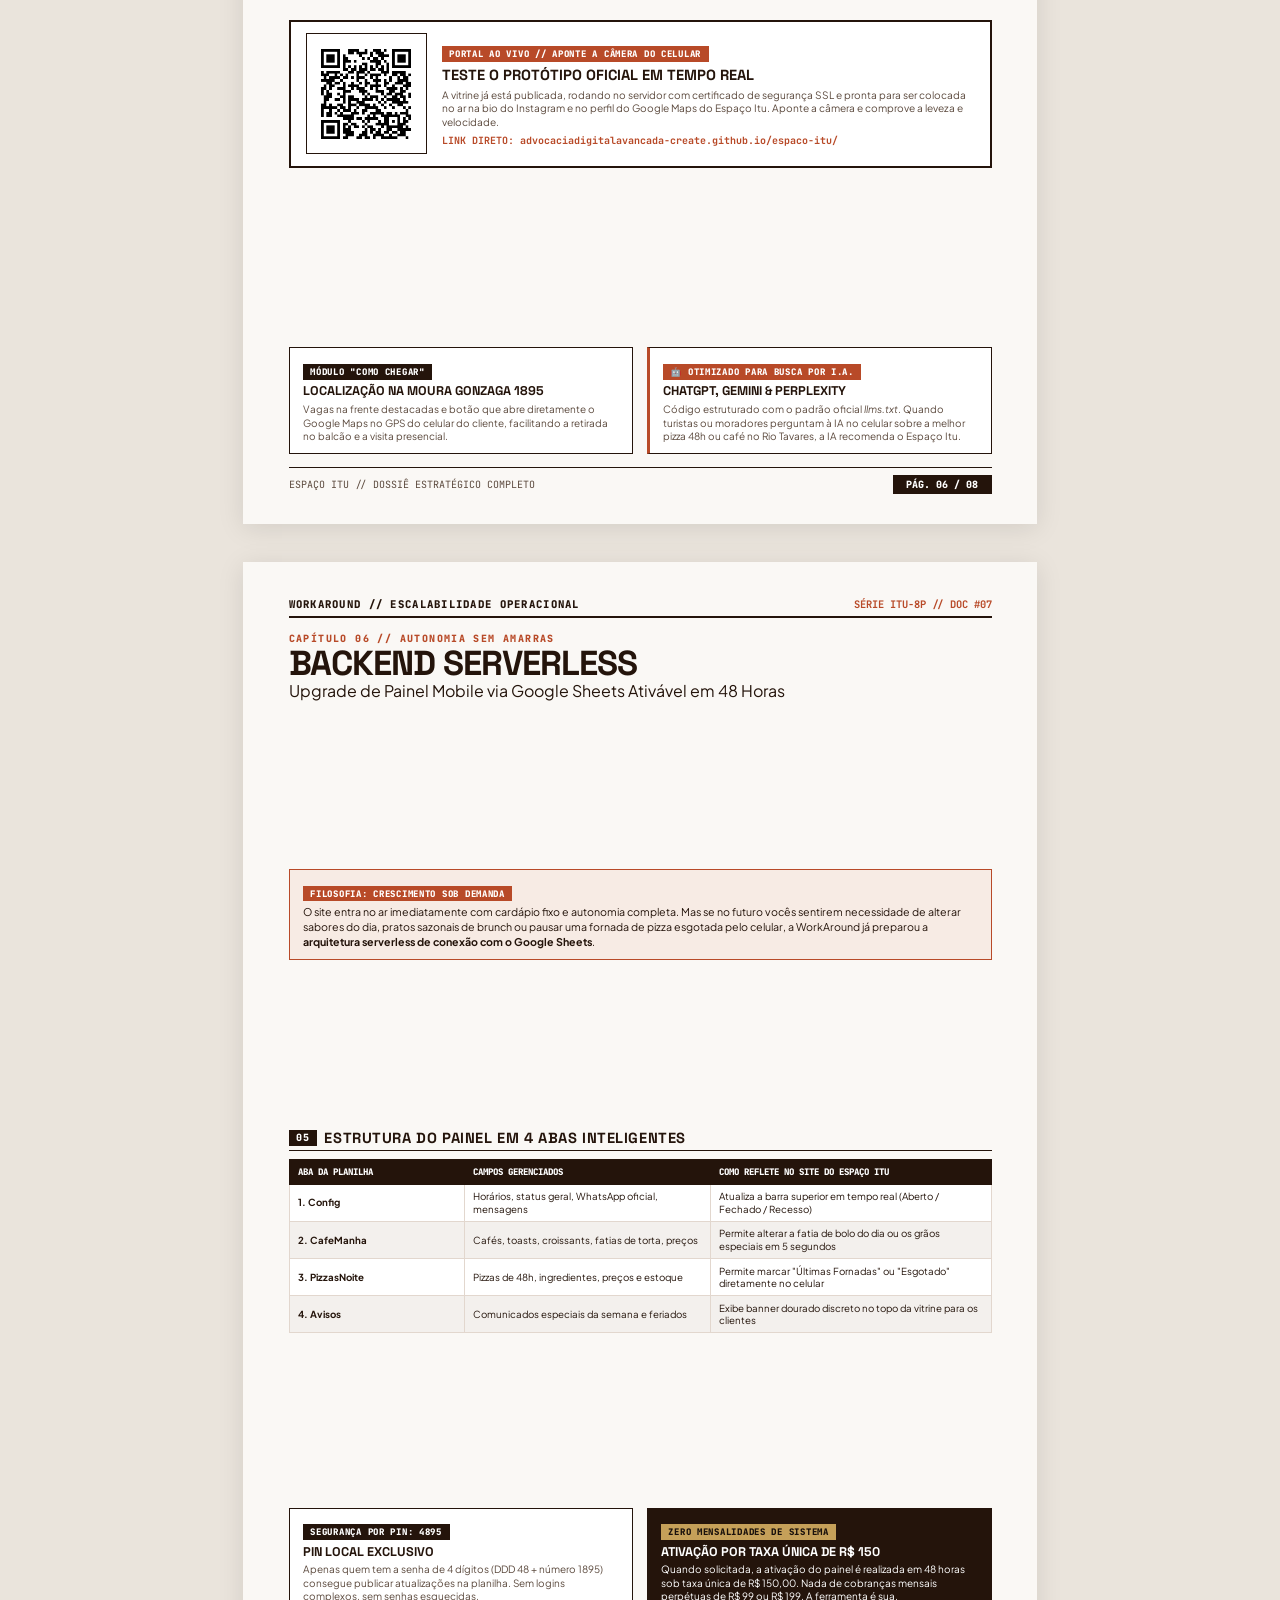
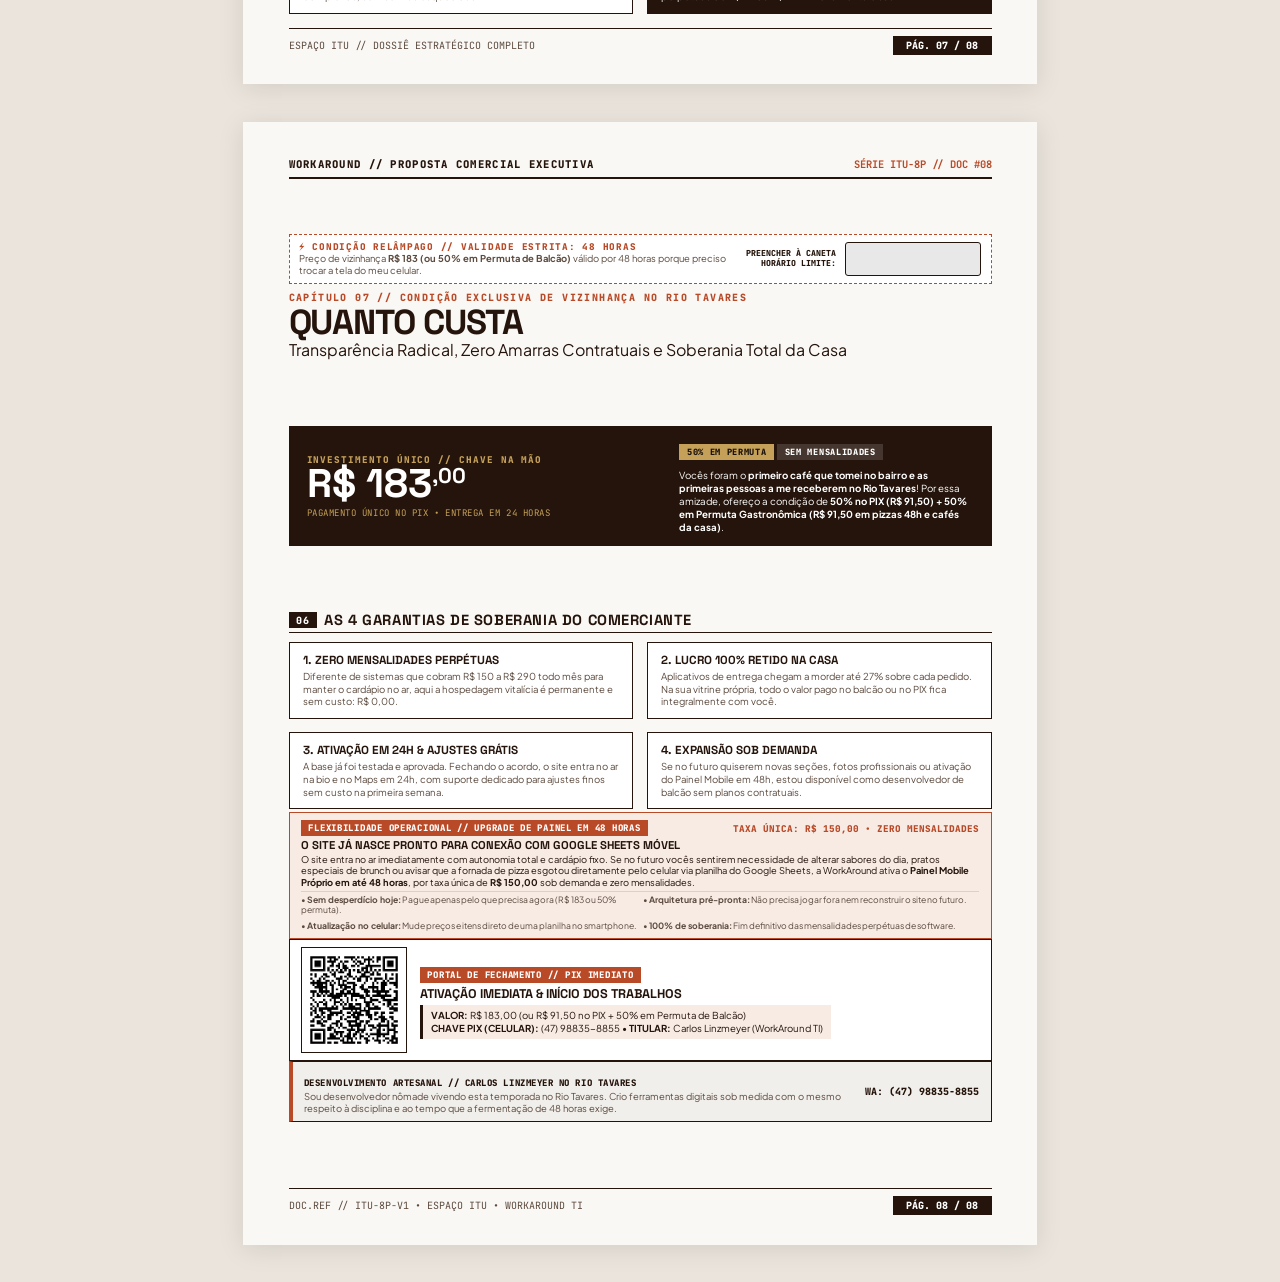
<file: relatorio/relatorio_espaco_itu_8paginas_color.html>
<!DOCTYPE html>
<html lang="pt-BR">
<head>
<meta charset="UTF-8">
<title>Espaço Itu — Dossiê Estratégico e Proposta Executiva 8 Páginas (Edição Colorida)</title>
<meta name="workaround:engine" content="Playwright / Edge Headless">
<meta name="workaround:format" content="A4-TENSION-GRID-8P">
<link rel="preconnect" href="https://fonts.googleapis.com">
<link rel="preconnect" href="https://fonts.gstatic.com" crossorigin>
<link href="https://fonts.googleapis.com/css2?family=Space+Grotesk:wght@500;600;700;800&family=Plus+Jakarta+Sans:wght@400;500;600;700;800&family=JetBrains+Mono:wght@500;700;800&display=swap" rel="stylesheet">
<style>
  @page {
    size: A4 portrait;
    margin: 0;
  }
  * {
    box-sizing: border-box;
    margin: 0;
    padding: 0;
  }
  :root {
    --bg-page: #FAF8F5;
    --c-primary: #24140B;
    --c-accent: #B84A28;
    --c-accent-soft: #F7EBE4;
    --c-gold: #C5A059;
    --c-gold-bg: #FDF9F0;
    --c-ink: #24140B;
    --c-ink-muted: #5C4A3E;
    --c-border: #E2D7CE;
    --c-border-strong: #24140B;
    --c-surface: #FFFFFF;
  }
  body {
    background-color: #EAE4DC;
    font-family: 'Plus Jakarta Sans', sans-serif;
    color: var(--c-ink);
    -webkit-print-color-adjust: exact;
    print-color-adjust: exact;
  }
  .page {
    width: 210mm;
    height: 297mm;
    page-break-after: always;
    position: relative;
    padding: 7.5mm 12mm 7.5mm 12mm;
    overflow: hidden;
    background-color: var(--bg-page);
    display: flex;
    flex-direction: column;
    justify-content: space-between;
    margin: 0 auto 10mm auto;
    box-shadow: 0 4px 25px rgba(0,0,0,0.1);
  }
  @media print {
    body { background: transparent; }
    .page { margin: 0; box-shadow: none; }
  }
  .doc-header {
    height: 7.5mm;
    display: flex;
    justify-content: space-between;
    align-items: flex-end;
    border-bottom: 2px solid var(--c-border-strong);
    padding-bottom: 1.5mm;
    flex-shrink: 0;
  }
  .doc-header .tagline {
    font-family: 'JetBrains Mono', monospace;
    font-size: 8pt;
    font-weight: 800;
    letter-spacing: 0.12em;
    text-transform: uppercase;
    color: var(--c-primary);
  }
  .doc-header .serial {
    font-family: 'JetBrains Mono', monospace;
    font-size: 7.8pt;
    font-weight: 700;
    color: var(--c-accent);
  }
  .doc-footer {
    height: 7.5mm;
    display: flex;
    justify-content: space-between;
    align-items: center;
    border-top: 1.5px solid var(--c-border-strong);
    padding-top: 1.5mm;
    font-family: 'JetBrains Mono', monospace;
    font-size: 7.5pt;
    color: var(--c-ink-muted);
    flex-shrink: 0;
  }
  .doc-footer .page-indicator {
    font-weight: 800;
    background: var(--c-primary);
    color: #FFF;
    padding: 0.8mm 3.5mm;
  }
  .page-main {
    height: 260mm;
    display: flex;
    flex-direction: column;
    justify-content: space-between;
    flex-shrink: 0;
  }

  /* TIPOGRAFIA BAUHAUS */
  .kicker {
    font-family: 'JetBrains Mono', monospace;
    font-size: 7.5pt;
    font-weight: 800;
    letter-spacing: 0.14em;
    text-transform: uppercase;
    color: var(--c-accent);
    margin-bottom: 0.8mm;
  }
  h1.page-title {
    font-family: 'Space Grotesk', sans-serif;
    font-size: 26pt;
    line-height: 0.92;
    font-weight: 800;
    letter-spacing: -0.03em;
    text-transform: uppercase;
    color: var(--c-primary);
  }
  h2.page-subtitle {
    font-family: 'Space Grotesk', sans-serif;
    font-size: 9.5pt;
    font-weight: 700;
    color: var(--c-ink-muted);
    margin-top: 1mm;
    margin-bottom: 2mm;
  }
  h2.section-heading {
    font-family: 'Space Grotesk', sans-serif;
    font-size: 11pt;
    font-weight: 800;
    text-transform: uppercase;
    letter-spacing: 0.04em;
    color: var(--c-primary);
    border-bottom: 1.5px solid var(--c-border-strong);
    padding-bottom: 0.8mm;
    margin-bottom: 2.2mm;
    display: flex;
    align-items: center;
    gap: 2mm;
  }
  .sec-pill {
    background: var(--c-primary);
    color: #FFF;
    font-family: 'JetBrains Mono', monospace;
    font-size: 7.5pt;
    padding: 0.4mm 2mm;
    font-weight: 800;
  }
  .sec-pill.accent {
    background: var(--c-accent);
  }
  p.lead {
    font-size: 8.2pt;
    line-height: 1.42;
    color: var(--c-ink-muted);
    margin-bottom: 2.5mm;
  }

  /* COMPONENTES BAUHAUS */
  .b-box {
    border: 1.5px solid var(--c-border-strong);
    background: #FFF;
    padding: 2.5mm 3.5mm;
  }
  .b-box.dark {
    background: var(--c-primary);
    color: #FFF;
  }
  .b-box.accent {
    background: var(--c-accent-soft);
    border-color: var(--c-accent);
  }
  .b-box.gold {
    background: var(--c-gold-bg);
    border-color: var(--c-gold);
  }
  .tech-badge {
    font-family: 'JetBrains Mono', monospace;
    font-size: 6.8pt;
    font-weight: 800;
    text-transform: uppercase;
    letter-spacing: 0.08em;
    display: inline-block;
    padding: 0.5mm 2mm;
    background: var(--c-primary);
    color: #FFF;
    margin-bottom: 1mm;
  }
  .tech-badge.accent { background: var(--c-accent); }
  .tech-badge.gold { background: var(--c-gold); color: #1A110C; }

  .grid-2col {
    display: grid;
    grid-template-columns: 1fr 1fr;
    gap: 3.5mm;
  }
  .grid-3col {
    display: grid;
    grid-template-columns: 1fr 1fr 1fr;
    gap: 3mm;
  }

  /* TABELAS */
  .b-table {
    width: 100%;
    border-collapse: collapse;
    font-size: 7.3pt;
    border: 1.5px solid var(--c-border-strong);
    margin: 1.5mm 0;
  }
  .b-table th {
    background: var(--c-primary);
    color: #FFF;
    font-family: 'JetBrains Mono', monospace;
    font-size: 6.8pt;
    font-weight: 800;
    text-transform: uppercase;
    padding: 1.5mm 2.2mm;
    text-align: left;
    border: 1px solid var(--c-primary);
  }
  .b-table td {
    padding: 1.5mm 2.2mm;
    border: 1px solid var(--c-border);
    line-height: 1.28;
    background: #FFF;
  }
  .b-table tr:nth-child(even) td {
    background: rgba(44, 27, 17, 0.03);
  }

  /* MOLDURAS FOTOGRÁFICAS */
  .img-frame {
    border: 1.5px solid var(--c-border-strong);
    overflow: hidden;
    background: #EAE6E1;
    position: relative;
  }
  .img-frame img {
    width: 100%;
    height: 100%;
    object-fit: cover;
    display: block;
    
  }

  /* CARIMBO DE VALIDADE 48H À CANETA */
  .urgency-stamp {
    border: 1.5px dashed var(--c-accent);
    background: #FFF;
    padding: 1.5mm 2.5mm;
    margin-bottom: 2mm;
    display: flex;
    justify-content: space-between;
    align-items: center;
    gap: 3mm;
  }
  .stamp-pen-box {
    border: 1px solid var(--c-border);
    background: var(--c-accent-soft);
    padding: 1mm 2.2mm;
    font-family: 'JetBrains Mono', monospace;
    font-size: 6.5pt;
    color: var(--c-primary);
    white-space: nowrap;
    line-height: 1.35;
  }
</style>
</head>
<body>

<!-- PÁGINA 01: CAPA MONUMENTAL & IDENTIDADE DO CLIENTE -->
<div class="page">
  <div class="doc-header">
    <div class="tagline">WORKAROUND // DOSSIÊ ESTRATÉGICO RIO TAVARES</div>
    <div class="serial">SÉRIE ITU-8P // DOC #01</div>
  </div>
  <div class="page-main">
    <div>
      <!-- CARIMBO DE VALIDADE 48H À CANETA -->
      <div class="urgency-stamp" style="margin-bottom: 2mm;">
        <div>
          <div style="font-family:'JetBrains Mono', monospace; font-size:7pt; font-weight:800; color:var(--c-accent); text-transform:uppercase; letter-spacing:0.08em;">
            ⚡ CONDIÇÃO RELÂMPAGO // VALIDADE ESTRITA: 48 HORAS
          </div>
          <div style="font-size:7.1pt; line-height:1.25; color:var(--c-ink-muted);">
            Preço de vizinhança <strong>R$ 183 (ou 50% em Permuta de Balcão)</strong> válido por 48 horas porque preciso trocar a tela do meu celular.
          </div>
        </div>
        <div style="display:flex; align-items:center; gap:2.5mm; flex-shrink:0;">
          <div style="font-family:'JetBrains Mono', monospace; font-size:6.2pt; font-weight:800; color:var(--c-primary); text-align:right; line-height:1.15;">
            PREENCHER À CANETA<br>HORÁRIO LIMITE:
          </div>
          <div style="width: 36mm; height: 9mm; background: #E8E8E8; border: 1.5px solid var(--c-border-strong); border-radius: 3px;"></div>
        </div>
      </div>

      <div class="kicker">RELATÓRIO EXECUTIVO DE TRANSIÇÃO DIGITAL SOBERANA</div>
      <h1 class="page-title" style="font-size: 30pt;">ESPAÇO ITU</h1>
      <div class="page-subtitle">Pizza Artesanal em Fermentação 48h & Café Especial • Rod. Dr. Antônio Luiz Moura Gonzaga, 1895 • Rio Tavares</div>
    </div>

    <div class="grid-2col" style="gap: 4mm;">
      <div class="img-frame" style="height: 52mm;">
        <img src="../assets/foto_pizza_maps.png" alt="Pizza artesanal paulista de longa fermentação 48h">
      </div>
      <div class="img-frame" style="height: 52mm;">
        <img src="../assets/foto_tostada_insta_hd.jpg" alt="Tostada de frutas vermelhas e brunch artesanal do café">
      </div>
    </div>

    <div class="b-box accent" style="padding: 2.2mm 3.2mm;">
      <div class="tech-badge accent">SUMÁRIO EXECUTIVO // A ALMA DO RIO TAVARES</div>
      <p style="font-size: 7.8pt; line-height: 1.38; color: var(--c-ink);">
        O <strong>Espaço Itu</strong> representa a mais pura essência do comércio afetivo e gastronômico do Sul da Ilha. Um negócio com operação autoral e familiar em dois turnos bem definidos: <strong>ela</strong> comanda o café especial matinal e vespertino (07h30 às 18h — croissants folhados, avocado toast, torta basca dourada e acolhimento presencial de salão, <em>sem delivery</em> sob o lema <em>"Pare, respire, tome um café"</em>); <strong>ele</strong> — mestre faixa-preta de Jiu-Jitsu — prepara à mão a massa que descansa rigorosas 48 horas em maturação a frio (18h às 23h — salão e delivery próprio no WhatsApp sem pagar 27% para o iFood). Este dossiê detalha como consolidar essa autoridade e transferir 100% dos pedidos para a casa sem intermediários.
      </p>
    </div>

    <div>
      <h2 class="section-heading"><span class="sec-pill">01</span> DADOS CADASTRAIS & AUDITORIA OPERACIONAL</h2>
      <table class="b-table">
        <tr>
          <td style="width: 28%;"><strong>Razão / Marca</strong></td>
          <td style="width: 72%;"><strong>ESPAÇO ITU</strong> (Pizzaria Itu & Café Especial)</td>
        </tr>
        <tr>
          <td><strong>Endereço Físico</strong></td>
          <td>Rodovia Dr. Antônio Luiz Moura Gonzaga, 1895 — Rio Tavares, Florianópolis - SC (CEP 88048-300)</td>
        </tr>
        <tr>
          <td><strong>Canais Oficiais</strong></td>
          <td>WhatsApp: (48) 98860-5923 &bull; Instagram Oficial: @espaco.itu &bull; Google Maps: 5,0 ★★★★★ (38 avaliações)</td>
        </tr>
        <tr>
          <td><strong>Horários de Operação</strong></td>
          <td>Terça a Domingo: ☀️ Café & Brunch Presencial (07h30 às 18h) | 🌙 Pizzas de 48h (18h às 23h) &bull; Segunda Fechado</td>
        </tr>
        <tr>
          <td><strong>Vínculo de Vizinhança</strong></td>
          <td><strong>Primeiro café do fundador Carlos Linzmeyer no bairro</strong>; recepção calorosa inesquecível no Rio Tavares.</td>
        </tr>
      </table>
    </div>
  </div>
  <div class="doc-footer">
    <div>ESPAÇO ITU // DOSSIÊ ESTRATÉGICO COMPLETO</div>
    <div class="page-indicator">PÁG. 01 / 08</div>
  </div>
</div>

<!-- PÁGINA 02: TRADIÇÃO FAMILIAR & MEMÓRIA AFETIVA -->
<div class="page">
  <div class="doc-header">
    <div class="tagline">WORKAROUND // RADIOGRAFIA DE VALOR</div>
    <div class="serial">SÉRIE ITU-8P // DOC #02</div>
  </div>
  <div class="page-main">
    <div>
      <div class="kicker">CAPÍTULO 01 // AUTENTICIDADE E PROPÓSITO</div>
      <h1 class="page-title">TRADIÇÃO FAMILIAR & ALMA ARTESANAL</h1>
      <div class="page-subtitle">A Disciplina Marcial da Massa 48h e o Acolhimento do Primeiro Café</div>
    </div>

    <div class="grid-2col">
      <div class="b-box">
        <div class="tech-badge">ELE // FAIXA-PRETA & PIZZAIOLO</div>
        <h3 style="font-family:'Space Grotesk', sans-serif; font-size:10pt; font-weight:800; margin-bottom:1.2mm; text-transform:uppercase;">A Disciplina das 48 Horas</h3>
        <p style="font-size:7.6pt; line-height:1.36; color:var(--c-ink-muted);">
          No tatame, a faixa preta de Jiu-Jitsu não é dada, é conquistada através de paciência, repetição e precisão cirúrgica. Na cozinha do Espaço Itu, ele aplica exatamente a mesma filosofia à massa de pizza ao lado de sua família e de seu pai. 
        </p>
        <p style="font-size:7.6pt; line-height:1.36; color:var(--c-ink-muted); margin-top:1.2mm;">
          A farinha selecionada e a água pura são trabalhadas manualmente e recebem o descanso obrigatório de <strong>48 horas em câmara fria</strong>. Esse tempo longo quebra o glúten, desenvolve aromas profundos e resulta na reverenciada <em>"light dough"</em>: casquinha crocante, miolo alveolado e digestão tão suave que o cliente come uma pizza inteira e acorda leve.
        </p>
      </div>

      <div class="b-box">
        <div class="tech-badge accent">ELA // CONFEITARIA & CAFÉ ESPECIAL</div>
        <h3 style="font-family:'Space Grotesk', sans-serif; font-size:10pt; font-weight:800; margin-bottom:1.2mm; text-transform:uppercase;">"Pare, Respire, Tome um Café"</h3>
        <p style="font-size:7.6pt; line-height:1.36; color:var(--c-ink-muted);">
          Enquanto a noite é de fornadas aceleradas, a manhã e a tarde são marcadas pela pausa e pelo capricho no salão. Comandada por ela, a operação do café acolhe quem passa na Moura Gonzaga sob a lousa afetiva de calçada: <em>"Pare, respire, tome um café"</em>.
        </p>
        <p style="font-size:7.6pt; line-height:1.36; color:var(--c-ink-muted); margin-top:1.2mm;">
          Grãos selecionados com notas sensoriais limpas, croissants folhados crocantes servidos quentinhos com geleia caseira de frutas vermelhas, avocado toast montado em pão rústico e fatias da prestigiada <strong>Torta Basca Dourada</strong> com centro cremoso. Uma experiência sensorial de salão para saborear no local.
        </p>
      </div>
    </div>

    <div class="b-box gold" style="padding: 2.2mm 3.2mm;">
      <div class="tech-badge gold">MEMÓRIA AFETIVA DE VIZINHANÇA // CARLOS LINZMEYER</div>
      <div style="font-family:'Space Grotesk', sans-serif; font-size:9.2pt; font-weight:800; margin-bottom:0.8mm; text-transform:uppercase;">
        "O Primeiro Café que Tomei no Bairro"
      </div>
      <p style="font-size:7.5pt; line-height:1.36; color:var(--c-ink);">
        Quando cheguei para esta temporada de desenvolvimento no Rio Tavares, o Espaço Itu foi a primeira parada onde tomei um café e o casal foi a primeira acolhida que tive na região. Esse carinho inicial cria um laço de vizinhança real. É por isso que não vejo o Espaço Itu como um contrato frio de software, mas como vizinhos de ouro que merecem ter a tecnologia mais moderna trabalhando a seu favor.
      </p>
    </div>

    <div class="grid-2col">
      <div class="img-frame" style="height: 48mm;">
        <img src="../assets/foto_donos_pizza.jpg" alt="Tradição familiar paulista: mestre da massa 48h ao lado do pai com a caixa da Pizza Itu">
      </div>
      <div class="img-frame" style="height: 48mm;">
        <img src="../assets/foto_croissant_insta_hd.jpg" alt="Croissant artesanal folhado com geleia de frutas e café especial">
      </div>
    </div>
  </div>
  <div class="doc-footer">
    <div>ESPAÇO ITU // DOSSIÊ ESTRATÉGICO COMPLETO</div>
    <div class="page-indicator">PÁG. 02 / 08</div>
  </div>
</div>

<!-- PÁGINA 03: AUDITORIA DO GOOGLE MAPS -->
<div class="page">
  <div class="doc-header">
    <div class="tagline">WORKAROUND // AUDITORIA DE PROVA SOCIAL</div>
    <div class="serial">SÉRIE ITU-8P // DOC #03</div>
  </div>
  <div class="page-main">
    <div>
      <div class="kicker">CAPÍTULO 02 // REPUTAÇÃO DIGITAL AUDITADA</div>
      <h1 class="page-title">TRUNFO 5.0★ NO GOOGLE MAPS</h1>
      <div class="page-subtitle">38 Avaliações Reais e Apaixonadas Chancelam a Qualidade Inquestionável</div>
    </div>

    <div class="b-box dark">
      <div style="display:flex; justify-content:space-between; align-items:center;">
        <div>
          <div style="font-family:'Space Grotesk', sans-serif; font-size:30pt; font-weight:800; line-height:0.9;">5,0 ★★★★★</div>
          <div style="font-family:'JetBrains Mono', monospace; font-size:8.5pt; color:var(--c-gold); font-weight:700; margin-top:1.5mm;">
            NOTA MÁXIMA ABSOLUTA &bull; 38 AVALIAÇÕES ORGÂNICAS
          </div>
        </div>
        <div style="text-align:right;">
          <div class="tech-badge gold">PATRIMÔNIO DIGITAL RARO</div>
          <div style="font-size:7.5pt; color:#E0D5CE;">Zero reclamações &bull; 100% Satisfação no Rio Tavares</div>
        </div>
      </div>
    </div>

    <div>
      <h2 class="section-heading"><span class="sec-pill accent">02</span> O QUE O ALGORITMO E OS CLIENTES DESTACAM</h2>
      <div class="grid-2col">
        <div class="b-box">
          <div class="tech-badge">TAG: LIGHT DOUGH (6X)</div>
          <p style="font-size:7.8pt; line-height:1.38; color:var(--c-ink-muted);">
            O próprio Google indexou a massa como <strong>"light dough" (massa leve)</strong> devido à frequência com que os clientes mencionam espontaneamente a facilidade de digestão e a ausência de estufamento.
          </p>
        </div>
        <div class="b-box">
          <div class="tech-badge">TAG: SUSHI PIZZA / SALMÃO (4X)</div>
          <p style="font-size:7.8pt; line-height:1.38; color:var(--c-ink-muted);">
            A ousada e elogiada <strong>Pizza de Salmão Especial</strong> (lâminas de salmão fresco, cream cheese maçaricado e tarê) surpreende e atrai um público de paladar refinado na Ilha.
          </p>
        </div>
      </div>
    </div>

    <div class="b-box" style="border-left: 4px solid var(--c-accent); background: #FFF;">
      <div class="tech-badge accent">DEPOIMENTO DE DESTAQUE AUDITADO</div>
      <blockquote style="font-size: 8.2pt; line-height: 1.42; color: var(--c-ink); font-style: italic; margin-top: 1mm;">
        "Hoje foi dia de provar a pizza de salmão da Pizzaria Itu e ficamos surpresos: apresentação, sabor e principalmente a leveza da massa estão impecáveis. Semana passada o café da manhã também nos ganhou pelo estômago. O que faz toda diferença mesmo é o capricho, atenção e dedicação da Dona..."
      </blockquote>
      <div style="font-family:'JetBrains Mono', monospace; font-size:7.2pt; font-weight:700; color:var(--c-accent); margin-top:1.5mm; text-align:right;">
        — CLÁUDIO PEREIRA &bull; LOCAL GUIDE (61 AVALIAÇÕES NO GOOGLE)
      </div>
    </div>

    <div class="b-box accent">
      <div class="tech-badge">A OPORTUNIDADE DE CONVERSÃO</div>
      <p style="font-size:7.8pt; line-height:1.38; color:var(--c-ink);">
        Essa reputação não pode ficar escondida apenas dentro do aplicativo do Google. Ela precisa ser o <strong>coração da vitrine própria do Espaço Itu</strong>: com o selo oficial de 5.0 estrelas, o mapa de Como Chegar com estacionamento fácil e o botão de pedido pré-formatado no WhatsApp.
      </p>
    </div>
  </div>
  <div class="doc-footer">
    <div>ESPAÇO ITU // DOSSIÊ ESTRATÉGICO COMPLETO</div>
    <div class="page-indicator">PÁG. 03 / 08</div>
  </div>
</div>

<!-- PÁGINA 04: DIAGNÓSTICO DIGITAL & FRICÇÃO -->
<div class="page">
  <div class="doc-header">
    <div class="tagline">WORKAROUND // DIAGNÓSTICO DIGITAL</div>
    <div class="serial">SÉRIE ITU-8P // DOC #04</div>
  </div>
  <div class="page-main">
    <div>
      <div class="kicker">CAPÍTULO 03 // FRICÇÃO NO CELULAR DO CLIENTE</div>
      <h1 class="page-title">O GARGALO DO INSTAGRAM</h1>
      <div class="page-subtitle">Por Que Cardápios em Stories Provocam Abandono Silencioso de Pedidos</div>
    </div>

    <div class="grid-3col">
      <div class="b-box" style="border-left: 3.5px solid var(--c-accent);">
        <div class="tech-badge accent">PROBLEMA 01</div>
        <div style="font-family:'Space Grotesk', sans-serif; font-size:8.8pt; font-weight:800; margin-bottom:1mm; text-transform:uppercase;">
          Stories que Fogem do Dedo
        </div>
        <p style="font-size:7.3pt; line-height:1.35; color:var(--c-ink-muted);">
          Para ver os cafés, toasts ou pizzas, o cliente precisa abrir os "Destaques", pausar a tela com o polegar e dar zoom para tentar ler letrinhas miúdas. A qualquer deslize, a história muda de tela.
        </p>
      </div>

      <div class="b-box" style="border-left: 3.5px solid var(--c-accent);">
        <div class="tech-badge accent">PROBLEMA 02</div>
        <div style="font-family:'Space Grotesk', sans-serif; font-size:8.8pt; font-weight:800; margin-bottom:1mm; text-transform:uppercase;">
          Dois Turnos Conflitantes
        </div>
        <p style="font-size:7.3pt; line-height:1.35; color:var(--c-ink-muted);">
          Quem entra às 09h quer ver brunch e café rápido; quem entra às 20h quer ver pizzas artesanais de 48h. No feed estático do Instagram, fotos de pizza e xícaras de café se misturam sem filtro operacional.
        </p>
      </div>

      <div class="b-box" style="border-left: 3.5px solid var(--c-accent);">
        <div class="tech-badge accent">PROBLEMA 03</div>
        <div style="font-family:'Space Grotesk', sans-serif; font-size:8.8pt; font-weight:800; margin-bottom:1mm; text-transform:uppercase;">
          Insegurança de Horários
        </div>
        <p style="font-size:7.3pt; line-height:1.35; color:var(--c-ink-muted);">
          O cliente do Rio Tavares frequentemente não sabe se a casa está aberta agora, se fecha às 14h ou se reabre às 18h. Sem um indicador em tempo real, o cliente desiste e compra no concorrente.
        </p>
      </div>
    </div>

    <div>
      <h2 class="section-heading"><span class="sec-pill">03</span> COMPARATIVO DA EXPERIÊNCIA DO CLIENTE (UX)</h2>
      <table class="b-table">
        <thead>
          <tr>
            <th style="width: 25%;">ETAPA DO PEDIDO</th>
            <th style="width: 37%;">FLUXO ATUAL (INSTAGRAM / STORIES)</th>
            <th style="width: 38%;">FLUXO VITRINE SOBERANA WORKAROUND</th>
          </tr>
        </thead>
        <tbody>
          <tr>
            <td><strong>1. Acesso Inicial</strong></td>
            <td>Abre Instagram, clica na bio, abre link genérico ou direct</td>
            <td style="font-weight:700;">1 Toque no link ou QR Code: carrega em 0.4s</td>
          </tr>
          <tr>
            <td><strong>2. Escolha de Turno</strong></td>
            <td>Precisa caçar bolinhas de destaque para achar café ou pizza</td>
            <td style="font-weight:700;">Seletor tátil inteligente: ☀️ Café & Brunch | 🌙 Pizzas 48h</td>
          </tr>
          <tr>
            <td><strong>3. Visualização do Produto</strong></td>
            <td>Texto comprimido em imagem sem botões de ação direta</td>
            <td style="font-weight:700;">Gaveta de detalhes com ingredientes, fotos e autoridade</td>
          </tr>
          <tr>
            <td><strong>4. Envio ao WhatsApp</strong></td>
            <td>Digita à mão mensagem genérica: "Oi, ainda tem pizza hoje?"</td>
            <td style="font-weight:700;">Pedido mastigado: "Olá! Gostaria de pedir: 1x Pizza Salmão..."</td>
          </tr>
        </tbody>
      </table>
    </div>

    <div class="b-box dark">
      <div class="tech-badge gold">CONCLUSÃO DO DIAGNÓSTICO</div>
      <p style="font-size:7.8pt; line-height:1.38; color:#FFF;">
        O Espaço Itu tem produto de altíssima gastronomia. O gargalo não é a pizza nem o café — é o atrito que existe entre a vontade do cliente e o balcão. Eliminar essa fricção é garantia de mais vendas diárias.
      </p>
    </div>
  </div>
  <div class="doc-footer">
    <div>ESPAÇO ITU // DOSSIÊ ESTRATÉGICO COMPLETO</div>
    <div class="page-indicator">PÁG. 04 / 08</div>
  </div>
</div>

<!-- PÁGINA 05: ANÁLISE FINANCEIRA & TAXAS DO IFOOD -->
<div class="page">
  <div class="doc-header">
    <div class="tagline">WORKAROUND // ANÁLISE FINANCEIRA FORENSE</div>
    <div class="serial">SÉRIE ITU-8P // DOC #05</div>
  </div>
  <div class="page-main">
    <div>
      <div class="kicker">CAPÍTULO 04 // PROTEÇÃO DE MARGEM & LUCRO LÍQUIDO</div>
      <h1 class="page-title">A SANGRIA DOS APLICATIVOS</h1>
      <div class="page-subtitle">Simulação Matemática das Comissões do iFood vs Soberania no Balcão</div>
    </div>

    <div class="b-box accent">
      <div class="tech-badge accent">A ILUSÃO DO MARKETPLACE</div>
      <p style="font-size: 8.0pt; line-height: 1.40; color: var(--c-ink);">
        Muitos comerciantes acreditam que o iFood traz "vendas extras", mas a realidade matemática é dura: quando o cliente do próprio bairro pede pelo app, a plataforma retém entre <strong>12% e 27% sobre todo o faturamento</strong>, além de cobrar mensalidades fixas pelo plano de entrega.
      </p>
    </div>

    <div>
      <h2 class="section-heading"><span class="sec-pill">04</span> SIMULAÇÃO DE PERDA MENSAL (10 PEDIDOS / DIA A R$ 70,00)</h2>
      <table class="b-table">
        <thead>
          <tr>
            <th>CANAL DE VENDA</th>
            <th>COMISSÃO COBRADA</th>
            <th>RETENÇÃO MENSAL (26 DIAS)</th>
            <th>PERDA ANUAL EM TAXAS</th>
          </tr>
        </thead>
        <tbody>
          <tr>
            <td><strong>iFood Básico (Casa Entrega)</strong></td>
            <td>12% a 14% sobre cada venda</td>
            <td style="color:var(--c-accent); font-weight:700;">- R$ 2.184,00 / mês</td>
            <td style="color:var(--c-accent); font-weight:700;">- R$ 26.208,00 / ano</td>
          </tr>
          <tr>
            <td><strong>iFood Entrega Completa</strong></td>
            <td>23% a 27% sobre cada venda</td>
            <td style="color:var(--c-accent); font-weight:700;">- R$ 4.914,00 / mês</td>
            <td style="color:var(--c-accent); font-weight:700;">- R$ 58.968,00 / ano</td>
          </tr>
          <tr>
            <td><strong>Plataformas de Cardápio SAAS</strong></td>
            <td>Mensalidade de R$ 150 a R$ 290</td>
            <td style="color:var(--c-accent); font-weight:700;">- R$ 250,00 / mês</td>
            <td style="color:var(--c-accent); font-weight:700;">- R$ 3.000,00 / ano</td>
          </tr>
          <tr style="background: var(--c-gold-bg);">
            <td><strong>VITRINE PRÓPRIA WORKAROUND</strong></td>
            <td style="color:var(--c-primary); font-weight:800;">ZERO (0%)</td>
            <td style="color:var(--c-primary); font-weight:800;">R$ 0,00 MENSAL</td>
            <td style="color:var(--c-primary); font-weight:800;">LUCRO 100% RETIDO NA CASA</td>
          </tr>
        </tbody>
      </table>
    </div>

    <div class="grid-2col">
      <div class="b-box dark">
        <div class="tech-badge gold">O PONTO DE EQUILÍBRIO (ROI)</div>
        <div style="font-family:'Space Grotesk', sans-serif; font-size:18pt; font-weight:800; margin-bottom:1mm;">
          APENAS 2 PIZZAS
        </div>
        <p style="font-size:7.5pt; line-height:1.35; color:#FFF;">
          Com o valor de tabela do projeto em <strong>R$ 183,00 (ou R$ 91,50 em dinheiro + permuta)</strong>, bastam <strong>2 pizzas de salmão vendidas diretamente no WhatsApp</strong> para que o investimento total da vitrine esteja 100% pago. Todo pedido subsequente é lucro líquido eterno.
        </p>
      </div>

      <div class="b-box">
        <div class="tech-badge">CONTROLE DA BASE DE CLIENTES</div>
        <h3 style="font-family:'Space Grotesk', sans-serif; font-size:9.5pt; font-weight:800; margin-bottom:1mm; text-transform:uppercase;">
          O Telefone é Seu, Não do App
        </h3>
        <p style="font-size:7.5pt; line-height:1.35; color:var(--c-ink-muted);">
          No aplicativo, você não tem o telefone nem o contato direto do cliente. Na vitrine própria WorkAround, cada clique cai direto no WhatsApp oficial <strong>(48) 98860-5923</strong>, construindo uma lista VIP de clientes fidelizados no Rio Tavares.
        </p>
      </div>
    </div>
  </div>
  <div class="doc-footer">
    <div>ESPAÇO ITU // DOSSIÊ ESTRATÉGICO COMPLETO</div>
    <div class="page-indicator">PÁG. 05 / 08</div>
  </div>
</div>

<!-- PÁGINA 06: A SOLUÇÃO DIGITAL AO VIVO -->
<div class="page">
  <div class="doc-header">
    <div class="tagline">WORKAROUND // A SOLUÇÃO DIGITAL</div>
    <div class="serial">SÉRIE ITU-8P // DOC #06</div>
  </div>
  <div class="page-main">
    <div>
      <div class="kicker">CAPÍTULO 05 // ENGENHARIA DE PRODUTO</div>
      <h1 class="page-title">A VITRINE PRÓPRIA</h1>
      <div class="page-subtitle">Tecnologia Tátil Mobile-First Projetada para o Balcão do Rio Tavares</div>
    </div>

    <div class="grid-2col">
      <div class="b-box">
        <div class="tech-badge">RECURSO 01 // SELETOR DE TURNOS</div>
        <h3 style="font-family:'Space Grotesk', sans-serif; font-size:9.5pt; font-weight:800; margin-bottom:1mm; text-transform:uppercase;">
          ☀️ Café & Brunch vs 🌙 Pizzas 48h
        </h3>
        <p style="font-size:7.5pt; line-height:1.35; color:var(--c-ink-muted);">
          Alternância suave e instantânea. O site detecta automaticamente o horário local de Florianópolis: das 07h30 às 18h abre com o café especial e croissants; após às 18h, ativa automaticamente o forno de pizza com a massa maturada.
        </p>
      </div>

      <div class="b-box">
        <div class="tech-badge">RECURSO 02 // GAVETA DE DETALHES</div>
        <h3 style="font-family:'Space Grotesk', sans-serif; font-size:9.5pt; font-weight:800; margin-bottom:1mm; text-transform:uppercase;">
          Storytelling Visual de Cada Prato
        </h3>
        <p style="font-size:7.5pt; line-height:1.35; color:var(--c-ink-muted);">
          Ao tocar no prato, uma gaveta ergonômica desliza de baixo para cima exibindo fotos reais (como a tostada de frutas, a pizza de salmão e a torta basca), explicando o processo artesanal e com botão direto de pedido no WhatsApp.
        </p>
      </div>
    </div>

    <!-- BOX DO QR CODE DE TESTE AO VIVO -->
    <div class="b-box" style="border: 2px solid var(--c-border-strong); padding: 3mm 4mm; display:flex; gap:4mm; align-items:center;">
      <div style="width: 32mm; height: 32mm; background:#FFF; border:1.5px solid var(--c-border-strong); padding:1mm; flex-shrink:0;">
        <img src="../assets/qr_prototipo_site.png" alt="QR Code Protótipo Espaço Itu" style="width:100%; height:100%; object-fit:contain; display:block;">
      </div>
      <div>
        <div class="tech-badge accent">PORTAL AO VIVO // APONTE A CÂMERA DO CELULAR</div>
        <div style="font-family:'Space Grotesk', sans-serif; font-size:11pt; font-weight:800; text-transform:uppercase; margin-bottom:1mm;">
          Teste o Protótipo Oficial em Tempo Real
        </div>
        <p style="font-size:7.6pt; line-height:1.35; color:var(--c-ink-muted);">
          A vitrine já está publicada, rodando no servidor com certificado de segurança SSL e pronta para ser colocada no ar na bio do Instagram e no perfil do Google Maps do Espaço Itu. Aponte a câmera e comprove a leveza e velocidade.
        </p>
        <div style="font-family:'JetBrains Mono', monospace; font-size:7.5pt; font-weight:700; color:var(--c-accent); margin-top:1.5mm;">
          LINK DIRETO: advocaciadigitalavancada-create.github.io/espaco-itu/
        </div>
      </div>
    </div>

    <div class="grid-2col">
      <div class="b-box">
        <div class="tech-badge">MÓDULO "COMO CHEGAR"</div>
        <h3 style="font-family:'Space Grotesk', sans-serif; font-size:9.5pt; font-weight:800; margin-bottom:1mm; text-transform:uppercase;">
          Localização na Moura Gonzaga 1895
        </h3>
        <p style="font-size:7.5pt; line-height:1.35; color:var(--c-ink-muted);">
          Vagas na frente destacadas e botão que abre diretamente o Google Maps no GPS do celular do cliente, facilitando a retirada no balcão e a visita presencial.
        </p>
      </div>

      <div class="b-box" style="border-left: 3.5px solid var(--c-accent);">
        <div class="tech-badge accent">🤖 OTIMIZADO PARA BUSCA POR I.A.</div>
        <h3 style="font-family:'Space Grotesk', sans-serif; font-size:9.5pt; font-weight:800; margin-bottom:1mm; text-transform:uppercase;">
          ChatGPT, Gemini & Perplexity
        </h3>
        <p style="font-size:7.5pt; line-height:1.35; color:var(--c-ink-muted);">
          Código estruturado com o padrão oficial <em>llms.txt</em>. Quando turistas ou moradores perguntam à IA no celular sobre a melhor pizza 48h ou café no Rio Tavares, a IA recomenda o Espaço Itu.
        </p>
      </div>
    </div>
  </div>
  <div class="doc-footer">
    <div>ESPAÇO ITU // DOSSIÊ ESTRATÉGICO COMPLETO</div>
    <div class="page-indicator">PÁG. 06 / 08</div>
  </div>
</div>

<!-- PÁGINA 07: ESCALABILIDADE OPERACIONAL & BACKEND 48H -->
<div class="page">
  <div class="doc-header">
    <div class="tagline">WORKAROUND // ESCALABILIDADE OPERACIONAL</div>
    <div class="serial">SÉRIE ITU-8P // DOC #07</div>
  </div>
  <div class="page-main">
    <div>
      <div class="kicker">CAPÍTULO 06 // AUTONOMIA SEM AMARRAS</div>
      <h1 class="page-title">BACKEND SERVERLESS</h1>
      <div class="page-subtitle">Upgrade de Painel Mobile via Google Sheets Ativável em 48 Horas</div>
    </div>

    <div class="b-box accent">
      <div class="tech-badge accent">FILOSOFIA: CRESCIMENTO SOB DEMANDA</div>
      <p style="font-size: 8.0pt; line-height: 1.40; color: var(--c-ink);">
        O site entra no ar imediatamente com cardápio fixo e autonomia completa. Mas se no futuro vocês sentirem necessidade de alterar sabores do dia, pratos sazonais de brunch ou pausar uma fornada de pizza esgotada pelo celular, a WorkAround já preparou a <strong>arquitetura serverless de conexão com o Google Sheets</strong>.
      </p>
    </div>

    <div>
      <h2 class="section-heading"><span class="sec-pill">05</span> ESTRUTURA DO PAINEL EM 4 ABAS INTELIGENTES</h2>
      <table class="b-table">
        <thead>
          <tr>
            <th style="width: 25%;">ABA DA PLANILHA</th>
            <th style="width: 35%;">CAMPOS GERENCIADOS</th>
            <th style="width: 40%;">COMO REFLETE NO SITE DO ESPAÇO ITU</th>
          </tr>
        </thead>
        <tbody>
          <tr>
            <td><strong>1. Config</strong></td>
            <td>Horários, status geral, WhatsApp oficial, mensagens</td>
            <td>Atualiza a barra superior em tempo real (Aberto / Fechado / Recesso)</td>
          </tr>
          <tr>
            <td><strong>2. CafeManha</strong></td>
            <td>Cafés, toasts, croissants, fatias de torta, preços</td>
            <td>Permite alterar a fatia de bolo do dia ou os grãos especiais em 5 segundos</td>
          </tr>
          <tr>
            <td><strong>3. PizzasNoite</strong></td>
            <td>Pizzas de 48h, ingredientes, preços e estoque</td>
            <td>Permite marcar "Últimas Fornadas" ou "Esgotado" diretamente no celular</td>
          </tr>
          <tr>
            <td><strong>4. Avisos</strong></td>
            <td>Comunicados especiais da semana e feriados</td>
            <td>Exibe banner dourado discreto no topo da vitrine para os clientes</td>
          </tr>
        </tbody>
      </table>
    </div>

    <div class="grid-2col">
      <div class="b-box">
        <div class="tech-badge">SEGURANÇA POR PIN: 4895</div>
        <h3 style="font-family:'Space Grotesk', sans-serif; font-size:9.5pt; font-weight:800; margin-bottom:1mm; text-transform:uppercase;">
          PIN Local Exclusivo
        </h3>
        <p style="font-size:7.5pt; line-height:1.35; color:var(--c-ink-muted);">
          Apenas quem tem a senha de 4 dígitos (DDD 48 + número 1895) consegue publicar atualizações na planilha. Sem logins complexos, sem senhas esquecidas.
        </p>
      </div>

      <div class="b-box dark">
        <div class="tech-badge gold">ZERO MENSALIDADES DE SISTEMA</div>
        <h3 style="font-family:'Space Grotesk', sans-serif; font-size:9.5pt; font-weight:800; margin-bottom:1mm; text-transform:uppercase;">
          Ativação por Taxa Única de R$ 150
        </h3>
        <p style="font-size:7.5pt; line-height:1.35; color:#FFF;">
          Quando solicitada, a ativação do painel é realizada em 48 horas sob taxa única de R$ 150,00. Nada de cobranças mensais perpétuas de R$ 99 ou R$ 199. A ferramenta é sua.
        </p>
      </div>
    </div>
  </div>
  <div class="doc-footer">
    <div>ESPAÇO ITU // DOSSIÊ ESTRATÉGICO COMPLETO</div>
    <div class="page-indicator">PÁG. 07 / 08</div>
  </div>
</div>

<!-- PÁGINA 08: PROPOSTA COMERCIAL & CONDIÇÃO ESPECIAL DE VIZINHANÇA -->
<div class="page">
  <div class="doc-header">
    <div class="tagline">WORKAROUND // PROPOSTA COMERCIAL EXECUTIVA</div>
    <div class="serial">SÉRIE ITU-8P // DOC #08</div>
  </div>
  <div class="page-main">
    <div class="header-group">
      <!-- CARIMBO DE VALIDADE 48H À CANETA -->
      <div class="urgency-stamp" style="margin-bottom: 2mm;">
        <div>
          <div style="font-family:'JetBrains Mono', monospace; font-size:7pt; font-weight:800; color:var(--c-accent); text-transform:uppercase; letter-spacing:0.08em;">
            ⚡ CONDIÇÃO RELÂMPAGO // VALIDADE ESTRITA: 48 HORAS
          </div>
          <div style="font-size:7.1pt; line-height:1.25; color:var(--c-ink-muted);">
            Preço de vizinhança <strong>R$ 183 (ou 50% em Permuta de Balcão)</strong> válido por 48 horas porque preciso trocar a tela do meu celular.
          </div>
        </div>
        <div style="display:flex; align-items:center; gap:2.5mm; flex-shrink:0;">
          <div style="font-family:'JetBrains Mono', monospace; font-size:6.2pt; font-weight:800; color:var(--c-primary); text-align:right; line-height:1.15;">
            PREENCHER À CANETA<br>HORÁRIO LIMITE:
          </div>
          <div style="width: 36mm; height: 9mm; background: #E8E8E8; border: 1.5px solid var(--c-border-strong); border-radius: 3px;"></div>
        </div>
      </div>

      <div class="kicker">CAPÍTULO 07 // CONDIÇÃO EXCLUSIVA DE VIZINHANÇA NO RIO TAVARES</div>
      <h1 class="page-title">QUANTO CUSTA</h1>
      <div class="page-subtitle">Transparência Radical, Zero Amarras Contratuais e Soberania Total da Casa</div>
    </div>

    <!-- FAIXA MONUMENTAL DE PREÇO COM PERMUTA -->
    <div class="b-box dark" style="padding: 3mm 4.5mm;">
      <div style="display:grid; grid-template-columns: 1.1fr 0.9fr; gap: 3.5mm; align-items:center;">
        <div>
          <div style="font-family:'JetBrains Mono', monospace; font-size:7pt; font-weight:800; letter-spacing:0.1em; color:var(--c-gold); text-transform:uppercase;">
            INVESTIMENTO ÚNICO // CHAVE NA MÃO
          </div>
          <div style="font-family:'Space Grotesk', sans-serif; font-size:30pt; font-weight:800; line-height:0.9; color:#FFF;">
            R$ 183<span style="font-size:16pt; vertical-align:super;">,00</span>
          </div>
          <div style="font-family:'JetBrains Mono', monospace; font-size:6.8pt; letter-spacing:0.06em; text-transform:uppercase; color:var(--c-gold); margin-top:1.2mm;">
            PAGAMENTO ÚNICO NO PIX &bull; ENTREGA EM 24 HORAS
          </div>
        </div>
        <div>
          <div style="margin-bottom:1.5mm;">
            <span class="tech-badge gold" style="font-size:6.5pt;">50% EM PERMUTA</span>
            <span class="tech-badge" style="background:rgba(255,255,255,0.15); font-size:6.5pt;">SEM MENSALIDADES</span>
          </div>
          <p style="font-size:7.3pt; line-height:1.32; color:#FFF;">
            Vocês foram o <strong>primeiro café que tomei no bairro e as primeiras pessoas a me receberem no Rio Tavares</strong>! Por essa amizade, ofereço a condição de <strong>50% no PIX (R$ 91,50) + 50% em Permuta Gastronômica (R$ 91,50 em pizzas 48h e cafés da casa)</strong>.
          </p>
        </div>
      </div>
    </div>

    <!-- AS 4 GARANTIAS FUNDAMENTAIS -->
    <div>
      <h2 class="section-heading"><span class="sec-pill">06</span> AS 4 GARANTIAS DE SOBERANIA DO COMERCIANTE</h2>
      <div class="grid-2col">
        <div class="b-box">
          <div style="font-family:'Space Grotesk', sans-serif; font-size:8.8pt; font-weight:800; color:var(--c-primary); margin-bottom:0.8mm; text-transform:uppercase;">
            1. Zero Mensalidades Perpétuas
          </div>
          <p style="font-size:7.2pt; line-height:1.32; color:var(--c-ink-muted);">
            Diferente de sistemas que cobram R$ 150 a R$ 290 todo mês para manter o cardápio no ar, aqui a hospedagem vitalícia é permanente e sem custo: R$ 0,00.
          </p>
        </div>
        <div class="b-box">
          <div style="font-family:'Space Grotesk', sans-serif; font-size:8.8pt; font-weight:800; color:var(--c-primary); margin-bottom:0.8mm; text-transform:uppercase;">
            2. Lucro 100% Retido na Casa
          </div>
          <p style="font-size:7.2pt; line-height:1.32; color:var(--c-ink-muted);">
            Aplicativos de entrega chegam a morder até 27% sobre cada pedido. Na sua vitrine própria, todo o valor pago no balcão ou no PIX fica integralmente com você.
          </p>
        </div>
        <div class="b-box">
          <div style="font-family:'Space Grotesk', sans-serif; font-size:8.8pt; font-weight:800; color:var(--c-primary); margin-bottom:0.8mm; text-transform:uppercase;">
            3. Ativação em 24h & Ajustes Grátis
          </div>
          <p style="font-size:7.2pt; line-height:1.32; color:var(--c-ink-muted);">
            A base já foi testada e aprovada. Fechando o acordo, o site entra no ar na bio e no Maps em 24h, com suporte dedicado para ajustes finos sem custo na primeira semana.
          </p>
        </div>
        <div class="b-box">
          <div style="font-family:'Space Grotesk', sans-serif; font-size:8.8pt; font-weight:800; color:var(--c-primary); margin-bottom:0.8mm; text-transform:uppercase;">
            4. Expansão Sob Demanda
          </div>
          <p style="font-size:7.2pt; line-height:1.32; color:var(--c-ink-muted);">
            Se no futuro quiserem novas seções, fotos profissionais ou ativação do Painel Mobile em 48h, estou disponível como desenvolvedor de balcão sem planos contratuais.
          </p>
        </div>
      </div>
    <!-- ESCALABILIDADE OPERACIONAL (UPGRADE EM 48H) -->
    <div class="b-box accent" style="padding: 1.8mm 3mm; margin-top: 1mm;">
      <div style="display:flex; justify-content:space-between; align-items:center; margin-bottom:0.6mm;">
        <div class="tech-badge accent" style="margin-bottom:0; font-size:6.8pt;">FLEXIBILIDADE OPERACIONAL // UPGRADE DE PAINEL EM 48 HORAS</div>
        <div style="font-family:'JetBrains Mono', monospace; font-size:7pt; font-weight:800; color:var(--c-accent);">
          TAXA ÚNICA: R$ 150,00 • ZERO MENSALIDADES
        </div>
      </div>
      <div style="font-family:'Space Grotesk', sans-serif; font-size:8.5pt; font-weight:800; color:var(--c-primary); margin-bottom:0.4mm; text-transform:uppercase;">
        O Site já Nasce Pronto para Conexão com Google Sheets Móvel
      </div>
      <p style="font-size:7pt; line-height:1.24; color:var(--c-ink); margin-bottom:0.8mm;">
        O site entra no ar imediatamente com autonomia total e cardápio fixo. Se no futuro vocês sentirem necessidade de alterar sabores do dia, pratos especiais de brunch ou avisar que a fornada de pizza esgotou diretamente pelo celular via planilha do Google Sheets, a WorkAround ativa o <strong>Painel Mobile Próprio em até 48 horas</strong>, por taxa única de <strong>R$ 150,00</strong> sob demanda e zero mensalidades.
      </p>
      <div style="display:grid; grid-template-columns:1fr 1fr; gap:1.5mm; font-size:6.5pt; line-height:1.20; color:var(--c-ink-muted); border-top:1px solid rgba(184,74,40,0.2); padding-top:0.6mm;">
        <div>&bull; <strong>Sem desperdício hoje:</strong> Pague apenas pelo que precisa agora (R$ 183 ou 50% permuta).</div>
        <div>&bull; <strong>Arquitetura pré-pronta:</strong> Não precisa jogar fora nem reconstruir o site no futuro.</div>
        <div>&bull; <strong>Atualização no celular:</strong> Mude preços e itens direto de uma planilha no smartphone.</div>
        <div>&bull; <strong>100% de soberania:</strong> Fim definitivo das mensalidades perpétuas de software.</div>
      </div>
    </div>

    <!-- PORTAL PIX DE FECHAMENTO -->
    <div class="b-box" style="padding: 1.8mm 3mm; display:flex; gap:3.5mm; align-items:center;">
      <div style="width: 28mm; height: 28mm; background:#FFF; border:1.5px solid var(--c-border-strong); padding:1mm; flex-shrink:0;">
        <img src="../assets/qr_pix_carlos.png" alt="QR Code PIX Carlos Linzmeyer" style="width:100%; height:100%; object-fit:contain; display:block;">
      </div>
      <div>
        <div class="tech-badge accent">PORTAL DE FECHAMENTO // PIX IMEDIATO</div>
        <div style="font-family:'Space Grotesk', sans-serif; font-size:9.5pt; font-weight:800; text-transform:uppercase; margin-bottom:0.6mm;">
          Ativação Imediata & Início dos Trabalhos
        </div>
        <div style="padding: 1.2mm 2.2mm; background: var(--c-accent-soft); border-left: 3px solid var(--c-primary); font-size: 7.2pt; line-height: 1.35;">
          <strong>VALOR:</strong> R$ 183,00 (ou R$ 91,50 no PIX + 50% em Permuta de Balcão)<br>
          <strong>CHAVE PIX (CELULAR):</strong> (47) 98835-8855 &bull; <strong>TITULAR:</strong> Carlos Linzmeyer (WorkAround TI)
        </div>
      </div>
    </div>

    <!-- MANIFESTO WORKAROUND -->
    <div class="b-box" style="padding: 1.8mm 3mm; border-left: 4px solid var(--c-accent); background: rgba(44, 27, 17, 0.04);">
      <div style="display:flex; justify-content:space-between; align-items:center;">
        <div>
          <span style="font-family:'JetBrains Mono', monospace; font-size:6.8pt; font-weight:800; color:var(--c-primary); text-transform:uppercase; letter-spacing:0.06em;">
            DESENVOLVIMENTO ARTESANAL // CARLOS LINZMEYER NO RIO TAVARES
          </span>
          <div style="font-size:7.1pt; color:var(--c-ink-muted); margin-top:0.4mm; line-height:1.24;">
            Sou desenvolvedor nômade vivendo esta temporada no Rio Tavares. Crio ferramentas digitais sob medida com o mesmo respeito à disciplina e ao tempo que a fermentação de 48 horas exige.
          </div>
        </div>
        <div style="font-family:'JetBrains Mono', monospace; font-size:7.5pt; font-weight:800; color:var(--c-primary); white-space:nowrap; margin-left:3mm;">
          WA: (47) 98835-8855
        </div>
      </div>
    </div>
  </div>
  <div class="doc-footer">
    <div>DOC.REF // ITU-8P-V1 &bull; ESPAÇO ITU &bull; WORKAROUND TI</div>
    <div class="page-indicator">PÁG. 08 / 08</div>
  </div>
</div>

</body>
</html>
</file>
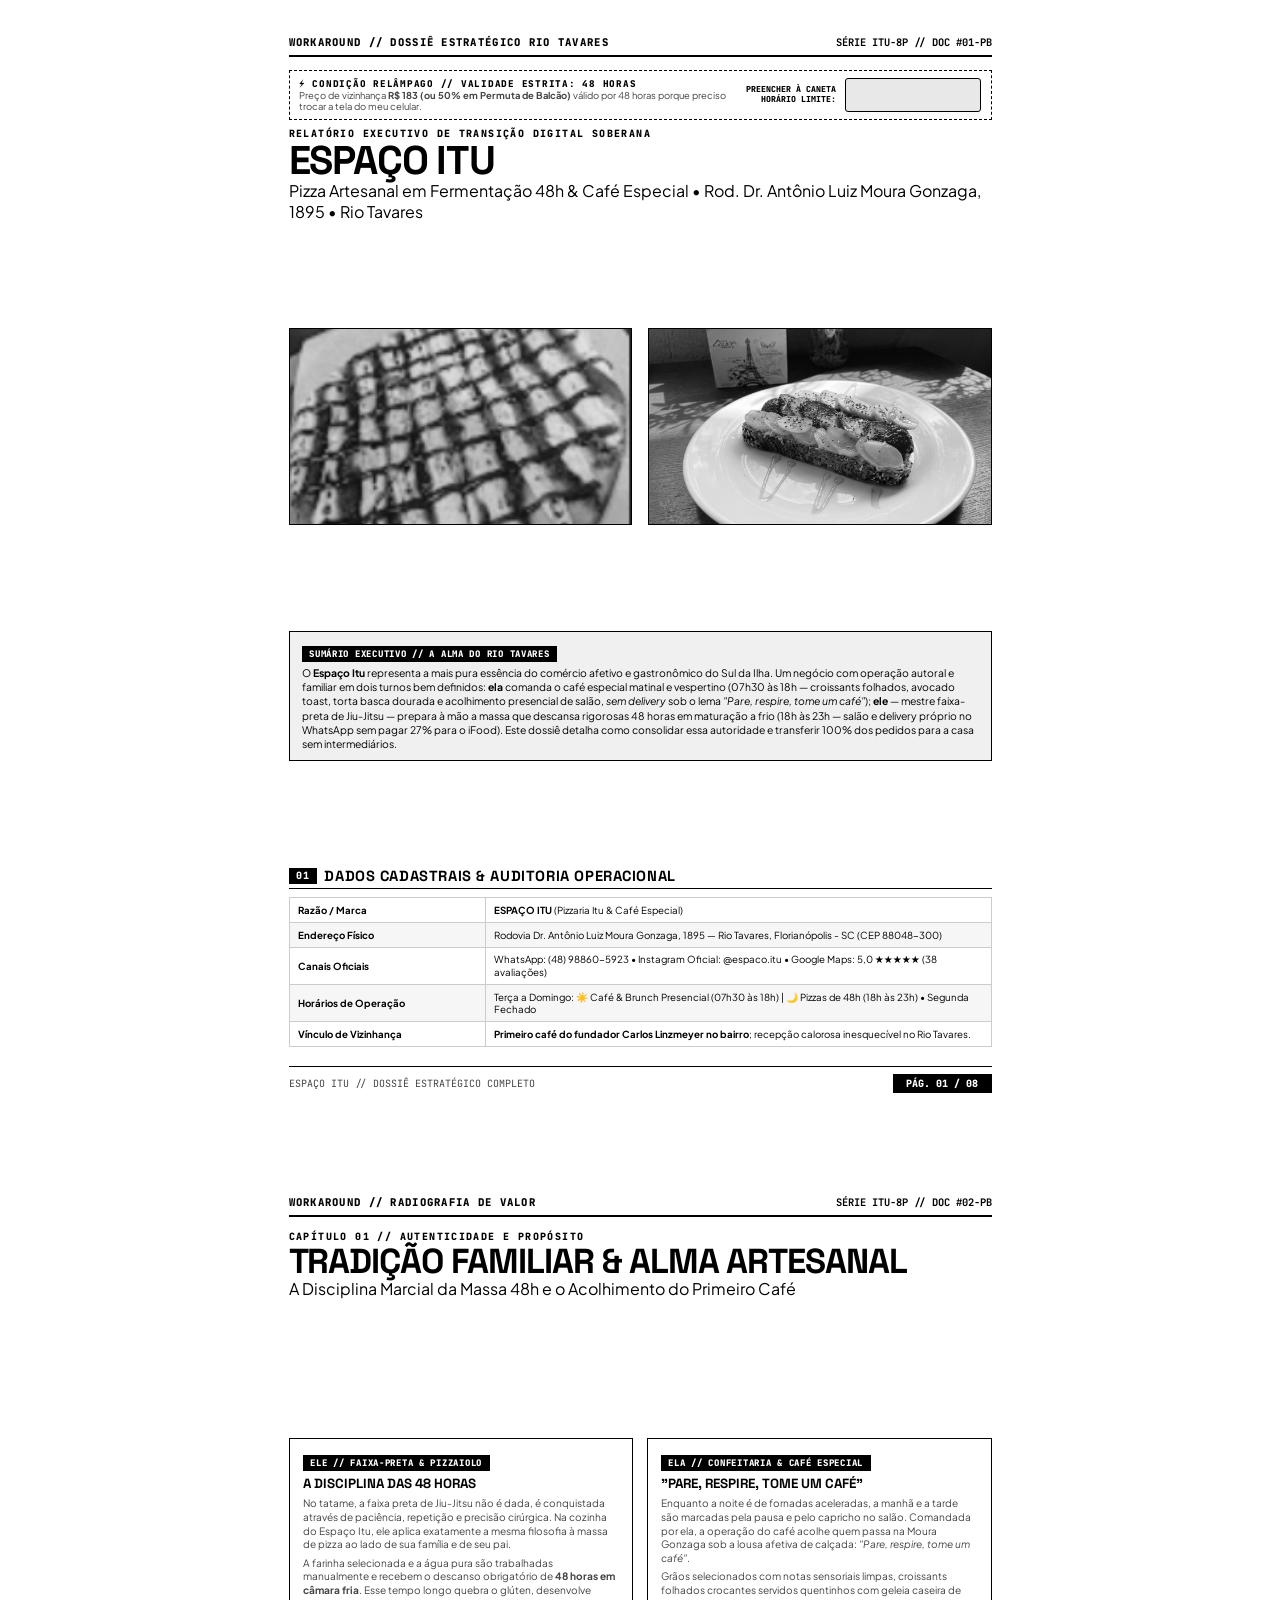
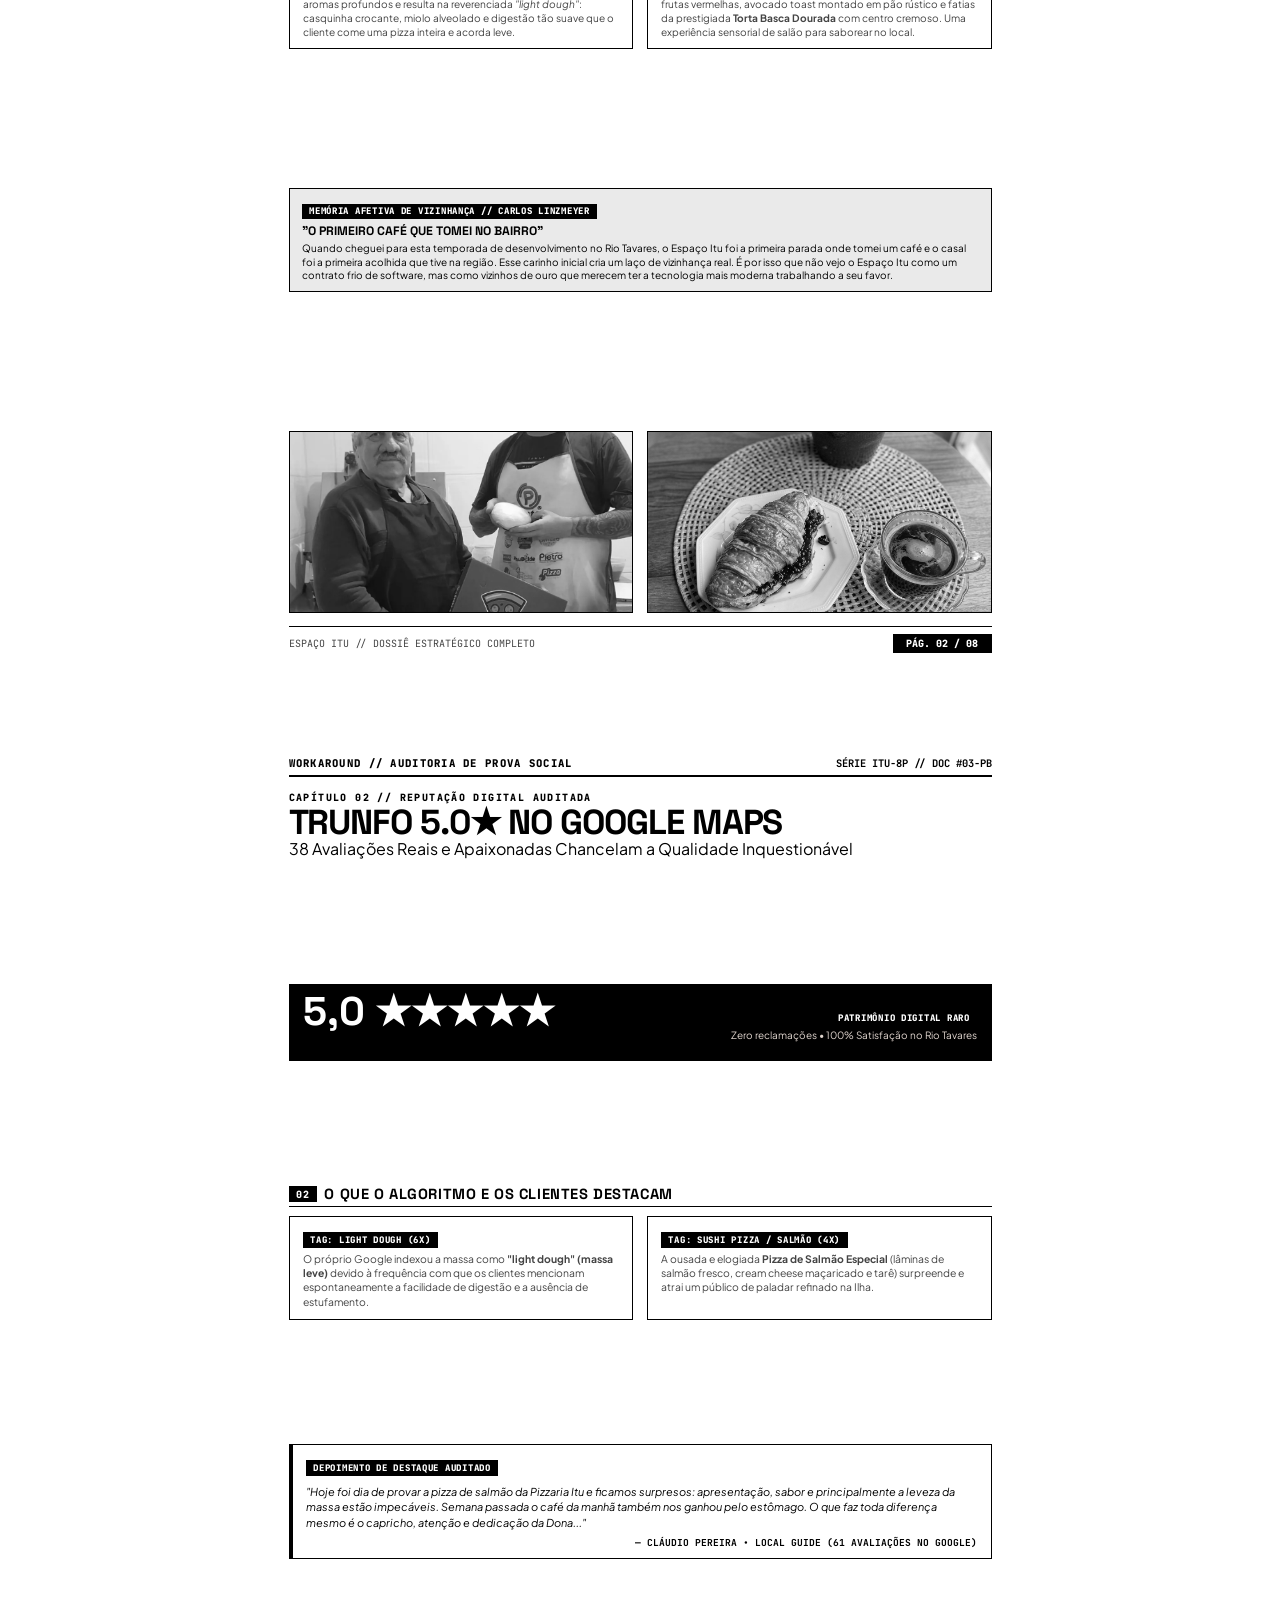
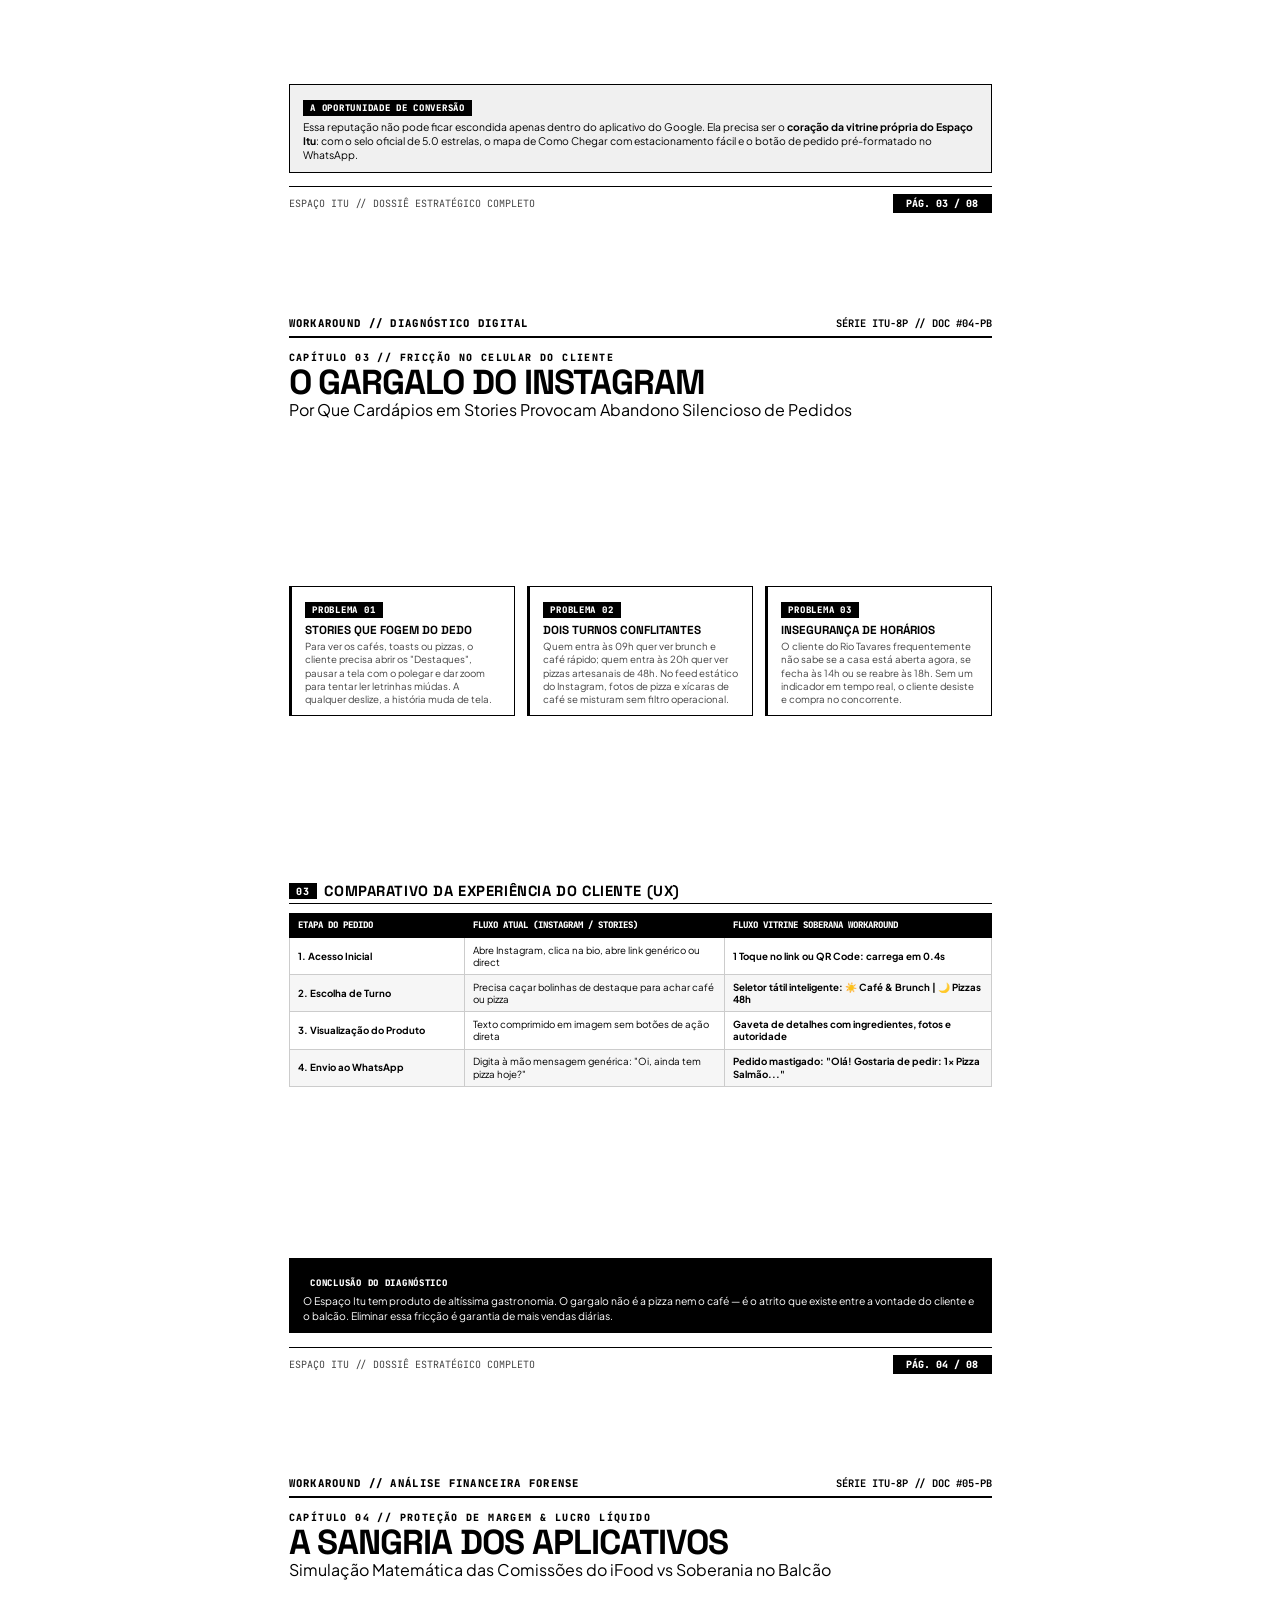
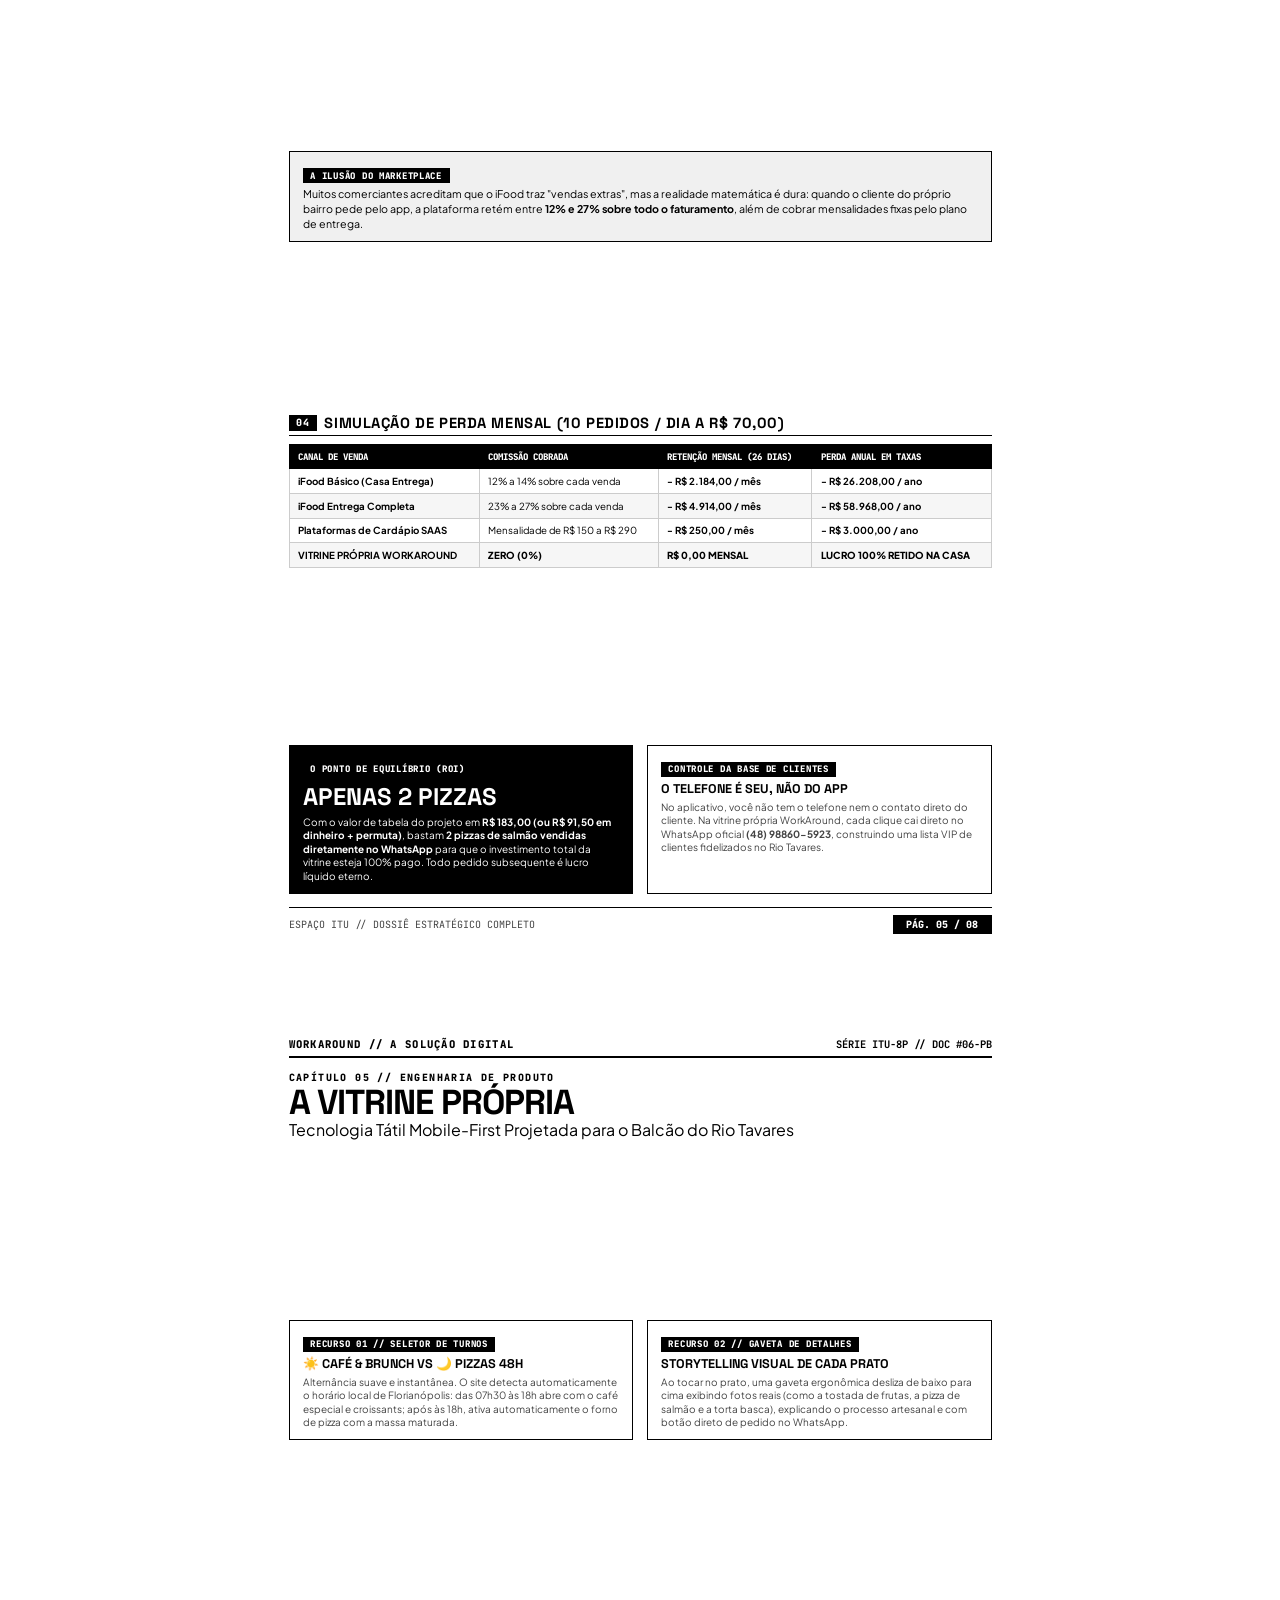
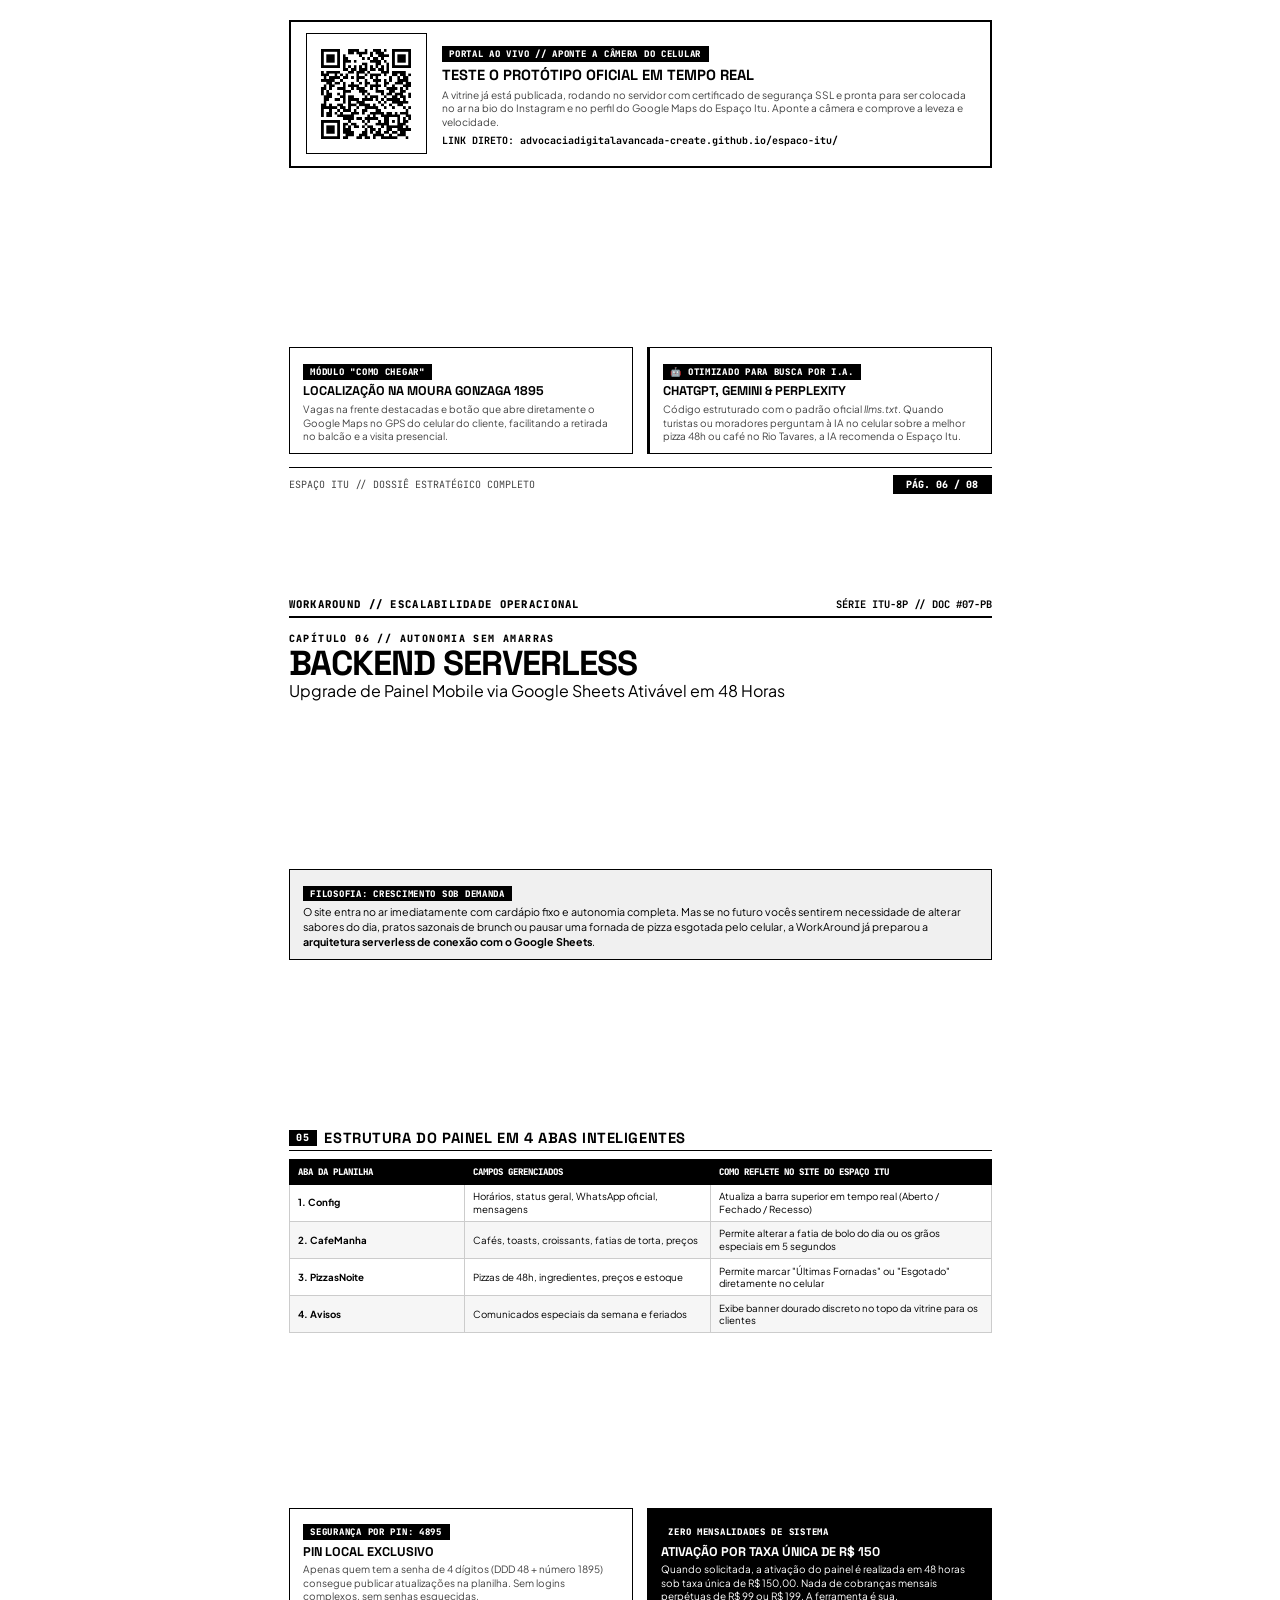
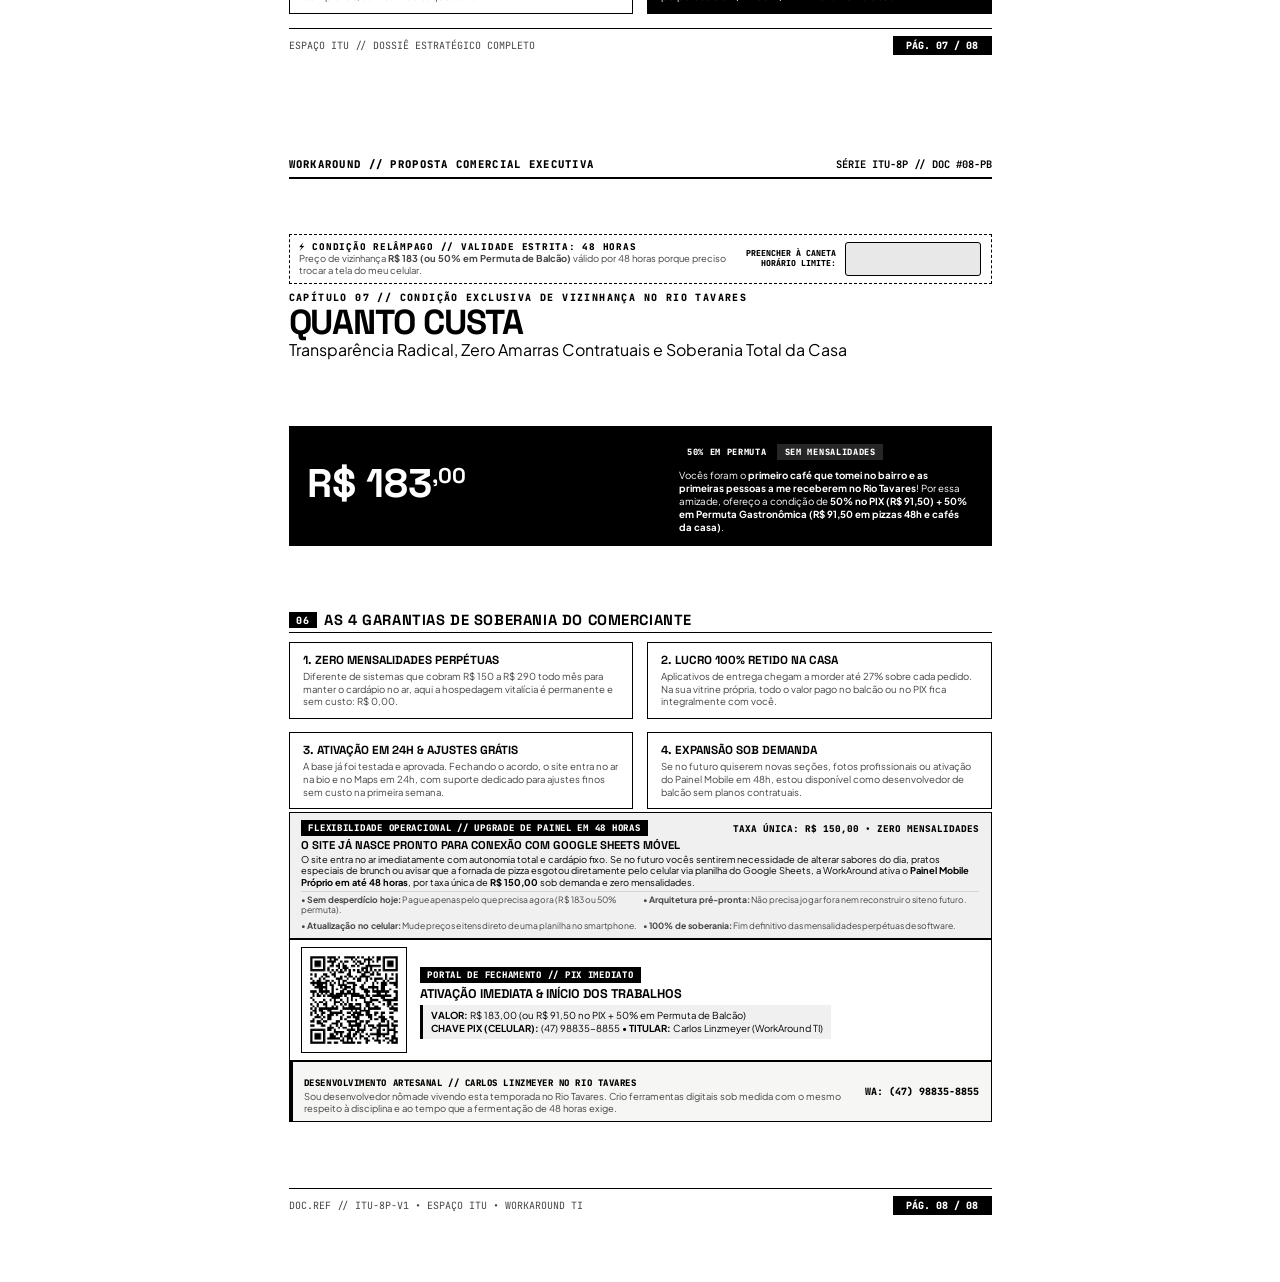
<file: relatorio/relatorio_espaco_itu_8paginas_pb.html>
<!DOCTYPE html>
<html lang="pt-BR">
<head>
<meta charset="UTF-8">
<title>Espaço Itu — Dossiê Estratégico e Proposta Executiva 8 Páginas (Monocromático P&B)</title>
<meta name="workaround:engine" content="Playwright / Edge Headless">
<meta name="workaround:format" content="A4-TENSION-GRID-8P">
<link rel="preconnect" href="https://fonts.googleapis.com">
<link rel="preconnect" href="https://fonts.gstatic.com" crossorigin>
<link href="https://fonts.googleapis.com/css2?family=Space+Grotesk:wght@500;600;700;800&family=Plus+Jakarta+Sans:wght@400;500;600;700;800&family=JetBrains+Mono:wght@500;700;800&display=swap" rel="stylesheet">
<style>
  @page {
    size: A4 portrait;
    margin: 0;
  }
  * {
    box-sizing: border-box;
    margin: 0;
    padding: 0;
  }
  :root {
    --bg-page: #FFFFFF;
    --c-primary: #000000;
    --c-accent: #000000;
    --c-accent-soft: #F0F0F0;
    --c-gold: #000000;
    --c-gold-bg: #EAEAEA;
    --c-ink: #000000;
    --c-ink-muted: #444444;
    --c-border: #CCCCCC;
    --c-border-strong: #000000;
    --c-surface: #FFFFFF;
  }
  body {
    background-color: #FFFFFF;
    font-family: 'Plus Jakarta Sans', sans-serif;
    color: var(--c-ink);
    -webkit-print-color-adjust: exact;
    print-color-adjust: exact;
  }
  .page {
    width: 210mm;
    height: 297mm;
    page-break-after: always;
    position: relative;
    padding: 7.5mm 12mm 7.5mm 12mm;
    overflow: hidden;
    background-color: var(--bg-page);
    display: flex;
    flex-direction: column;
    justify-content: space-between;
    margin: 0 auto 10mm auto;
    box-shadow: none;
  }
  @media print {
    body { background: transparent; }
    .page { margin: 0; box-shadow: none; }
  }
  .doc-header {
    height: 7.5mm;
    display: flex;
    justify-content: space-between;
    align-items: flex-end;
    border-bottom: 2px solid var(--c-border-strong);
    padding-bottom: 1.5mm;
    flex-shrink: 0;
  }
  .doc-header .tagline {
    font-family: 'JetBrains Mono', monospace;
    font-size: 8pt;
    font-weight: 800;
    letter-spacing: 0.12em;
    text-transform: uppercase;
    color: var(--c-primary);
  }
  .doc-header .serial {
    font-family: 'JetBrains Mono', monospace;
    font-size: 7.8pt;
    font-weight: 700;
    color: var(--c-accent);
  }
  .doc-footer {
    height: 7.5mm;
    display: flex;
    justify-content: space-between;
    align-items: center;
    border-top: 1.5px solid var(--c-border-strong);
    padding-top: 1.5mm;
    font-family: 'JetBrains Mono', monospace;
    font-size: 7.5pt;
    color: var(--c-ink-muted);
    flex-shrink: 0;
  }
  .doc-footer .page-indicator {
    font-weight: 800;
    background: var(--c-primary);
    color: #FFF;
    padding: 0.8mm 3.5mm;
  }
  .page-main {
    height: 260mm;
    display: flex;
    flex-direction: column;
    justify-content: space-between;
    flex-shrink: 0;
  }

  /* TIPOGRAFIA BAUHAUS */
  .kicker {
    font-family: 'JetBrains Mono', monospace;
    font-size: 7.5pt;
    font-weight: 800;
    letter-spacing: 0.14em;
    text-transform: uppercase;
    color: var(--c-accent);
    margin-bottom: 0.8mm;
  }
  h1.page-title {
    font-family: 'Space Grotesk', sans-serif;
    font-size: 26pt;
    line-height: 0.92;
    font-weight: 800;
    letter-spacing: -0.03em;
    text-transform: uppercase;
    color: var(--c-primary);
  }
  h2.page-subtitle {
    font-family: 'Space Grotesk', sans-serif;
    font-size: 9.5pt;
    font-weight: 700;
    color: var(--c-ink-muted);
    margin-top: 1mm;
    margin-bottom: 2mm;
  }
  h2.section-heading {
    font-family: 'Space Grotesk', sans-serif;
    font-size: 11pt;
    font-weight: 800;
    text-transform: uppercase;
    letter-spacing: 0.04em;
    color: var(--c-primary);
    border-bottom: 1.5px solid var(--c-border-strong);
    padding-bottom: 0.8mm;
    margin-bottom: 2.2mm;
    display: flex;
    align-items: center;
    gap: 2mm;
  }
  .sec-pill {
    background: var(--c-primary);
    color: #FFF;
    font-family: 'JetBrains Mono', monospace;
    font-size: 7.5pt;
    padding: 0.4mm 2mm;
    font-weight: 800;
  }
  .sec-pill.accent {
    background: var(--c-accent);
  }
  p.lead {
    font-size: 8.2pt;
    line-height: 1.42;
    color: var(--c-ink-muted);
    margin-bottom: 2.5mm;
  }

  /* COMPONENTES BAUHAUS */
  .b-box {
    border: 1.5px solid var(--c-border-strong);
    background: #FFF;
    padding: 2.5mm 3.5mm;
  }
  .b-box.dark {
    background: var(--c-primary);
    color: #FFF;
  }
  .b-box.accent {
    background: var(--c-accent-soft);
    border-color: var(--c-accent);
  }
  .b-box.gold {
    background: var(--c-gold-bg);
    border-color: var(--c-gold);
  }
  .tech-badge {
    font-family: 'JetBrains Mono', monospace;
    font-size: 6.8pt;
    font-weight: 800;
    text-transform: uppercase;
    letter-spacing: 0.08em;
    display: inline-block;
    padding: 0.5mm 2mm;
    background: var(--c-primary);
    color: #FFF;
    margin-bottom: 1mm;
  }
  .tech-badge.accent { background: var(--c-accent); }
  .tech-badge.gold { background: var(--c-gold); color: #FFF; }

  .grid-2col {
    display: grid;
    grid-template-columns: 1fr 1fr;
    gap: 3.5mm;
  }
  .grid-3col {
    display: grid;
    grid-template-columns: 1fr 1fr 1fr;
    gap: 3mm;
  }

  /* TABELAS */
  .b-table {
    width: 100%;
    border-collapse: collapse;
    font-size: 7.3pt;
    border: 1.5px solid var(--c-border-strong);
    margin: 1.5mm 0;
  }
  .b-table th {
    background: var(--c-primary);
    color: #FFF;
    font-family: 'JetBrains Mono', monospace;
    font-size: 6.8pt;
    font-weight: 800;
    text-transform: uppercase;
    padding: 1.5mm 2.2mm;
    text-align: left;
    border: 1px solid var(--c-primary);
  }
  .b-table td {
    padding: 1.5mm 2.2mm;
    border: 1px solid var(--c-border);
    line-height: 1.28;
    background: #FFF;
  }
  .b-table tr:nth-child(even) td {
    background: #F6F6F6;
  }

  /* MOLDURAS FOTOGRÁFICAS */
  .img-frame {
    border: 1.5px solid var(--c-border-strong);
    overflow: hidden;
    background: #EAE6E1;
    position: relative;
  }
  .img-frame img {
    width: 100%;
    height: 100%;
    object-fit: cover;
    display: block;
    filter: grayscale(100%);
  }

  /* CARIMBO DE VALIDADE 48H À CANETA */
  .urgency-stamp {
    border: 1.5px dashed var(--c-accent);
    background: #FFF;
    padding: 1.5mm 2.5mm;
    margin-bottom: 2mm;
    display: flex;
    justify-content: space-between;
    align-items: center;
    gap: 3mm;
  }
  .stamp-pen-box {
    border: 1px solid var(--c-border);
    background: var(--c-accent-soft);
    padding: 1mm 2.2mm;
    font-family: 'JetBrains Mono', monospace;
    font-size: 6.5pt;
    color: var(--c-primary);
    white-space: nowrap;
    line-height: 1.35;
  }
</style>
</head>
<body>

<!-- PÁGINA 01: CAPA MONUMENTAL & IDENTIDADE DO CLIENTE -->
<div class="page">
  <div class="doc-header">
    <div class="tagline">WORKAROUND // DOSSIÊ ESTRATÉGICO RIO TAVARES</div>
    <div class="serial">SÉRIE ITU-8P // DOC #01-PB</div>
  </div>
  <div class="page-main">
    <div>
      <!-- CARIMBO DE VALIDADE 48H À CANETA -->
      <div class="urgency-stamp" style="margin-bottom: 2mm;">
        <div>
          <div style="font-family:'JetBrains Mono', monospace; font-size:7pt; font-weight:800; color:var(--c-accent); text-transform:uppercase; letter-spacing:0.08em;">
            ⚡ CONDIÇÃO RELÂMPAGO // VALIDADE ESTRITA: 48 HORAS
          </div>
          <div style="font-size:7.1pt; line-height:1.25; color:var(--c-ink-muted);">
            Preço de vizinhança <strong>R$ 183 (ou 50% em Permuta de Balcão)</strong> válido por 48 horas porque preciso trocar a tela do meu celular.
          </div>
        </div>
        <div style="display:flex; align-items:center; gap:2.5mm; flex-shrink:0;">
          <div style="font-family:'JetBrains Mono', monospace; font-size:6.2pt; font-weight:800; color:var(--c-primary); text-align:right; line-height:1.15;">
            PREENCHER À CANETA<br>HORÁRIO LIMITE:
          </div>
          <div style="width: 36mm; height: 9mm; background: #E8E8E8; border: 1.5px solid var(--c-border-strong); border-radius: 3px;"></div>
        </div>
      </div>

      <div class="kicker">RELATÓRIO EXECUTIVO DE TRANSIÇÃO DIGITAL SOBERANA</div>
      <h1 class="page-title" style="font-size: 30pt;">ESPAÇO ITU</h1>
      <div class="page-subtitle">Pizza Artesanal em Fermentação 48h & Café Especial • Rod. Dr. Antônio Luiz Moura Gonzaga, 1895 • Rio Tavares</div>
    </div>

    <div class="grid-2col" style="gap: 4mm;">
      <div class="img-frame" style="height: 52mm;">
        <img src="../assets/foto_pizza_maps.png" alt="Pizza artesanal paulista de longa fermentação 48h">
      </div>
      <div class="img-frame" style="height: 52mm;">
        <img src="../assets/foto_tostada_insta_hd.jpg" alt="Tostada de frutas vermelhas e brunch artesanal do café">
      </div>
    </div>

    <div class="b-box accent" style="padding: 2.2mm 3.2mm;">
      <div class="tech-badge accent">SUMÁRIO EXECUTIVO // A ALMA DO RIO TAVARES</div>
      <p style="font-size: 7.8pt; line-height: 1.38; color: var(--c-ink);">
        O <strong>Espaço Itu</strong> representa a mais pura essência do comércio afetivo e gastronômico do Sul da Ilha. Um negócio com operação autoral e familiar em dois turnos bem definidos: <strong>ela</strong> comanda o café especial matinal e vespertino (07h30 às 18h — croissants folhados, avocado toast, torta basca dourada e acolhimento presencial de salão, <em>sem delivery</em> sob o lema <em>"Pare, respire, tome um café"</em>); <strong>ele</strong> — mestre faixa-preta de Jiu-Jitsu — prepara à mão a massa que descansa rigorosas 48 horas em maturação a frio (18h às 23h — salão e delivery próprio no WhatsApp sem pagar 27% para o iFood). Este dossiê detalha como consolidar essa autoridade e transferir 100% dos pedidos para a casa sem intermediários.
      </p>
    </div>

    <div>
      <h2 class="section-heading"><span class="sec-pill">01</span> DADOS CADASTRAIS & AUDITORIA OPERACIONAL</h2>
      <table class="b-table">
        <tr>
          <td style="width: 28%;"><strong>Razão / Marca</strong></td>
          <td style="width: 72%;"><strong>ESPAÇO ITU</strong> (Pizzaria Itu & Café Especial)</td>
        </tr>
        <tr>
          <td><strong>Endereço Físico</strong></td>
          <td>Rodovia Dr. Antônio Luiz Moura Gonzaga, 1895 — Rio Tavares, Florianópolis - SC (CEP 88048-300)</td>
        </tr>
        <tr>
          <td><strong>Canais Oficiais</strong></td>
          <td>WhatsApp: (48) 98860-5923 &bull; Instagram Oficial: @espaco.itu &bull; Google Maps: 5,0 ★★★★★ (38 avaliações)</td>
        </tr>
        <tr>
          <td><strong>Horários de Operação</strong></td>
          <td>Terça a Domingo: ☀️ Café & Brunch Presencial (07h30 às 18h) | 🌙 Pizzas de 48h (18h às 23h) &bull; Segunda Fechado</td>
        </tr>
        <tr>
          <td><strong>Vínculo de Vizinhança</strong></td>
          <td><strong>Primeiro café do fundador Carlos Linzmeyer no bairro</strong>; recepção calorosa inesquecível no Rio Tavares.</td>
        </tr>
      </table>
    </div>
  </div>
  <div class="doc-footer">
    <div>ESPAÇO ITU // DOSSIÊ ESTRATÉGICO COMPLETO</div>
    <div class="page-indicator">PÁG. 01 / 08</div>
  </div>
</div>

<!-- PÁGINA 02: TRADIÇÃO FAMILIAR & MEMÓRIA AFETIVA -->
<div class="page">
  <div class="doc-header">
    <div class="tagline">WORKAROUND // RADIOGRAFIA DE VALOR</div>
    <div class="serial">SÉRIE ITU-8P // DOC #02-PB</div>
  </div>
  <div class="page-main">
    <div>
      <div class="kicker">CAPÍTULO 01 // AUTENTICIDADE E PROPÓSITO</div>
      <h1 class="page-title">TRADIÇÃO FAMILIAR & ALMA ARTESANAL</h1>
      <div class="page-subtitle">A Disciplina Marcial da Massa 48h e o Acolhimento do Primeiro Café</div>
    </div>

    <div class="grid-2col">
      <div class="b-box">
        <div class="tech-badge">ELE // FAIXA-PRETA & PIZZAIOLO</div>
        <h3 style="font-family:'Space Grotesk', sans-serif; font-size:10pt; font-weight:800; margin-bottom:1.2mm; text-transform:uppercase;">A Disciplina das 48 Horas</h3>
        <p style="font-size:7.6pt; line-height:1.36; color:var(--c-ink-muted);">
          No tatame, a faixa preta de Jiu-Jitsu não é dada, é conquistada através de paciência, repetição e precisão cirúrgica. Na cozinha do Espaço Itu, ele aplica exatamente a mesma filosofia à massa de pizza ao lado de sua família e de seu pai. 
        </p>
        <p style="font-size:7.6pt; line-height:1.36; color:var(--c-ink-muted); margin-top:1.2mm;">
          A farinha selecionada e a água pura são trabalhadas manualmente e recebem o descanso obrigatório de <strong>48 horas em câmara fria</strong>. Esse tempo longo quebra o glúten, desenvolve aromas profundos e resulta na reverenciada <em>"light dough"</em>: casquinha crocante, miolo alveolado e digestão tão suave que o cliente come uma pizza inteira e acorda leve.
        </p>
      </div>

      <div class="b-box">
        <div class="tech-badge accent">ELA // CONFEITARIA & CAFÉ ESPECIAL</div>
        <h3 style="font-family:'Space Grotesk', sans-serif; font-size:10pt; font-weight:800; margin-bottom:1.2mm; text-transform:uppercase;">"Pare, Respire, Tome um Café"</h3>
        <p style="font-size:7.6pt; line-height:1.36; color:var(--c-ink-muted);">
          Enquanto a noite é de fornadas aceleradas, a manhã e a tarde são marcadas pela pausa e pelo capricho no salão. Comandada por ela, a operação do café acolhe quem passa na Moura Gonzaga sob a lousa afetiva de calçada: <em>"Pare, respire, tome um café"</em>.
        </p>
        <p style="font-size:7.6pt; line-height:1.36; color:var(--c-ink-muted); margin-top:1.2mm;">
          Grãos selecionados com notas sensoriais limpas, croissants folhados crocantes servidos quentinhos com geleia caseira de frutas vermelhas, avocado toast montado em pão rústico e fatias da prestigiada <strong>Torta Basca Dourada</strong> com centro cremoso. Uma experiência sensorial de salão para saborear no local.
        </p>
      </div>
    </div>

    <div class="b-box gold" style="padding: 2.2mm 3.2mm;">
      <div class="tech-badge gold">MEMÓRIA AFETIVA DE VIZINHANÇA // CARLOS LINZMEYER</div>
      <div style="font-family:'Space Grotesk', sans-serif; font-size:9.2pt; font-weight:800; margin-bottom:0.8mm; text-transform:uppercase;">
        "O Primeiro Café que Tomei no Bairro"
      </div>
      <p style="font-size:7.5pt; line-height:1.36; color:var(--c-ink);">
        Quando cheguei para esta temporada de desenvolvimento no Rio Tavares, o Espaço Itu foi a primeira parada onde tomei um café e o casal foi a primeira acolhida que tive na região. Esse carinho inicial cria um laço de vizinhança real. É por isso que não vejo o Espaço Itu como um contrato frio de software, mas como vizinhos de ouro que merecem ter a tecnologia mais moderna trabalhando a seu favor.
      </p>
    </div>

    <div class="grid-2col">
      <div class="img-frame" style="height: 48mm;">
        <img src="../assets/foto_donos_pizza.jpg" alt="Tradição familiar paulista: mestre da massa 48h ao lado do pai com a caixa da Pizza Itu">
      </div>
      <div class="img-frame" style="height: 48mm;">
        <img src="../assets/foto_croissant_insta_hd.jpg" alt="Croissant artesanal folhado com geleia de frutas e café especial">
      </div>
    </div>
  </div>
  <div class="doc-footer">
    <div>ESPAÇO ITU // DOSSIÊ ESTRATÉGICO COMPLETO</div>
    <div class="page-indicator">PÁG. 02 / 08</div>
  </div>
</div>

<!-- PÁGINA 03: AUDITORIA DO GOOGLE MAPS -->
<div class="page">
  <div class="doc-header">
    <div class="tagline">WORKAROUND // AUDITORIA DE PROVA SOCIAL</div>
    <div class="serial">SÉRIE ITU-8P // DOC #03-PB</div>
  </div>
  <div class="page-main">
    <div>
      <div class="kicker">CAPÍTULO 02 // REPUTAÇÃO DIGITAL AUDITADA</div>
      <h1 class="page-title">TRUNFO 5.0★ NO GOOGLE MAPS</h1>
      <div class="page-subtitle">38 Avaliações Reais e Apaixonadas Chancelam a Qualidade Inquestionável</div>
    </div>

    <div class="b-box dark">
      <div style="display:flex; justify-content:space-between; align-items:center;">
        <div>
          <div style="font-family:'Space Grotesk', sans-serif; font-size:30pt; font-weight:800; line-height:0.9;">5,0 ★★★★★</div>
          <div style="font-family:'JetBrains Mono', monospace; font-size:8.5pt; color:var(--c-gold); font-weight:700; margin-top:1.5mm;">
            NOTA MÁXIMA ABSOLUTA &bull; 38 AVALIAÇÕES ORGÂNICAS
          </div>
        </div>
        <div style="text-align:right;">
          <div class="tech-badge gold">PATRIMÔNIO DIGITAL RARO</div>
          <div style="font-size:7.5pt; color:#E0D5CE;">Zero reclamações &bull; 100% Satisfação no Rio Tavares</div>
        </div>
      </div>
    </div>

    <div>
      <h2 class="section-heading"><span class="sec-pill accent">02</span> O QUE O ALGORITMO E OS CLIENTES DESTACAM</h2>
      <div class="grid-2col">
        <div class="b-box">
          <div class="tech-badge">TAG: LIGHT DOUGH (6X)</div>
          <p style="font-size:7.8pt; line-height:1.38; color:var(--c-ink-muted);">
            O próprio Google indexou a massa como <strong>"light dough" (massa leve)</strong> devido à frequência com que os clientes mencionam espontaneamente a facilidade de digestão e a ausência de estufamento.
          </p>
        </div>
        <div class="b-box">
          <div class="tech-badge">TAG: SUSHI PIZZA / SALMÃO (4X)</div>
          <p style="font-size:7.8pt; line-height:1.38; color:var(--c-ink-muted);">
            A ousada e elogiada <strong>Pizza de Salmão Especial</strong> (lâminas de salmão fresco, cream cheese maçaricado e tarê) surpreende e atrai um público de paladar refinado na Ilha.
          </p>
        </div>
      </div>
    </div>

    <div class="b-box" style="border-left: 4px solid var(--c-accent); background: #FFF;">
      <div class="tech-badge accent">DEPOIMENTO DE DESTAQUE AUDITADO</div>
      <blockquote style="font-size: 8.2pt; line-height: 1.42; color: var(--c-ink); font-style: italic; margin-top: 1mm;">
        "Hoje foi dia de provar a pizza de salmão da Pizzaria Itu e ficamos surpresos: apresentação, sabor e principalmente a leveza da massa estão impecáveis. Semana passada o café da manhã também nos ganhou pelo estômago. O que faz toda diferença mesmo é o capricho, atenção e dedicação da Dona..."
      </blockquote>
      <div style="font-family:'JetBrains Mono', monospace; font-size:7.2pt; font-weight:700; color:var(--c-accent); margin-top:1.5mm; text-align:right;">
        — CLÁUDIO PEREIRA &bull; LOCAL GUIDE (61 AVALIAÇÕES NO GOOGLE)
      </div>
    </div>

    <div class="b-box accent">
      <div class="tech-badge">A OPORTUNIDADE DE CONVERSÃO</div>
      <p style="font-size:7.8pt; line-height:1.38; color:var(--c-ink);">
        Essa reputação não pode ficar escondida apenas dentro do aplicativo do Google. Ela precisa ser o <strong>coração da vitrine própria do Espaço Itu</strong>: com o selo oficial de 5.0 estrelas, o mapa de Como Chegar com estacionamento fácil e o botão de pedido pré-formatado no WhatsApp.
      </p>
    </div>
  </div>
  <div class="doc-footer">
    <div>ESPAÇO ITU // DOSSIÊ ESTRATÉGICO COMPLETO</div>
    <div class="page-indicator">PÁG. 03 / 08</div>
  </div>
</div>

<!-- PÁGINA 04: DIAGNÓSTICO DIGITAL & FRICÇÃO -->
<div class="page">
  <div class="doc-header">
    <div class="tagline">WORKAROUND // DIAGNÓSTICO DIGITAL</div>
    <div class="serial">SÉRIE ITU-8P // DOC #04-PB</div>
  </div>
  <div class="page-main">
    <div>
      <div class="kicker">CAPÍTULO 03 // FRICÇÃO NO CELULAR DO CLIENTE</div>
      <h1 class="page-title">O GARGALO DO INSTAGRAM</h1>
      <div class="page-subtitle">Por Que Cardápios em Stories Provocam Abandono Silencioso de Pedidos</div>
    </div>

    <div class="grid-3col">
      <div class="b-box" style="border-left: 3.5px solid var(--c-accent);">
        <div class="tech-badge accent">PROBLEMA 01</div>
        <div style="font-family:'Space Grotesk', sans-serif; font-size:8.8pt; font-weight:800; margin-bottom:1mm; text-transform:uppercase;">
          Stories que Fogem do Dedo
        </div>
        <p style="font-size:7.3pt; line-height:1.35; color:var(--c-ink-muted);">
          Para ver os cafés, toasts ou pizzas, o cliente precisa abrir os "Destaques", pausar a tela com o polegar e dar zoom para tentar ler letrinhas miúdas. A qualquer deslize, a história muda de tela.
        </p>
      </div>

      <div class="b-box" style="border-left: 3.5px solid var(--c-accent);">
        <div class="tech-badge accent">PROBLEMA 02</div>
        <div style="font-family:'Space Grotesk', sans-serif; font-size:8.8pt; font-weight:800; margin-bottom:1mm; text-transform:uppercase;">
          Dois Turnos Conflitantes
        </div>
        <p style="font-size:7.3pt; line-height:1.35; color:var(--c-ink-muted);">
          Quem entra às 09h quer ver brunch e café rápido; quem entra às 20h quer ver pizzas artesanais de 48h. No feed estático do Instagram, fotos de pizza e xícaras de café se misturam sem filtro operacional.
        </p>
      </div>

      <div class="b-box" style="border-left: 3.5px solid var(--c-accent);">
        <div class="tech-badge accent">PROBLEMA 03</div>
        <div style="font-family:'Space Grotesk', sans-serif; font-size:8.8pt; font-weight:800; margin-bottom:1mm; text-transform:uppercase;">
          Insegurança de Horários
        </div>
        <p style="font-size:7.3pt; line-height:1.35; color:var(--c-ink-muted);">
          O cliente do Rio Tavares frequentemente não sabe se a casa está aberta agora, se fecha às 14h ou se reabre às 18h. Sem um indicador em tempo real, o cliente desiste e compra no concorrente.
        </p>
      </div>
    </div>

    <div>
      <h2 class="section-heading"><span class="sec-pill">03</span> COMPARATIVO DA EXPERIÊNCIA DO CLIENTE (UX)</h2>
      <table class="b-table">
        <thead>
          <tr>
            <th style="width: 25%;">ETAPA DO PEDIDO</th>
            <th style="width: 37%;">FLUXO ATUAL (INSTAGRAM / STORIES)</th>
            <th style="width: 38%;">FLUXO VITRINE SOBERANA WORKAROUND</th>
          </tr>
        </thead>
        <tbody>
          <tr>
            <td><strong>1. Acesso Inicial</strong></td>
            <td>Abre Instagram, clica na bio, abre link genérico ou direct</td>
            <td style="font-weight:700;">1 Toque no link ou QR Code: carrega em 0.4s</td>
          </tr>
          <tr>
            <td><strong>2. Escolha de Turno</strong></td>
            <td>Precisa caçar bolinhas de destaque para achar café ou pizza</td>
            <td style="font-weight:700;">Seletor tátil inteligente: ☀️ Café & Brunch | 🌙 Pizzas 48h</td>
          </tr>
          <tr>
            <td><strong>3. Visualização do Produto</strong></td>
            <td>Texto comprimido em imagem sem botões de ação direta</td>
            <td style="font-weight:700;">Gaveta de detalhes com ingredientes, fotos e autoridade</td>
          </tr>
          <tr>
            <td><strong>4. Envio ao WhatsApp</strong></td>
            <td>Digita à mão mensagem genérica: "Oi, ainda tem pizza hoje?"</td>
            <td style="font-weight:700;">Pedido mastigado: "Olá! Gostaria de pedir: 1x Pizza Salmão..."</td>
          </tr>
        </tbody>
      </table>
    </div>

    <div class="b-box dark">
      <div class="tech-badge gold">CONCLUSÃO DO DIAGNÓSTICO</div>
      <p style="font-size:7.8pt; line-height:1.38; color:#FFF;">
        O Espaço Itu tem produto de altíssima gastronomia. O gargalo não é a pizza nem o café — é o atrito que existe entre a vontade do cliente e o balcão. Eliminar essa fricção é garantia de mais vendas diárias.
      </p>
    </div>
  </div>
  <div class="doc-footer">
    <div>ESPAÇO ITU // DOSSIÊ ESTRATÉGICO COMPLETO</div>
    <div class="page-indicator">PÁG. 04 / 08</div>
  </div>
</div>

<!-- PÁGINA 05: ANÁLISE FINANCEIRA & TAXAS DO IFOOD -->
<div class="page">
  <div class="doc-header">
    <div class="tagline">WORKAROUND // ANÁLISE FINANCEIRA FORENSE</div>
    <div class="serial">SÉRIE ITU-8P // DOC #05-PB</div>
  </div>
  <div class="page-main">
    <div>
      <div class="kicker">CAPÍTULO 04 // PROTEÇÃO DE MARGEM & LUCRO LÍQUIDO</div>
      <h1 class="page-title">A SANGRIA DOS APLICATIVOS</h1>
      <div class="page-subtitle">Simulação Matemática das Comissões do iFood vs Soberania no Balcão</div>
    </div>

    <div class="b-box accent">
      <div class="tech-badge accent">A ILUSÃO DO MARKETPLACE</div>
      <p style="font-size: 8.0pt; line-height: 1.40; color: var(--c-ink);">
        Muitos comerciantes acreditam que o iFood traz "vendas extras", mas a realidade matemática é dura: quando o cliente do próprio bairro pede pelo app, a plataforma retém entre <strong>12% e 27% sobre todo o faturamento</strong>, além de cobrar mensalidades fixas pelo plano de entrega.
      </p>
    </div>

    <div>
      <h2 class="section-heading"><span class="sec-pill">04</span> SIMULAÇÃO DE PERDA MENSAL (10 PEDIDOS / DIA A R$ 70,00)</h2>
      <table class="b-table">
        <thead>
          <tr>
            <th>CANAL DE VENDA</th>
            <th>COMISSÃO COBRADA</th>
            <th>RETENÇÃO MENSAL (26 DIAS)</th>
            <th>PERDA ANUAL EM TAXAS</th>
          </tr>
        </thead>
        <tbody>
          <tr>
            <td><strong>iFood Básico (Casa Entrega)</strong></td>
            <td>12% a 14% sobre cada venda</td>
            <td style="color:var(--c-accent); font-weight:700;">- R$ 2.184,00 / mês</td>
            <td style="color:var(--c-accent); font-weight:700;">- R$ 26.208,00 / ano</td>
          </tr>
          <tr>
            <td><strong>iFood Entrega Completa</strong></td>
            <td>23% a 27% sobre cada venda</td>
            <td style="color:var(--c-accent); font-weight:700;">- R$ 4.914,00 / mês</td>
            <td style="color:var(--c-accent); font-weight:700;">- R$ 58.968,00 / ano</td>
          </tr>
          <tr>
            <td><strong>Plataformas de Cardápio SAAS</strong></td>
            <td>Mensalidade de R$ 150 a R$ 290</td>
            <td style="color:var(--c-accent); font-weight:700;">- R$ 250,00 / mês</td>
            <td style="color:var(--c-accent); font-weight:700;">- R$ 3.000,00 / ano</td>
          </tr>
          <tr style="background: var(--c-gold-bg);">
            <td><strong>VITRINE PRÓPRIA WORKAROUND</strong></td>
            <td style="color:var(--c-primary); font-weight:800;">ZERO (0%)</td>
            <td style="color:var(--c-primary); font-weight:800;">R$ 0,00 MENSAL</td>
            <td style="color:var(--c-primary); font-weight:800;">LUCRO 100% RETIDO NA CASA</td>
          </tr>
        </tbody>
      </table>
    </div>

    <div class="grid-2col">
      <div class="b-box dark">
        <div class="tech-badge gold">O PONTO DE EQUILÍBRIO (ROI)</div>
        <div style="font-family:'Space Grotesk', sans-serif; font-size:18pt; font-weight:800; margin-bottom:1mm;">
          APENAS 2 PIZZAS
        </div>
        <p style="font-size:7.5pt; line-height:1.35; color:#FFF;">
          Com o valor de tabela do projeto em <strong>R$ 183,00 (ou R$ 91,50 em dinheiro + permuta)</strong>, bastam <strong>2 pizzas de salmão vendidas diretamente no WhatsApp</strong> para que o investimento total da vitrine esteja 100% pago. Todo pedido subsequente é lucro líquido eterno.
        </p>
      </div>

      <div class="b-box">
        <div class="tech-badge">CONTROLE DA BASE DE CLIENTES</div>
        <h3 style="font-family:'Space Grotesk', sans-serif; font-size:9.5pt; font-weight:800; margin-bottom:1mm; text-transform:uppercase;">
          O Telefone é Seu, Não do App
        </h3>
        <p style="font-size:7.5pt; line-height:1.35; color:var(--c-ink-muted);">
          No aplicativo, você não tem o telefone nem o contato direto do cliente. Na vitrine própria WorkAround, cada clique cai direto no WhatsApp oficial <strong>(48) 98860-5923</strong>, construindo uma lista VIP de clientes fidelizados no Rio Tavares.
        </p>
      </div>
    </div>
  </div>
  <div class="doc-footer">
    <div>ESPAÇO ITU // DOSSIÊ ESTRATÉGICO COMPLETO</div>
    <div class="page-indicator">PÁG. 05 / 08</div>
  </div>
</div>

<!-- PÁGINA 06: A SOLUÇÃO DIGITAL AO VIVO -->
<div class="page">
  <div class="doc-header">
    <div class="tagline">WORKAROUND // A SOLUÇÃO DIGITAL</div>
    <div class="serial">SÉRIE ITU-8P // DOC #06-PB</div>
  </div>
  <div class="page-main">
    <div>
      <div class="kicker">CAPÍTULO 05 // ENGENHARIA DE PRODUTO</div>
      <h1 class="page-title">A VITRINE PRÓPRIA</h1>
      <div class="page-subtitle">Tecnologia Tátil Mobile-First Projetada para o Balcão do Rio Tavares</div>
    </div>

    <div class="grid-2col">
      <div class="b-box">
        <div class="tech-badge">RECURSO 01 // SELETOR DE TURNOS</div>
        <h3 style="font-family:'Space Grotesk', sans-serif; font-size:9.5pt; font-weight:800; margin-bottom:1mm; text-transform:uppercase;">
          ☀️ Café & Brunch vs 🌙 Pizzas 48h
        </h3>
        <p style="font-size:7.5pt; line-height:1.35; color:var(--c-ink-muted);">
          Alternância suave e instantânea. O site detecta automaticamente o horário local de Florianópolis: das 07h30 às 18h abre com o café especial e croissants; após às 18h, ativa automaticamente o forno de pizza com a massa maturada.
        </p>
      </div>

      <div class="b-box">
        <div class="tech-badge">RECURSO 02 // GAVETA DE DETALHES</div>
        <h3 style="font-family:'Space Grotesk', sans-serif; font-size:9.5pt; font-weight:800; margin-bottom:1mm; text-transform:uppercase;">
          Storytelling Visual de Cada Prato
        </h3>
        <p style="font-size:7.5pt; line-height:1.35; color:var(--c-ink-muted);">
          Ao tocar no prato, uma gaveta ergonômica desliza de baixo para cima exibindo fotos reais (como a tostada de frutas, a pizza de salmão e a torta basca), explicando o processo artesanal e com botão direto de pedido no WhatsApp.
        </p>
      </div>
    </div>

    <!-- BOX DO QR CODE DE TESTE AO VIVO -->
    <div class="b-box" style="border: 2px solid var(--c-border-strong); padding: 3mm 4mm; display:flex; gap:4mm; align-items:center;">
      <div style="width: 32mm; height: 32mm; background:#FFF; border:1.5px solid var(--c-border-strong); padding:1mm; flex-shrink:0;">
        <img src="../assets/qr_prototipo_site.png" alt="QR Code Protótipo Espaço Itu" style="width:100%; height:100%; object-fit:contain; display:block;">
      </div>
      <div>
        <div class="tech-badge accent">PORTAL AO VIVO // APONTE A CÂMERA DO CELULAR</div>
        <div style="font-family:'Space Grotesk', sans-serif; font-size:11pt; font-weight:800; text-transform:uppercase; margin-bottom:1mm;">
          Teste o Protótipo Oficial em Tempo Real
        </div>
        <p style="font-size:7.6pt; line-height:1.35; color:var(--c-ink-muted);">
          A vitrine já está publicada, rodando no servidor com certificado de segurança SSL e pronta para ser colocada no ar na bio do Instagram e no perfil do Google Maps do Espaço Itu. Aponte a câmera e comprove a leveza e velocidade.
        </p>
        <div style="font-family:'JetBrains Mono', monospace; font-size:7.5pt; font-weight:700; color:var(--c-accent); margin-top:1.5mm;">
          LINK DIRETO: advocaciadigitalavancada-create.github.io/espaco-itu/
        </div>
      </div>
    </div>

    <div class="grid-2col">
      <div class="b-box">
        <div class="tech-badge">MÓDULO "COMO CHEGAR"</div>
        <h3 style="font-family:'Space Grotesk', sans-serif; font-size:9.5pt; font-weight:800; margin-bottom:1mm; text-transform:uppercase;">
          Localização na Moura Gonzaga 1895
        </h3>
        <p style="font-size:7.5pt; line-height:1.35; color:var(--c-ink-muted);">
          Vagas na frente destacadas e botão que abre diretamente o Google Maps no GPS do celular do cliente, facilitando a retirada no balcão e a visita presencial.
        </p>
      </div>

      <div class="b-box" style="border-left: 3.5px solid var(--c-accent);">
        <div class="tech-badge accent">🤖 OTIMIZADO PARA BUSCA POR I.A.</div>
        <h3 style="font-family:'Space Grotesk', sans-serif; font-size:9.5pt; font-weight:800; margin-bottom:1mm; text-transform:uppercase;">
          ChatGPT, Gemini & Perplexity
        </h3>
        <p style="font-size:7.5pt; line-height:1.35; color:var(--c-ink-muted);">
          Código estruturado com o padrão oficial <em>llms.txt</em>. Quando turistas ou moradores perguntam à IA no celular sobre a melhor pizza 48h ou café no Rio Tavares, a IA recomenda o Espaço Itu.
        </p>
      </div>
    </div>
  </div>
  <div class="doc-footer">
    <div>ESPAÇO ITU // DOSSIÊ ESTRATÉGICO COMPLETO</div>
    <div class="page-indicator">PÁG. 06 / 08</div>
  </div>
</div>

<!-- PÁGINA 07: ESCALABILIDADE OPERACIONAL & BACKEND 48H -->
<div class="page">
  <div class="doc-header">
    <div class="tagline">WORKAROUND // ESCALABILIDADE OPERACIONAL</div>
    <div class="serial">SÉRIE ITU-8P // DOC #07-PB</div>
  </div>
  <div class="page-main">
    <div>
      <div class="kicker">CAPÍTULO 06 // AUTONOMIA SEM AMARRAS</div>
      <h1 class="page-title">BACKEND SERVERLESS</h1>
      <div class="page-subtitle">Upgrade de Painel Mobile via Google Sheets Ativável em 48 Horas</div>
    </div>

    <div class="b-box accent">
      <div class="tech-badge accent">FILOSOFIA: CRESCIMENTO SOB DEMANDA</div>
      <p style="font-size: 8.0pt; line-height: 1.40; color: var(--c-ink);">
        O site entra no ar imediatamente com cardápio fixo e autonomia completa. Mas se no futuro vocês sentirem necessidade de alterar sabores do dia, pratos sazonais de brunch ou pausar uma fornada de pizza esgotada pelo celular, a WorkAround já preparou a <strong>arquitetura serverless de conexão com o Google Sheets</strong>.
      </p>
    </div>

    <div>
      <h2 class="section-heading"><span class="sec-pill">05</span> ESTRUTURA DO PAINEL EM 4 ABAS INTELIGENTES</h2>
      <table class="b-table">
        <thead>
          <tr>
            <th style="width: 25%;">ABA DA PLANILHA</th>
            <th style="width: 35%;">CAMPOS GERENCIADOS</th>
            <th style="width: 40%;">COMO REFLETE NO SITE DO ESPAÇO ITU</th>
          </tr>
        </thead>
        <tbody>
          <tr>
            <td><strong>1. Config</strong></td>
            <td>Horários, status geral, WhatsApp oficial, mensagens</td>
            <td>Atualiza a barra superior em tempo real (Aberto / Fechado / Recesso)</td>
          </tr>
          <tr>
            <td><strong>2. CafeManha</strong></td>
            <td>Cafés, toasts, croissants, fatias de torta, preços</td>
            <td>Permite alterar a fatia de bolo do dia ou os grãos especiais em 5 segundos</td>
          </tr>
          <tr>
            <td><strong>3. PizzasNoite</strong></td>
            <td>Pizzas de 48h, ingredientes, preços e estoque</td>
            <td>Permite marcar "Últimas Fornadas" ou "Esgotado" diretamente no celular</td>
          </tr>
          <tr>
            <td><strong>4. Avisos</strong></td>
            <td>Comunicados especiais da semana e feriados</td>
            <td>Exibe banner dourado discreto no topo da vitrine para os clientes</td>
          </tr>
        </tbody>
      </table>
    </div>

    <div class="grid-2col">
      <div class="b-box">
        <div class="tech-badge">SEGURANÇA POR PIN: 4895</div>
        <h3 style="font-family:'Space Grotesk', sans-serif; font-size:9.5pt; font-weight:800; margin-bottom:1mm; text-transform:uppercase;">
          PIN Local Exclusivo
        </h3>
        <p style="font-size:7.5pt; line-height:1.35; color:var(--c-ink-muted);">
          Apenas quem tem a senha de 4 dígitos (DDD 48 + número 1895) consegue publicar atualizações na planilha. Sem logins complexos, sem senhas esquecidas.
        </p>
      </div>

      <div class="b-box dark">
        <div class="tech-badge gold">ZERO MENSALIDADES DE SISTEMA</div>
        <h3 style="font-family:'Space Grotesk', sans-serif; font-size:9.5pt; font-weight:800; margin-bottom:1mm; text-transform:uppercase;">
          Ativação por Taxa Única de R$ 150
        </h3>
        <p style="font-size:7.5pt; line-height:1.35; color:#FFF;">
          Quando solicitada, a ativação do painel é realizada em 48 horas sob taxa única de R$ 150,00. Nada de cobranças mensais perpétuas de R$ 99 ou R$ 199. A ferramenta é sua.
        </p>
      </div>
    </div>
  </div>
  <div class="doc-footer">
    <div>ESPAÇO ITU // DOSSIÊ ESTRATÉGICO COMPLETO</div>
    <div class="page-indicator">PÁG. 07 / 08</div>
  </div>
</div>

<!-- PÁGINA 08: PROPOSTA COMERCIAL & CONDIÇÃO ESPECIAL DE VIZINHANÇA -->
<div class="page">
  <div class="doc-header">
    <div class="tagline">WORKAROUND // PROPOSTA COMERCIAL EXECUTIVA</div>
    <div class="serial">SÉRIE ITU-8P // DOC #08-PB</div>
  </div>
  <div class="page-main">
    <div class="header-group">
      <!-- CARIMBO DE VALIDADE 48H À CANETA -->
      <div class="urgency-stamp" style="margin-bottom: 2mm;">
        <div>
          <div style="font-family:'JetBrains Mono', monospace; font-size:7pt; font-weight:800; color:var(--c-accent); text-transform:uppercase; letter-spacing:0.08em;">
            ⚡ CONDIÇÃO RELÂMPAGO // VALIDADE ESTRITA: 48 HORAS
          </div>
          <div style="font-size:7.1pt; line-height:1.25; color:var(--c-ink-muted);">
            Preço de vizinhança <strong>R$ 183 (ou 50% em Permuta de Balcão)</strong> válido por 48 horas porque preciso trocar a tela do meu celular.
          </div>
        </div>
        <div style="display:flex; align-items:center; gap:2.5mm; flex-shrink:0;">
          <div style="font-family:'JetBrains Mono', monospace; font-size:6.2pt; font-weight:800; color:var(--c-primary); text-align:right; line-height:1.15;">
            PREENCHER À CANETA<br>HORÁRIO LIMITE:
          </div>
          <div style="width: 36mm; height: 9mm; background: #E8E8E8; border: 1.5px solid var(--c-border-strong); border-radius: 3px;"></div>
        </div>
      </div>

      <div class="kicker">CAPÍTULO 07 // CONDIÇÃO EXCLUSIVA DE VIZINHANÇA NO RIO TAVARES</div>
      <h1 class="page-title">QUANTO CUSTA</h1>
      <div class="page-subtitle">Transparência Radical, Zero Amarras Contratuais e Soberania Total da Casa</div>
    </div>

    <!-- FAIXA MONUMENTAL DE PREÇO COM PERMUTA -->
    <div class="b-box dark" style="padding: 3mm 4.5mm;">
      <div style="display:grid; grid-template-columns: 1.1fr 0.9fr; gap: 3.5mm; align-items:center;">
        <div>
          <div style="font-family:'JetBrains Mono', monospace; font-size:7pt; font-weight:800; letter-spacing:0.1em; color:var(--c-gold); text-transform:uppercase;">
            INVESTIMENTO ÚNICO // CHAVE NA MÃO
          </div>
          <div style="font-family:'Space Grotesk', sans-serif; font-size:30pt; font-weight:800; line-height:0.9; color:#FFF;">
            R$ 183<span style="font-size:16pt; vertical-align:super;">,00</span>
          </div>
          <div style="font-family:'JetBrains Mono', monospace; font-size:6.8pt; letter-spacing:0.06em; text-transform:uppercase; color:var(--c-gold); margin-top:1.2mm;">
            PAGAMENTO ÚNICO NO PIX &bull; ENTREGA EM 24 HORAS
          </div>
        </div>
        <div>
          <div style="margin-bottom:1.5mm;">
            <span class="tech-badge gold" style="font-size:6.5pt;">50% EM PERMUTA</span>
            <span class="tech-badge" style="background:rgba(255,255,255,0.15); font-size:6.5pt;">SEM MENSALIDADES</span>
          </div>
          <p style="font-size:7.3pt; line-height:1.32; color:#FFF;">
            Vocês foram o <strong>primeiro café que tomei no bairro e as primeiras pessoas a me receberem no Rio Tavares</strong>! Por essa amizade, ofereço a condição de <strong>50% no PIX (R$ 91,50) + 50% em Permuta Gastronômica (R$ 91,50 em pizzas 48h e cafés da casa)</strong>.
          </p>
        </div>
      </div>
    </div>

    <!-- AS 4 GARANTIAS FUNDAMENTAIS -->
    <div>
      <h2 class="section-heading"><span class="sec-pill">06</span> AS 4 GARANTIAS DE SOBERANIA DO COMERCIANTE</h2>
      <div class="grid-2col">
        <div class="b-box">
          <div style="font-family:'Space Grotesk', sans-serif; font-size:8.8pt; font-weight:800; color:var(--c-primary); margin-bottom:0.8mm; text-transform:uppercase;">
            1. Zero Mensalidades Perpétuas
          </div>
          <p style="font-size:7.2pt; line-height:1.32; color:var(--c-ink-muted);">
            Diferente de sistemas que cobram R$ 150 a R$ 290 todo mês para manter o cardápio no ar, aqui a hospedagem vitalícia é permanente e sem custo: R$ 0,00.
          </p>
        </div>
        <div class="b-box">
          <div style="font-family:'Space Grotesk', sans-serif; font-size:8.8pt; font-weight:800; color:var(--c-primary); margin-bottom:0.8mm; text-transform:uppercase;">
            2. Lucro 100% Retido na Casa
          </div>
          <p style="font-size:7.2pt; line-height:1.32; color:var(--c-ink-muted);">
            Aplicativos de entrega chegam a morder até 27% sobre cada pedido. Na sua vitrine própria, todo o valor pago no balcão ou no PIX fica integralmente com você.
          </p>
        </div>
        <div class="b-box">
          <div style="font-family:'Space Grotesk', sans-serif; font-size:8.8pt; font-weight:800; color:var(--c-primary); margin-bottom:0.8mm; text-transform:uppercase;">
            3. Ativação em 24h & Ajustes Grátis
          </div>
          <p style="font-size:7.2pt; line-height:1.32; color:var(--c-ink-muted);">
            A base já foi testada e aprovada. Fechando o acordo, o site entra no ar na bio e no Maps em 24h, com suporte dedicado para ajustes finos sem custo na primeira semana.
          </p>
        </div>
        <div class="b-box">
          <div style="font-family:'Space Grotesk', sans-serif; font-size:8.8pt; font-weight:800; color:var(--c-primary); margin-bottom:0.8mm; text-transform:uppercase;">
            4. Expansão Sob Demanda
          </div>
          <p style="font-size:7.2pt; line-height:1.32; color:var(--c-ink-muted);">
            Se no futuro quiserem novas seções, fotos profissionais ou ativação do Painel Mobile em 48h, estou disponível como desenvolvedor de balcão sem planos contratuais.
          </p>
        </div>
      </div>
    <!-- ESCALABILIDADE OPERACIONAL (UPGRADE EM 48H) -->
    <div class="b-box accent" style="padding: 1.8mm 3mm; margin-top: 1mm;">
      <div style="display:flex; justify-content:space-between; align-items:center; margin-bottom:0.6mm;">
        <div class="tech-badge accent" style="margin-bottom:0; font-size:6.8pt;">FLEXIBILIDADE OPERACIONAL // UPGRADE DE PAINEL EM 48 HORAS</div>
        <div style="font-family:'JetBrains Mono', monospace; font-size:7pt; font-weight:800; color:var(--c-accent);">
          TAXA ÚNICA: R$ 150,00 • ZERO MENSALIDADES
        </div>
      </div>
      <div style="font-family:'Space Grotesk', sans-serif; font-size:8.5pt; font-weight:800; color:var(--c-primary); margin-bottom:0.4mm; text-transform:uppercase;">
        O Site já Nasce Pronto para Conexão com Google Sheets Móvel
      </div>
      <p style="font-size:7pt; line-height:1.24; color:var(--c-ink); margin-bottom:0.8mm;">
        O site entra no ar imediatamente com autonomia total e cardápio fixo. Se no futuro vocês sentirem necessidade de alterar sabores do dia, pratos especiais de brunch ou avisar que a fornada de pizza esgotou diretamente pelo celular via planilha do Google Sheets, a WorkAround ativa o <strong>Painel Mobile Próprio em até 48 horas</strong>, por taxa única de <strong>R$ 150,00</strong> sob demanda e zero mensalidades.
      </p>
      <div style="display:grid; grid-template-columns:1fr 1fr; gap:1.5mm; font-size:6.5pt; line-height:1.20; color:var(--c-ink-muted); border-top:1px solid rgba(184,74,40,0.2); padding-top:0.6mm;">
        <div>&bull; <strong>Sem desperdício hoje:</strong> Pague apenas pelo que precisa agora (R$ 183 ou 50% permuta).</div>
        <div>&bull; <strong>Arquitetura pré-pronta:</strong> Não precisa jogar fora nem reconstruir o site no futuro.</div>
        <div>&bull; <strong>Atualização no celular:</strong> Mude preços e itens direto de uma planilha no smartphone.</div>
        <div>&bull; <strong>100% de soberania:</strong> Fim definitivo das mensalidades perpétuas de software.</div>
      </div>
    </div>

    <!-- PORTAL PIX DE FECHAMENTO -->
    <div class="b-box" style="padding: 1.8mm 3mm; display:flex; gap:3.5mm; align-items:center;">
      <div style="width: 28mm; height: 28mm; background:#FFF; border:1.5px solid var(--c-border-strong); padding:1mm; flex-shrink:0;">
        <img src="../assets/qr_pix_carlos.png" alt="QR Code PIX Carlos Linzmeyer" style="width:100%; height:100%; object-fit:contain; display:block;">
      </div>
      <div>
        <div class="tech-badge accent">PORTAL DE FECHAMENTO // PIX IMEDIATO</div>
        <div style="font-family:'Space Grotesk', sans-serif; font-size:9.5pt; font-weight:800; text-transform:uppercase; margin-bottom:0.6mm;">
          Ativação Imediata & Início dos Trabalhos
        </div>
        <div style="padding: 1.2mm 2.2mm; background: var(--c-accent-soft); border-left: 3px solid var(--c-primary); font-size: 7.2pt; line-height: 1.35;">
          <strong>VALOR:</strong> R$ 183,00 (ou R$ 91,50 no PIX + 50% em Permuta de Balcão)<br>
          <strong>CHAVE PIX (CELULAR):</strong> (47) 98835-8855 &bull; <strong>TITULAR:</strong> Carlos Linzmeyer (WorkAround TI)
        </div>
      </div>
    </div>

    <!-- MANIFESTO WORKAROUND -->
    <div class="b-box" style="padding: 1.8mm 3mm; border-left: 4px solid var(--c-accent); background: rgba(44, 27, 17, 0.04);">
      <div style="display:flex; justify-content:space-between; align-items:center;">
        <div>
          <span style="font-family:'JetBrains Mono', monospace; font-size:6.8pt; font-weight:800; color:var(--c-primary); text-transform:uppercase; letter-spacing:0.06em;">
            DESENVOLVIMENTO ARTESANAL // CARLOS LINZMEYER NO RIO TAVARES
          </span>
          <div style="font-size:7.1pt; color:var(--c-ink-muted); margin-top:0.4mm; line-height:1.24;">
            Sou desenvolvedor nômade vivendo esta temporada no Rio Tavares. Crio ferramentas digitais sob medida com o mesmo respeito à disciplina e ao tempo que a fermentação de 48 horas exige.
          </div>
        </div>
        <div style="font-family:'JetBrains Mono', monospace; font-size:7.5pt; font-weight:800; color:var(--c-primary); white-space:nowrap; margin-left:3mm;">
          WA: (47) 98835-8855
        </div>
      </div>
    </div>
  </div>
  <div class="doc-footer">
    <div>DOC.REF // ITU-8P-V1 &bull; ESPAÇO ITU &bull; WORKAROUND TI</div>
    <div class="page-indicator">PÁG. 08 / 08</div>
  </div>
</div>

</body>
</html>
</file>
